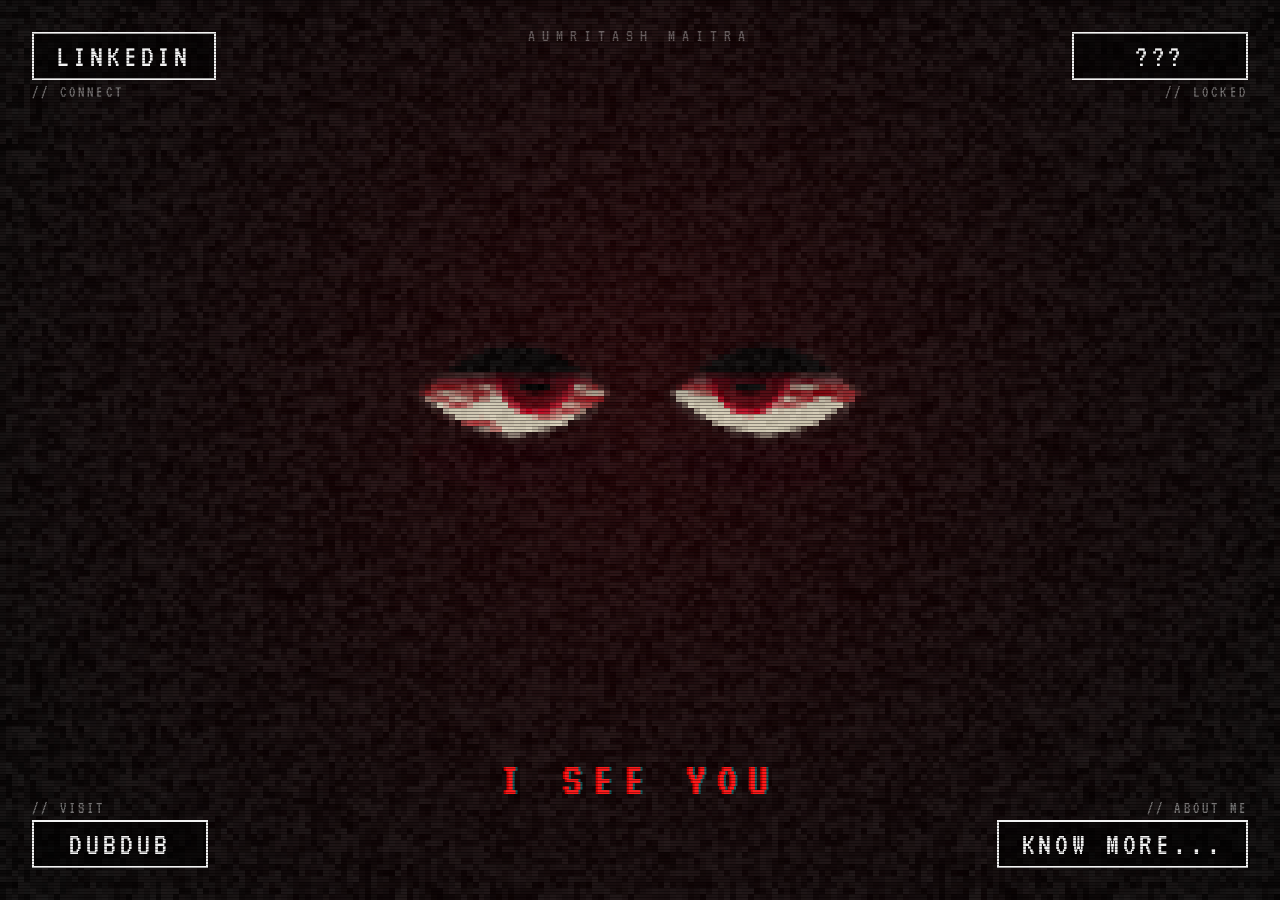
<file: index.html>
<!DOCTYPE html>
<html lang="en">
<head>
    <script src="assets/dead.js"></script>
    <meta charset="UTF-8">
    <meta name="viewport" content="width=device-width, initial-scale=1.0">
    <title>Aumritash Maitra - Product and growth at dubdub</title>
    <link rel="icon" href="/assets/favicon.svg" type="image/svg+xml">
    <meta name="description" content="Aumritash Maitra is a product and growth operator at dubdub in Bengaluru. Before that: Leagues ApS in Copenhagen (2024 to 2026) and CaptainSide, a gaming company he co-founded.">
    <link rel="canonical" href="https://aumritash.com/">
    <meta property="og:type" content="profile">
    <meta property="og:site_name" content="Aumritash Maitra">
    <meta property="og:title" content="Aumritash Maitra - Product and growth at dubdub">
    <meta property="og:description" content="Aumritash Maitra is a product and growth operator at dubdub in Bengaluru. Before that: Leagues ApS in Copenhagen (2024 to 2026) and CaptainSide, a gaming company he co-founded.">
    <meta property="og:url" content="https://aumritash.com/">
    <meta name="twitter:card" content="summary_large_image">
    <meta name="twitter:image" content="https://aumritash.com/assets/img/preview.png">
    <meta property="og:image" content="https://aumritash.com/assets/img/preview.png">
    <meta property="og:image:width" content="1200">
    <meta property="og:image:height" content="630">
    <meta property="og:image:alt" content="Two red eyes in the dark above the words I SEE YOU">
    <script type="application/ld+json">{"@context":"https://schema.org","@type":"Person","name":"Aumritash Maitra","url":"https://aumritash.com/","jobTitle":"Product and growth operator","worksFor":{"@type":"Organization","name":"dubdub"},"homeLocation":{"@type":"Place","name":"Bengaluru, India"},"description":"Aumritash Maitra is a product and growth operator at dubdub in Bengaluru. Before that: Leagues ApS in Copenhagen (2024 to 2026) and CaptainSide, a gaming company he co-founded.","sameAs":["https://www.linkedin.com/in/aumritashmaitra/"]}</script>
    <link rel="preconnect" href="https://fonts.googleapis.com">
    <link href="https://fonts.googleapis.com/css2?family=Nunito:wght@900&family=VT323&display=swap" rel="stylesheet">
    <style>
        :root {
            --red: #ff1a1a;
            --white: #f2f2f2;
            --linkedin: #0a66c2;
            --dub: #f4632b;
            --dub-brow: #c0391a;
        }

        * { margin: 0; padding: 0; box-sizing: border-box; }

        html, body { height: 100%; }

        body {
            background: #050505;
            color: var(--white);
            font-family: 'VT323', monospace;
            overflow: hidden;
            cursor: crosshair;
            -webkit-tap-highlight-color: transparent;
        }

        /* The whole scene is drawn small and blown up, PSX-style */
        #screen {
            position: fixed;
            inset: 0;
            width: 100%;
            height: 100%;
            image-rendering: pixelated;
            image-rendering: crisp-edges;
        }

        body.hit #screen { animation: hit 0.18s steps(3) 1; }

        /* Cut to black when heading into the chapters */
        body::before {
            content: '';
            position: fixed;
            inset: 0;
            background: #000;
            opacity: 0;
            pointer-events: none;
            z-index: 60;
            transition: opacity 0.5s steps(4);
        }

        body.leaving::before { opacity: 1; }

        @keyframes hit {
            0% { transform: translate(0, 0); }
            33% { transform: translate(-6px, 3px); }
            66% { transform: translate(5px, -4px); }
            100% { transform: translate(0, 0); }
        }

        /* Scanlines on top of everything */
        body::after {
            content: '';
            position: fixed;
            inset: 0;
            pointer-events: none;
            z-index: 50;
            background: repeating-linear-gradient(to bottom, rgba(0, 0, 0, 0.35) 0 1px, transparent 1px 3px);
        }

        .name {
            position: fixed;
            top: 1.7rem;
            left: 50%;
            transform: translateX(-50%);
            font-size: 1.1rem;
            letter-spacing: 0.4em;
            color: rgba(242, 242, 242, 0.35);
            z-index: 5;
            white-space: nowrap;
        }

        .caption {
            position: fixed;
            left: 0;
            right: 0;
            text-align: center;
            font-size: clamp(1.8rem, 4.5vw, 3rem);
            letter-spacing: 0.25em;
            color: var(--red);
            text-shadow: 2px 0 rgba(0, 255, 255, 0.35), -2px 0 rgba(255, 0, 0, 0.8);
            z-index: 5;
            pointer-events: none;
            animation: jitter 0.12s steps(2) infinite;
        }

        body.state-linkedin .caption,
        body.state-dubdub .caption { color: #fff; text-shadow: 2px 2px 0 rgba(0, 0, 0, 0.35); animation: none; }

        @keyframes jitter {
            0% { transform: translate(0, 0); }
            50% { transform: translate(1px, -1px); }
        }

        /* ── Corner buttons: ULTRAKILL menu style (white box, inverts on hover) ── */
        .corner {
            position: fixed;
            z-index: 10;
            text-decoration: none;
            display: flex;
            flex-direction: column;
            gap: 0.25rem;
        }

        .tl { top: 2rem; left: 2rem; }
        .tr { top: 2rem; right: 2rem; align-items: flex-end; }
        .bl { bottom: 2rem; left: 2rem; flex-direction: column-reverse; }
        .br { bottom: 2rem; right: 2rem; align-items: flex-end; flex-direction: column-reverse; }

        .btn {
            font-family: 'VT323', monospace;
            font-size: 2rem;
            line-height: 1;
            letter-spacing: 0.12em;
            text-transform: uppercase;
            color: var(--white);
            background: rgba(0, 0, 0, 0.55);
            border: 2px solid var(--white);
            padding: 0.4rem 1.4rem 0.35rem;
            min-width: 11rem;
            text-align: center;
            display: inline-flex;
            align-items: center;
            justify-content: center;
            gap: 0.6rem;
            white-space: nowrap;
        }

        .sub {
            font-size: 1rem;
            letter-spacing: 0.2em;
            color: rgba(242, 242, 242, 0.45);
        }

        .corner:hover .btn, .corner.active .btn {
            background: var(--white);
            color: #000;
        }

        .corner:hover .sub, .corner.active .sub { color: var(--red); }

        .corner:active .btn { background: var(--red); border-color: var(--red); color: #000; }

        /* After a first tap on a touch screen: the label under the button asks for the second one */
        .corner.armed .sub { color: var(--red); font-size: 1.25rem; letter-spacing: 0.16em; animation: tap-again 0.9s steps(1) infinite; }
        @keyframes tap-again { 0%, 60% { opacity: 1; } 61%, 100% { opacity: 0.35; } }
        @media (prefers-reduced-motion: reduce) { .corner.armed .sub { animation: none; } }

        .tr.active .btn { border-style: dashed; background: transparent; color: var(--red); border-color: var(--red); }

        .brand { display: none; }

        body.flooded .corner:not(.active) { opacity: 0.4; }

        /* LinkedIn: the button turns into LinkedIn */
        .tl.active .btn {
            font-family: -apple-system, 'Segoe UI', Roboto, Helvetica, Arial, sans-serif;
            font-size: 1.05rem;
            font-weight: 600;
            letter-spacing: 0;
            text-transform: none;
            background: #fff;
            color: var(--linkedin);
            border-color: #fff;
            border-radius: 999px;
            padding: 0.5rem 1.2rem 0.5rem 0.55rem;
            box-shadow: 0 6px 20px rgba(0, 0, 0, 0.25);
            min-width: 0;
        }

        .in-badge {
            width: 30px;
            height: 30px;
            border-radius: 6px;
            background: var(--linkedin);
            color: #fff;
            font-weight: 700;
            font-size: 1.15rem;
            display: inline-flex;
            align-items: center;
            justify-content: center;
        }

        /* dubdub: the button turns into dubdub */
        .bl.active .btn {
            font-family: 'Nunito', sans-serif;
            font-weight: 900;
            font-size: 1.35rem;
            letter-spacing: 0;
            text-transform: none;
            background: #fff8f0;
            color: var(--dub);
            border-color: #fff8f0;
            border-radius: 18px;
            box-shadow: 0 6px 0 var(--dub-brow);
            padding: 0.35rem 1.2rem 0.35rem 0.55rem;
            min-width: 0;
        }

        .dub-icon { width: 34px; height: 34px; }

        .corner.active .plain { display: none; }
        .corner.active .brand { display: inline-flex; align-items: center; gap: 0.6rem; }

        /* ── Style meter ── */
        .style {
            position: fixed;
            right: 2rem;
            top: 50%;
            transform: translateY(-50%);
            width: 13rem;
            z-index: 6;
            pointer-events: none;
            opacity: 0;
            transition: opacity 0.3s;
        }

        .style.on { opacity: 1; }

        .style-label {
            font-size: 1rem;
            letter-spacing: 0.3em;
            color: rgba(242, 242, 242, 0.5);
        }

        .style-rank {
            display: flex;
            align-items: baseline;
            gap: 0.6rem;
            line-height: 1;
        }

        .style-letter { font-size: 4.2rem; text-shadow: 3px 3px 0 #000; }
        .style-word { font-size: 1.5rem; letter-spacing: 0.12em; }

        .style-bar {
            height: 6px;
            background: rgba(255, 255, 255, 0.15);
            margin-top: 0.3rem;
        }

        .style-bar span { display: block; height: 100%; width: 0; }

        .style.bump .style-letter { animation: bump 0.2s ease-out; }

        @keyframes bump {
            0% { transform: scale(1.5); }
            100% { transform: scale(1); }
        }

        /* ── Phones ── */
        @media (max-width: 640px) {
            .tl { top: 1rem; left: 1rem; }
            .tr { top: 1rem; right: 1rem; }
            .bl { bottom: 1rem; left: 1rem; }
            .br { bottom: 1rem; right: 1rem; }
            .btn { font-size: 1.35rem; padding: 0.3rem 0.7rem 0.25rem; min-width: 0; }
            .sub { font-size: 0.85rem; letter-spacing: 0.1em; }
            .tl.active .btn { font-size: 0.9rem; }
            .bl.active .btn { font-size: 1rem; }
            .in-badge { width: 24px; height: 24px; font-size: 0.95rem; }
            .dub-icon { width: 26px; height: 26px; }
            .name { top: 5.2rem; font-size: 0.95rem; letter-spacing: 0.25em; }
            .style { right: 1rem; top: auto; bottom: 6.5rem; transform: none; width: 9rem; }
            .style-letter { font-size: 2.8rem; }
            .style-word { font-size: 1.1rem; }
        }

        @media (prefers-reduced-motion: reduce) {
            .caption, body.hit #screen { animation: none !important; }
        }
    </style>
</head>
<body class="state-idle">
    <noscript>
        <h1>Aumritash Maitra</h1>
        <p>Product and growth operator at dubdub, in Bengaluru. Before that, Partnerships &amp; Product Manager at Leagues ApS in Copenhagen (2024 to 2026), and Co-Founder &amp; COO of CaptainSide.</p>
        <p><a href="work/">The Work</a> · <a href="games/">The Games</a> · <a href="stories/">The Stories</a> · <a href="https://www.linkedin.com/in/aumritashmaitra/">LinkedIn</a></p>
    </noscript>
    <script src="assets/track.js"></script>
    <script src="assets/warm.js" data-for="flame" defer></script>
    <canvas id="screen" aria-hidden="true"></canvas>

    <p class="name">AUMRITASH MAITRA</p>
    <p class="caption" id="caption">I SEE YOU</p>

    <div class="style" id="style" aria-hidden="true">
        <div class="style-label">STYLE</div>
        <div class="style-rank"><span class="style-letter" id="styleLetter">D</span><span class="style-word" id="styleWord">DISTANT</span></div>
        <div class="style-bar"><span id="styleBar"></span></div>
    </div>

    <!-- Top left: LinkedIn -->
    <a class="corner tl" data-state="linkedin" href="https://www.linkedin.com/in/aumritashmaitra/" target="_blank" rel="noopener" aria-label="Aumritash Maitra on LinkedIn">
        <span class="btn">
            <span class="plain">LinkedIn</span>
            <span class="brand"><span class="in-badge">in</span>Connect with Aumritash</span>
        </span>
        <span class="sub">// CONNECT</span>
    </a>

    <!-- Top right: still being decided -->
    <a class="corner tr" data-state="tbd" href="#" aria-label="Coming soon">
        <span class="btn">???</span>
        <span class="sub">// LOCKED</span>
    </a>

    <!-- Bottom left: dubdub -->
    <a class="corner bl" data-state="dubdub" href="https://dubdub.app.link/aumweb" target="_blank" rel="noopener" aria-label="dubdub (play it)">
        <span class="btn">
            <span class="plain">dubdub</span>
            <span class="brand">
                <svg class="dub-icon" viewBox="150 200 780 660" aria-hidden="true">
                    <defs>
                        <linearGradient id="dubFlame" gradientUnits="userSpaceOnUse" x1="300" y1="232" x2="760" y2="843"><stop offset="0" stop-color="#ff5a2a"/><stop offset="0.55" stop-color="#e55e2e"/><stop offset="1" stop-color="#ef942a"/></linearGradient>
                        <clipPath id="dubEyeL"><ellipse cx="342" cy="564" rx="104" ry="62"/></clipPath>
                        <clipPath id="dubEyeR"><ellipse cx="632" cy="564" rx="104" ry="62"/></clipPath>
                    </defs>
                    <path fill="url(#dubFlame)" stroke="#d14a1a" stroke-width="10" d="M375 843 C260 843 165 750 165 610 C165 480 262 395 380 392 C410 391 425 395 432 398 C460 300 540 235 640 232 C668 231 686 252 686 275 L686 328 L680 352 C730 280 790 232 868 232 C894 232 915 253 915 280 L915 625 C915 745 820 843 705 843 Z"/>
                    <path d="M248 422 Q345 370 436 422 M522 456 Q635 380 742 456" stroke="#a02800" stroke-width="24" stroke-linecap="round" fill="none"/>
                    <ellipse cx="342" cy="564" rx="104" ry="62" fill="#efefef"/><ellipse cx="632" cy="564" rx="104" ry="62" fill="#efefef"/>
                    <circle cx="284" cy="569" r="46" fill="#2b0a02" clip-path="url(#dubEyeL)"/><circle cx="574" cy="569" r="46" fill="#2b0a02" clip-path="url(#dubEyeR)"/>
                </svg>
                dubdub
            </span>
        </span>
        <span class="sub">// VISIT</span>
    </a>

    <!-- Bottom right: Know more -->
    <a class="corner br" data-state="more" href="more/" aria-label="Know more about Aumritash">
        <span class="btn">Know more...</span>
        <span class="sub">// ABOUT ME</span>
    </a>

    <script>
    (() => {
        const canvas = document.getElementById('screen');
        const ctx = canvas.getContext('2d');
        const body = document.body;
        const captionEl = document.getElementById('caption');
        const reduce = matchMedia('(prefers-reduced-motion: reduce)').matches;
        const touch = matchMedia('(hover: none)').matches;

        // ── Low-res canvas: P screen pixels per canvas pixel ──
        let P, cw, ch, u, cx, cy;
        function resize() {
            P = Math.max(2, Math.round(Math.min(innerWidth, innerHeight) / 160));
            cw = Math.ceil(innerWidth / P);
            ch = Math.ceil(innerHeight / P);
            canvas.width = cw;
            canvas.height = ch;
            u = Math.min(cw, ch) / 100;
            cx = cw / 2;
            cy = ch * 0.44;
            captionEl.style.top = ((cy + 40 * u) * P) + 'px';
        }
        resize();
        addEventListener('resize', resize);

        // Seeded random so veins and teeth stay the same every frame
        function rng(seed) { return () => (seed = (seed * 16807) % 2147483647) / 2147483647; }

        function makeVeins(seed) {
            const r = rng(seed), veins = [];
            for (let i = 0; i < 9; i++) {
                const side = r() < 0.5 ? -1 : 1;
                let x = side * (0.95 + r() * 0.1), y = (r() - 0.5) * 0.8;
                const pts = [[x, y]];
                for (let s = 0; s < 4; s++) {
                    x -= side * (0.12 + r() * 0.15);
                    y += (r() - 0.5) * 0.35;
                    pts.push([x, y]);
                }
                veins.push(pts);
            }
            return veins;
        }

        const eyes = [
            { side: -1, veins: makeVeins(7), lx: 0, ly: 0 },
            { side: 1, veins: makeVeins(19), lx: 0, ly: 0 }
        ];
        const toothRand = rng(42);
        const toothLen = Array.from({ length: 40 }, () => 0.7 + toothRand() * 0.6);

        // ── Input ──
        let pointer = null, lastMove = performance.now(), lastSpeed = 0;
        addEventListener('pointermove', e => {
            const p = { x: e.clientX / P, y: e.clientY / P };
            if (pointer) lastSpeed = Math.hypot(p.x - pointer.x, p.y - pointer.y);
            if (performance.now() - lastMove > 6000) glitch(260);
            pointer = p;
            lastMove = performance.now();
            addStyle(Math.min(lastSpeed, 20) * 0.35);
        });
        addEventListener('pointerdown', e => {
            pointer = { x: e.clientX / P, y: e.clientY / P };
            lastMove = performance.now();
        });

        // ── State ──
        let state = 'idle', stateSince = performance.now();
        const flood = { color: null, x: 0, y: 0, p: 0, target: 0 };
        const FLOODS = { linkedin: '#0a66c2', dubdub: 'dub' };

        function setState(name, corner) {
            if (name === state) return;
            state = name;
            stateSince = performance.now();
            body.className = 'state-' + name + (FLOODS[name] ? ' flooded' : '') + (body.classList.contains('leaving') ? ' leaving' : '');
            document.querySelectorAll('.corner').forEach(c => c.classList.toggle('active', c === corner));
            if (FLOODS[name]) {
                const r = corner.getBoundingClientRect();
                flood.color = FLOODS[name];
                flood.x = (r.left + r.width / 2) / P;
                flood.y = (r.top + r.height / 2) / P;
                flood.target = 1;
            } else {
                flood.target = 0;
            }
            if (name !== 'idle') { hit(); addStyle(45); }
            glitch(name === 'idle' ? 90 : 160);
        }

        function hit() {
            if (reduce) return;
            body.classList.remove('hit');
            void body.offsetWidth;
            body.classList.add('hit');
        }

        // A finger has no hover. The first tap on a button shows what a mouse would see on hovering (the button and
        // the whole screen change) and the label under it asks for a second tap; the second tap follows the link.
        // Which it was is read from the press itself, since some phones claim to have a mouse.
        let fingerAt = -1e9, armed = null;
        const byFinger = () => touch || performance.now() - fingerAt < 1200;
        addEventListener('pointerdown', e => { fingerAt = e.pointerType === 'mouse' ? -1e9 : performance.now(); }, true);
        function arm(corner) {
            if (armed === corner) return;
            if (armed) { armed.classList.remove('armed'); armed.querySelector('.sub').textContent = armed.dataset.sub; }
            armed = corner;
            if (!corner) return;
            const sub = corner.querySelector('.sub');
            corner.dataset.sub = sub.textContent;
            corner.classList.add('armed');
            if (corner.getAttribute('href') !== '#') sub.textContent = '> TAP AGAIN TO OPEN';
        }
        document.querySelectorAll('.corner').forEach(corner => {
            corner.addEventListener('mouseenter', () => { if (!byFinger()) setState(corner.dataset.state, corner); });
            corner.addEventListener('mouseleave', () => { if (!byFinger()) setState('idle', null); });
            corner.addEventListener('focus', () => { if (!byFinger()) setState(corner.dataset.state, corner); });
            corner.addEventListener('blur', () => { if (!byFinger()) setState('idle', null); });
            corner.addEventListener('click', e => {
                if (byFinger() && armed !== corner) {
                    e.preventDefault();
                    setState(corner.dataset.state, corner);
                    arm(corner);
                    if (corner.getAttribute('href') === '#') { glitch(300); hit(); }
                    return;
                }
                if (corner.getAttribute('href') === '#') { e.preventDefault(); glitch(300); hit(); return; }
                // Know more: glitch, cut to black, then go to the chapter select
                if (corner.dataset.state === 'more' && !e.defaultPrevented && !reduce) {
                    e.preventDefault();
                    glitch(700);
                    hit();
                    body.classList.add('leaving');
                    setTimeout(() => { location.href = corner.href; }, 650);
                }
            });
        });
        document.addEventListener('click', e => { if (armed && !e.target.closest('.corner')) { arm(null); setState('idle', null); } });
        // Coming back to this page (from the other tab, or with Back): nothing is left half-pressed
        addEventListener('pageshow', () => { if (armed) { arm(null); setState('idle', null); } });
        document.addEventListener('visibilitychange', () => { if (!document.hidden && armed) { arm(null); setState('idle', null); } });

        // ── Glitch + flicker timers ──
        let glitchUntil = 0, flickerUntil = 0;
        function glitch(ms) { if (!reduce) glitchUntil = Math.max(glitchUntil, performance.now() + ms); }

        // ── Blinking ──
        let blinkStart = -1;
        function scheduleBlink() {
            blinkStart = performance.now();
            const twice = Math.random() < 0.2;
            setTimeout(scheduleBlink, twice ? 320 : 2200 + Math.random() * 4000);
        }
        setTimeout(scheduleBlink, 1500);
        function blinkAmount(now) {
            const t = (now - blinkStart) / 200;
            return t < 0 || t > 1 ? 0 : Math.sin(t * Math.PI);
        }

        // ── Eyes in the dark ──
        const lurkers = [];
        let nextLurker = performance.now() + 2500;

        // ── Noise texture ──
        const noise = document.createElement('canvas');
        noise.width = noise.height = 96;
        const nctx = noise.getContext('2d');
        const nimg = nctx.createImageData(96, 96);
        function refreshNoise() {
            const d = nimg.data;
            for (let i = 0; i < d.length; i += 4) {
                const v = Math.random() * 255;
                d[i] = d[i + 1] = d[i + 2] = v;
                d[i + 3] = 255;
            }
            nctx.putImageData(nimg, 0, 0);
        }

        // ── Drawing helpers ──
        function almond(x, y, W, H) {
            ctx.beginPath();
            ctx.moveTo(x - W, y);
            ctx.quadraticCurveTo(x, y - H * 2, x + W, y);
            ctx.quadraticCurveTo(x, y + H * 1.6, x - W, y);
            ctx.closePath();
        }

        function drawEye(eye, x, y, o) {
            const H = o.H * o.open;
            if (H < 0.4) {
                ctx.strokeStyle = o.outline;
                ctx.lineWidth = Math.max(1, 0.6 * u);
                ctx.beginPath(); ctx.moveTo(x - o.W, y); ctx.lineTo(x + o.W, y); ctx.stroke();
                return;
            }
            ctx.save();
            almond(x, y, o.W, H);
            ctx.fillStyle = o.sclera;
            ctx.fill();
            ctx.clip();

            if (o.veins) {
                ctx.strokeStyle = 'rgba(160, 0, 12, 0.8)';
                ctx.lineWidth = Math.max(1, 0.35 * u);
                for (const v of eye.veins) {
                    ctx.beginPath();
                    v.forEach(([vx, vy], i) => (i ? ctx.lineTo : ctx.moveTo).call(ctx, x + vx * o.W, y + vy * o.H));
                    ctx.stroke();
                }
            }

            const ix = x + eye.lx, iy = y + eye.ly;
            ctx.fillStyle = o.iris;
            ctx.beginPath(); ctx.arc(ix, iy, o.irisR, 0, Math.PI * 2); ctx.fill();
            if (o.ring) {
                ctx.strokeStyle = o.ring;
                ctx.lineWidth = Math.max(1, 0.5 * u);
                ctx.stroke();
            }
            ctx.fillStyle = '#000';
            ctx.beginPath(); ctx.arc(ix, iy, o.pupilR, 0, Math.PI * 2); ctx.fill();
            ctx.fillStyle = 'rgba(255,255,255,0.85)';
            ctx.fillRect(Math.round(ix - o.irisR * 0.45), Math.round(iy - o.irisR * 0.5), Math.max(1, u * 0.7), Math.max(1, u * 0.7));

            // Depth shadow under the upper lid
            const g = ctx.createLinearGradient(0, y - H, 0, y + H * 0.2);
            g.addColorStop(0, 'rgba(0,0,0,0.75)');
            g.addColorStop(1, 'rgba(0,0,0,0)');
            ctx.fillStyle = g;
            ctx.fillRect(x - o.W, y - H * 2, o.W * 2, H * 2.2);

            // Heavy, flat upper lid for the suspicious look
            if (o.susp > 0) {
                const lidY = y - H + H * 1.5 * o.susp;
                ctx.fillStyle = o.lid;
                ctx.fillRect(x - o.W - 2, y - H * 3, o.W * 2 + 4, lidY - (y - H * 3));
                ctx.fillStyle = o.lidRim;
                ctx.fillRect(x - o.W - 2, lidY, o.W * 2 + 4, Math.max(1, 0.5 * u));
            }
            ctx.restore();

            almond(x, y, o.W, H);
            ctx.strokeStyle = o.outline;
            ctx.lineWidth = Math.max(1, 0.6 * u);
            ctx.stroke();
        }

        function bezier(p0, p1, p2, t) {
            const a = (1 - t) * (1 - t), b = 2 * (1 - t) * t, c = t * t;
            return [a * p0[0] + b * p1[0] + c * p2[0], a * p0[1] + b * p1[1] + c * p2[1]];
        }

        function drawGrin(k, now) {
            const j = reduce ? 0 : 0.5 * u;
            const ox = (Math.random() - 0.5) * j, oy = (Math.random() - 0.5) * j;
            const w = 42 * u * k;
            const L = [cx - w + ox, cy + 3 * u + oy], R = [cx + w + ox, cy + 3 * u + oy];
            const upC = [cx + ox, cy + 22 * u + oy];
            const loC = [cx + ox, cy + (22 + 36 * k) * u + oy];

            ctx.save();
            ctx.beginPath();
            ctx.moveTo(...L);
            ctx.quadraticCurveTo(...upC, ...R);
            ctx.quadraticCurveTo(...loC, ...L);
            ctx.closePath();
            ctx.fillStyle = '#0b0000';
            ctx.fill();
            ctx.save();
            ctx.clip();

            // Gums
            ctx.strokeStyle = '#5a0010';
            ctx.lineWidth = 3 * u * k;
            ctx.beginPath(); ctx.moveTo(...L); ctx.quadraticCurveTo(...upC, ...R); ctx.stroke();
            ctx.beginPath(); ctx.moveTo(...L); ctx.quadraticCurveTo(...loC, ...R); ctx.stroke();

            // Too many teeth
            const n = Math.round(12 + 18 * k);
            for (const [ctrl, dir, off] of [[upC, 1, 0], [loC, -1, 20]]) {
                for (let i = 0; i < n; i++) {
                    const a = i / n, b = (i + 1) / n;
                    const p1 = bezier(L, ctrl, R, a), p2 = bezier(L, ctrl, R, b), m = bezier(L, ctrl, R, (a + b) / 2);
                    const len = 5.5 * u * k * toothLen[(i + off) % 40] * (1 - Math.abs(a + b - 1) * 0.5);
                    ctx.beginPath();
                    ctx.moveTo(...p1);
                    ctx.lineTo(m[0], m[1] + dir * len);
                    ctx.lineTo(...p2);
                    ctx.closePath();
                    ctx.fillStyle = i % 5 === 2 ? '#c9b98f' : '#e8dcc0';
                    ctx.fill();
                    ctx.strokeStyle = '#2a1a10';
                    ctx.lineWidth = Math.max(1, 0.3 * u);
                    ctx.stroke();
                }
            }
            ctx.restore();

            ctx.strokeStyle = '#3a0008';
            ctx.lineWidth = Math.max(1, 0.7 * u);
            ctx.stroke();
            // Creases at the corners, pulled up far too high
            ctx.beginPath();
            ctx.moveTo(...L); ctx.lineTo(L[0] - 3 * u * k, L[1] - 5 * u * k);
            ctx.moveTo(...R); ctx.lineTo(R[0] + 3 * u * k, R[1] - 5 * u * k);
            ctx.stroke();
            ctx.restore();
        }

        function drawHuman(now) {
            ctx.save();
            ctx.translate(cx, cy);
            ctx.scale(0.72, 0.72);
            ctx.translate(-cx, -cy - 6 * u);
            const lw = Math.max(1, 0.8 * u);
            ctx.lineWidth = lw;
            ctx.strokeStyle = '#fff';
            ctx.lineCap = 'round';
            ctx.lineJoin = 'round';
            // Head
            ctx.beginPath();
            ctx.ellipse(cx, cy + 6 * u, 29 * u, 37 * u, 0, 0, Math.PI * 2);
            ctx.fillStyle = 'rgba(255,255,255,0.07)';
            ctx.fill();
            ctx.stroke();
            // Hair
            ctx.beginPath();
            ctx.ellipse(cx, cy + 6 * u, 30.5 * u, 38.5 * u, 0, Math.PI, Math.PI * 2);
            ctx.quadraticCurveTo(cx + 14 * u, cy - 21 * u, cx, cy - 17 * u);
            ctx.quadraticCurveTo(cx - 16 * u, cy - 22 * u, cx - 30.5 * u, cy + 6 * u);
            ctx.fillStyle = '#083b70';
            ctx.fill();
            ctx.stroke();
            // Ears
            ctx.beginPath();
            ctx.arc(cx - 29 * u, cy + 8 * u, 4 * u, Math.PI * 0.5, Math.PI * 1.5);
            ctx.moveTo(cx + 29 * u, cy + 4 * u);
            ctx.arc(cx + 29 * u, cy + 8 * u, 4 * u, -Math.PI * 0.5, Math.PI * 0.5);
            ctx.stroke();
            // Brows, nose, mouth
            ctx.lineWidth = lw * 1.6;
            ctx.beginPath();
            ctx.moveTo(cx - 22 * u, cy - 9 * u); ctx.lineTo(cx - 7 * u, cy - 7.5 * u);
            ctx.moveTo(cx + 7 * u, cy - 7.5 * u); ctx.lineTo(cx + 22 * u, cy - 9 * u);
            ctx.stroke();
            ctx.lineWidth = lw;
            ctx.beginPath();
            ctx.moveTo(cx, cy + 5 * u); ctx.lineTo(cx - 2.5 * u, cy + 14 * u); ctx.lineTo(cx + 1.5 * u, cy + 14.5 * u);
            ctx.moveTo(cx - 7 * u, cy + 24 * u); ctx.lineTo(cx + 7 * u, cy + 24 * u);
            ctx.stroke();

            // Eyes behind the glasses
            for (const eye of eyes) {
                drawEye(eye, cx + eye.side * 14 * u, cy, {
                    W: 7 * u, H: 3.8 * u, open: 1 - blinkAmount(now) * 0.95, susp: 0.1,
                    sclera: '#f4f4f4', iris: '#3b2a1e', ring: null, irisR: 2.8 * u, pupilR: 1.3 * u,
                    veins: false, outline: '#ffffff', lid: '#0a66c2', lidRim: '#0a66c2'
                });
            }

            // Sharp glasses with a glint sweeping across
            ctx.lineWidth = lw * 1.5;
            for (const s of [-1, 1]) ctx.strokeRect(cx + s * 14 * u - 10 * u, cy - 6 * u, 20 * u, 11 * u);
            ctx.beginPath();
            ctx.moveTo(cx - 4 * u, cy - 2 * u); ctx.lineTo(cx + 4 * u, cy - 2 * u);
            ctx.moveTo(cx - 24 * u, cy - 3 * u); ctx.lineTo(cx - 29 * u, cy - 1 * u);
            ctx.moveTo(cx + 24 * u, cy - 3 * u); ctx.lineTo(cx + 29 * u, cy - 1 * u);
            ctx.stroke();
            const sweep = ((now / 1400) % 1.6) - 0.3;
            ctx.save();
            ctx.beginPath();
            for (const s of [-1, 1]) ctx.rect(cx + s * 14 * u - 10 * u, cy - 6 * u, 20 * u, 11 * u);
            ctx.clip();
            ctx.strokeStyle = 'rgba(255,255,255,0.7)';
            ctx.lineWidth = 2 * u;
            ctx.beginPath();
            const gx = cx - 26 * u + sweep * 52 * u;
            ctx.moveTo(gx, cy + 6 * u); ctx.lineTo(gx + 6 * u, cy - 7 * u);
            ctx.stroke();
            ctx.restore();

            // Collar
            ctx.lineWidth = lw;
            ctx.beginPath();
            ctx.moveTo(cx - 10 * u, cy + 42 * u); ctx.lineTo(cx - 10 * u, cy + 50 * u);
            ctx.moveTo(cx + 10 * u, cy + 42 * u); ctx.lineTo(cx + 10 * u, cy + 50 * u);
            ctx.moveTo(cx - 22 * u, cy + 54 * u); ctx.lineTo(cx, cy + 46 * u); ctx.lineTo(cx + 22 * u, cy + 54 * u);
            ctx.stroke();
            ctx.restore();
        }

        // Dubby, traced from the official artwork (1080×1080 coordinates)
        const DUBBY = new Path2D('M375 843 C260 843 165 750 165 610 C165 480 262 395 380 392 C410 391 425 395 432 398 C460 300 540 235 640 232 C668 231 686 252 686 275 L686 328 L680 352 C730 280 790 232 868 232 C894 232 915 253 915 280 L915 625 C915 745 820 843 705 843 Z');
        const DUB_BROWS = new Path2D('M248 422 Q345 370 436 422 M522 456 Q635 380 742 456');
        const DUB_EYES = [[342, 564], [632, 564]];

        function drawDubby(now) {
            const k = 54 * u / 750;
            const ox = cx - 540 * k, oy = cy - 538 * k;
            const bounce = reduce ? 0 : Math.sin(now / 260) * 0.8 * u;
            ctx.save();
            ctx.translate(ox, oy + bounce);
            ctx.scale(k, k);
            const g = ctx.createLinearGradient(300, 232, 760, 843);
            g.addColorStop(0, '#ff5a2a');
            g.addColorStop(0.55, '#e55e2e');
            g.addColorStop(1, '#ef942a');
            // Shadow and cream rim so he stands out on the orange flood
            ctx.save();
            ctx.translate(14, 20);
            ctx.fillStyle = 'rgba(90, 20, 0, 0.35)';
            ctx.fill(DUBBY);
            ctx.restore();
            ctx.strokeStyle = '#fff3e6';
            ctx.lineWidth = 30;
            ctx.stroke(DUBBY);
            ctx.fillStyle = g;
            ctx.fill(DUBBY);
            ctx.strokeStyle = '#d14a1a';
            ctx.lineWidth = 10;
            ctx.stroke(DUBBY);
            ctx.lineCap = 'round';
            ctx.strokeStyle = '#a02800';
            ctx.lineWidth = 24;
            ctx.stroke(DUB_BROWS);
            // Side-eye: pupils slide inside the eye and get cut off by its edge
            const open = 1 - blinkAmount(now) * 0.92;
            const px = Math.max(-58, Math.min(58, eye0x() * 58));
            const py = Math.max(-14, Math.min(14, eye0y() * 14));
            for (const [ex, ey] of DUB_EYES) {
                ctx.save();
                ctx.beginPath();
                ctx.ellipse(ex, ey, 104, 62 * open, 0, 0, Math.PI * 2);
                ctx.fillStyle = '#efefef';
                ctx.fill();
                ctx.clip();
                ctx.fillStyle = '#2b0a02';
                ctx.beginPath();
                ctx.ellipse(ex + px, ey + py, 46, 46, 0, 0, Math.PI * 2);
                ctx.fill();
                ctx.restore();
            }
            ctx.restore();
        }

        // How far the main eyes are looking, as -1..1
        function eye0x() { return eyes[0].lx / Math.max(1, 6 * u); }
        function eye0y() { return eyes[0].ly / Math.max(1, 2.7 * u); }

        // ── Style meter ──
        const RANKS = [
            [20, 'D', 'DISTANT', '#4aa3ff'],
            [70, 'C', 'CURIOUS', '#3dd96b'],
            [130, 'B', 'BOLD', '#ffd23d'],
            [200, 'A', 'ANXIOUS', '#ff8a2b'],
            [280, 'S', 'SEEN', '#ff2b2b'],
            [360, 'SS', 'STALKED', '#ff2b2b'],
            [440, 'SSS', 'SSSURROUNDED', '#ffd400']
        ];
        let style = 0, rankIdx = -1;
        const styleEl = document.getElementById('style');
        const letterEl = document.getElementById('styleLetter');
        const wordEl = document.getElementById('styleWord');
        const barEl = document.getElementById('styleBar');
        function addStyle(n) { style = Math.min(520, style + n); }
        function updateStyle(dt) {
            style = Math.max(0, style - dt * 22);
            let idx = -1;
            RANKS.forEach((r, i) => { if (style >= r[0]) idx = i; });
            styleEl.classList.toggle('on', idx >= 0);
            if (idx !== rankIdx && idx >= 0) {
                const [, letter, word, color] = RANKS[idx];
                letterEl.textContent = letter;
                wordEl.textContent = word;
                letterEl.style.color = color;
                wordEl.style.color = color;
                barEl.style.background = color;
                if (idx > rankIdx) { styleEl.classList.remove('bump'); void styleEl.offsetWidth; styleEl.classList.add('bump'); }
            }
            rankIdx = idx;
            if (idx >= 0) {
                const lo = RANKS[idx][0], hi = RANKS[idx + 1] ? RANKS[idx + 1][0] : 520;
                barEl.style.width = (100 * (style - lo) / (hi - lo)) + '%';
            }
        }

        // ── Captions ──
        // Someone who climbed the tower and kept the place alive is greeted differently
        const KEPT = window.aumEnd && window.aumEnd.c === 'keep' ? String(window.aumEnd.n || '').toUpperCase().slice(0, 16) || 'TRAVELLER' : '';
        function captionFor(idleSec) {
            if (state === 'linkedin') return 'STRICTLY BUSINESS';
            if (state === 'dubdub') return "HI! I'M DUBBY";
            if (state === 'more') return 'WANT TO KNOW MORE?';
            if (state === 'tbd') return 'NOT YET';
            if (KEPT) return idleSec > 14 ? 'STAY A WHILE' : idleSec > 6 ? `I REMEMBER YOU, ${KEPT}` : 'THE FIRE HOLDS';
            if (idleSec > 14) return 'CLOSER';
            if (idleSec > 6) return "DON'T MOVE";
            return 'I SEE YOU';
        }

        // ── Main loop ──
        let zoom = 1, grin = 0, last = performance.now(), frameNo = 0, wander = null, nextWander = 0;

        function frame(now) {
            const dt = Math.min(0.25, (now - last) / 1000);
            last = now;
            frameNo++;
            // Time-based easing, so slow devices animate at the same speed
            const ease = rate => 1 - Math.exp(-dt * rate);
            const idleSec = (now - lastMove) / 1000;
            const scary = state === 'idle' || state === 'more' || state === 'tbd';

            const cap = captionFor(idleSec);
            if (captionEl.textContent !== cap) captionEl.textContent = cap;

            // The face creeps closer while you sit still
            const zoomTarget = state === 'idle' && idleSec > 6 ? Math.min(1.4, 1 + (idleSec - 6) * 0.035) : 1;
            zoom += (zoomTarget - zoom) * ease(zoomTarget > zoom ? 0.6 : 15);
            grin += ((state === 'more' ? 1 : 0) - grin) * ease(state === 'more' ? 7 : 18);
            flood.p += (flood.target - flood.p) * ease(8);

            // Random flicker and glitches
            if (!reduce) {
                if (Math.random() < (state === 'tbd' ? 0.02 : 0.004)) flickerUntil = now + 40 + Math.random() * 140;
                if (Math.random() < (state === 'tbd' ? 0.03 : 0.003)) glitch(80 + Math.random() * 150);
            }

            // Background: dark room, a slow red pulse
            ctx.globalCompositeOperation = 'source-over';
            ctx.globalAlpha = 1;
            ctx.fillStyle = '#040303';
            ctx.fillRect(0, 0, cw, ch);
            const pulse = 0.22 + 0.1 * Math.sin(now / 700) + (state === 'more' ? 0.2 + 0.1 * Math.sin(now / 90) : 0);
            const bg = ctx.createRadialGradient(cx, cy, 0, cx, cy, Math.max(cw, ch) * 0.75);
            bg.addColorStop(0, `rgba(110, 0, 8, ${pulse})`);
            bg.addColorStop(0.6, `rgba(40, 0, 4, ${pulse * 0.6})`);
            bg.addColorStop(1, 'rgba(0, 0, 0, 0)');
            ctx.fillStyle = bg;
            ctx.fillRect(0, 0, cw, ch);

            // Brand flood from the hovered corner
            if (flood.p > 0.005 && flood.color) {
                const R = Math.hypot(cw, ch) * flood.p;
                if (flood.color === 'dub') {
                    const g = ctx.createLinearGradient(0, 0, cw * 0.4, ch);
                    g.addColorStop(0, '#f4632b');
                    g.addColorStop(1, '#f7a82e');
                    ctx.fillStyle = g;
                } else {
                    ctx.fillStyle = flood.color;
                }
                ctx.beginPath(); ctx.arc(flood.x, flood.y, R, 0, Math.PI * 2); ctx.fill();
            }

            // Where to look
            let look = pointer;
            if (!look || idleSec > 4) {
                if (!wander || now > nextWander) {
                    wander = { x: Math.random() * cw, y: Math.random() * ch };
                    nextWander = now + 1500 + Math.random() * 2500;
                }
                look = idleSec > 6 ? { x: cx, y: ch * 2 } : wander;   // when you freeze, it stares straight at you
            }

            const W = 11 * u * zoom, H = 6 * u * zoom;
            for (const eye of eyes) {
                const ex = cx + eye.side * 14 * u * zoom;
                const dx = look.x - ex, dy = look.y - cy;
                const len = Math.hypot(dx, dy) || 1;
                const pull = Math.min(1, len / (40 * u));
                let tx = dx / len * (W - 5 * u) * pull, ty = dy / len * H * 0.45 * pull;
                if (idleSec > 6 && state === 'idle') { tx = 0; ty = 0; }
                if (state === 'more' && !reduce) { tx += (Math.random() - 0.5) * u; ty += (Math.random() - 0.5) * u; }
                const k = ease(state === 'more' ? 40 : 11);
                eye.lx += (tx - eye.lx) * k;
                eye.ly += (ty - eye.ly) * k;
            }

            if (state === 'linkedin' && flood.p > 0.3) {
                drawHuman(now);
            } else if (state === 'dubdub' && flood.p > 0.3) {
                drawDubby(now);
            } else {
                // Lurkers: other eyes opening in the dark
                if (scary && now > nextLurker && !reduce) {
                    let lx, ly, tries = 0;
                    do { lx = Math.random() * cw; ly = Math.random() * ch; tries++; }
                    while (tries < 20 && (Math.hypot(lx - cx, (ly - cy) * 1.4) < 45 * u || lx < 30 || lx > cw - 30 || ly < 18 || ly > ch - 18));
                    lurkers.push({ x: lx, y: ly, s: (1 + Math.random() * 1.5) * u, born: now, life: 1600 + Math.random() * 2200 });
                    nextLurker = now + (idleSec > 6 ? 500 : 1800) + Math.random() * (idleSec > 6 ? 900 : 3500);
                }
                for (let i = lurkers.length - 1; i >= 0; i--) {
                    const l = lurkers[i], t = (now - l.born) / l.life;
                    if (t > 1 || !scary) { lurkers.splice(i, 1); continue; }
                    const open = Math.min(1, t * 6, (1 - t) * 6);
                    ctx.fillStyle = '#ff1a1a';
                    ctx.shadowColor = '#ff0000';
                    ctx.shadowBlur = 4;
                    for (const s of [-1, 1]) {
                        ctx.beginPath();
                        ctx.ellipse(l.x + s * l.s * 2, l.y, l.s, Math.max(0.3, l.s * 0.45 * open), 0, 0, Math.PI * 2);
                        ctx.fill();
                    }
                    ctx.shadowBlur = 0;
                }

                // Dark bags under the eyes
                ctx.fillStyle = 'rgba(30, 0, 4, 0.8)';
                for (const eye of eyes) {
                    ctx.beginPath();
                    ctx.ellipse(cx + eye.side * 14 * u * zoom, cy + H * 0.9, W * 1.05, H * 0.9, 0, 0, Math.PI);
                    ctx.fill();
                }

                const blink = blinkAmount(now);
                const near = pointer ? Math.hypot(pointer.x - cx, pointer.y - cy) : 999;
                // Pupils shrink to pinpricks as the cursor gets close
                const pupil = state === 'more' ? 0.6 * u : Math.min(2.2 * u, 0.8 * u + near / (60 * u) * 1.4 * u);
                for (const eye of eyes) {
                    drawEye(eye, cx + eye.side * 14 * u * zoom, cy, {
                        W, H,
                        open: (state === 'more' ? 1.25 : 1) * (1 - blink),
                        susp: state === 'more' ? 0 : state === 'tbd' ? 0.75 : 0.42,
                        sclera: '#d9cfb8', iris: '#5c0009', ring: '#c4001c',
                        irisR: 4.3 * u * zoom, pupilR: pupil * zoom,
                        veins: true, outline: '#1a0003', lid: '#060303', lidRim: '#4a000c'
                    });
                }

                if (grin > 0.02) drawGrin(grin, now);
            }

            // Film grain
            if (frameNo % 2 === 0) refreshNoise();
            ctx.globalAlpha = state === 'tbd' ? 0.18 : 0.09;
            ctx.fillStyle = ctx.createPattern(noise, 'repeat');
            ctx.save();
            ctx.translate(Math.random() * 96, Math.random() * 96);
            ctx.fillRect(-96, -96, cw + 192, ch + 192);
            ctx.restore();
            ctx.globalAlpha = 1;

            // Lights dip
            if (now < flickerUntil) {
                ctx.fillStyle = 'rgba(0,0,0,0.65)';
                ctx.fillRect(0, 0, cw, ch);
            }

            // Glitch: torn horizontal bands + colour split
            if (now < glitchUntil) {
                for (let i = 0; i < 5; i++) {
                    const y = Math.random() * ch, h = 2 + Math.random() * 10, dx = (Math.random() - 0.5) * 16;
                    ctx.drawImage(canvas, 0, y, cw, h, dx, y, cw, h);
                }
                ctx.globalCompositeOperation = 'lighter';
                ctx.globalAlpha = 0.25;
                ctx.drawImage(canvas, 2, 0);
                ctx.globalAlpha = 1;
                ctx.globalCompositeOperation = 'source-over';
            }

            updateStyle(dt);
            if (!document.hidden) requestAnimationFrame(frame);
        }

        document.addEventListener('visibilitychange', () => {
            if (!document.hidden) { last = performance.now(); requestAnimationFrame(frame); }
        });
        requestAnimationFrame(frame);
    })();
    </script>
</body>
</html>
</file>
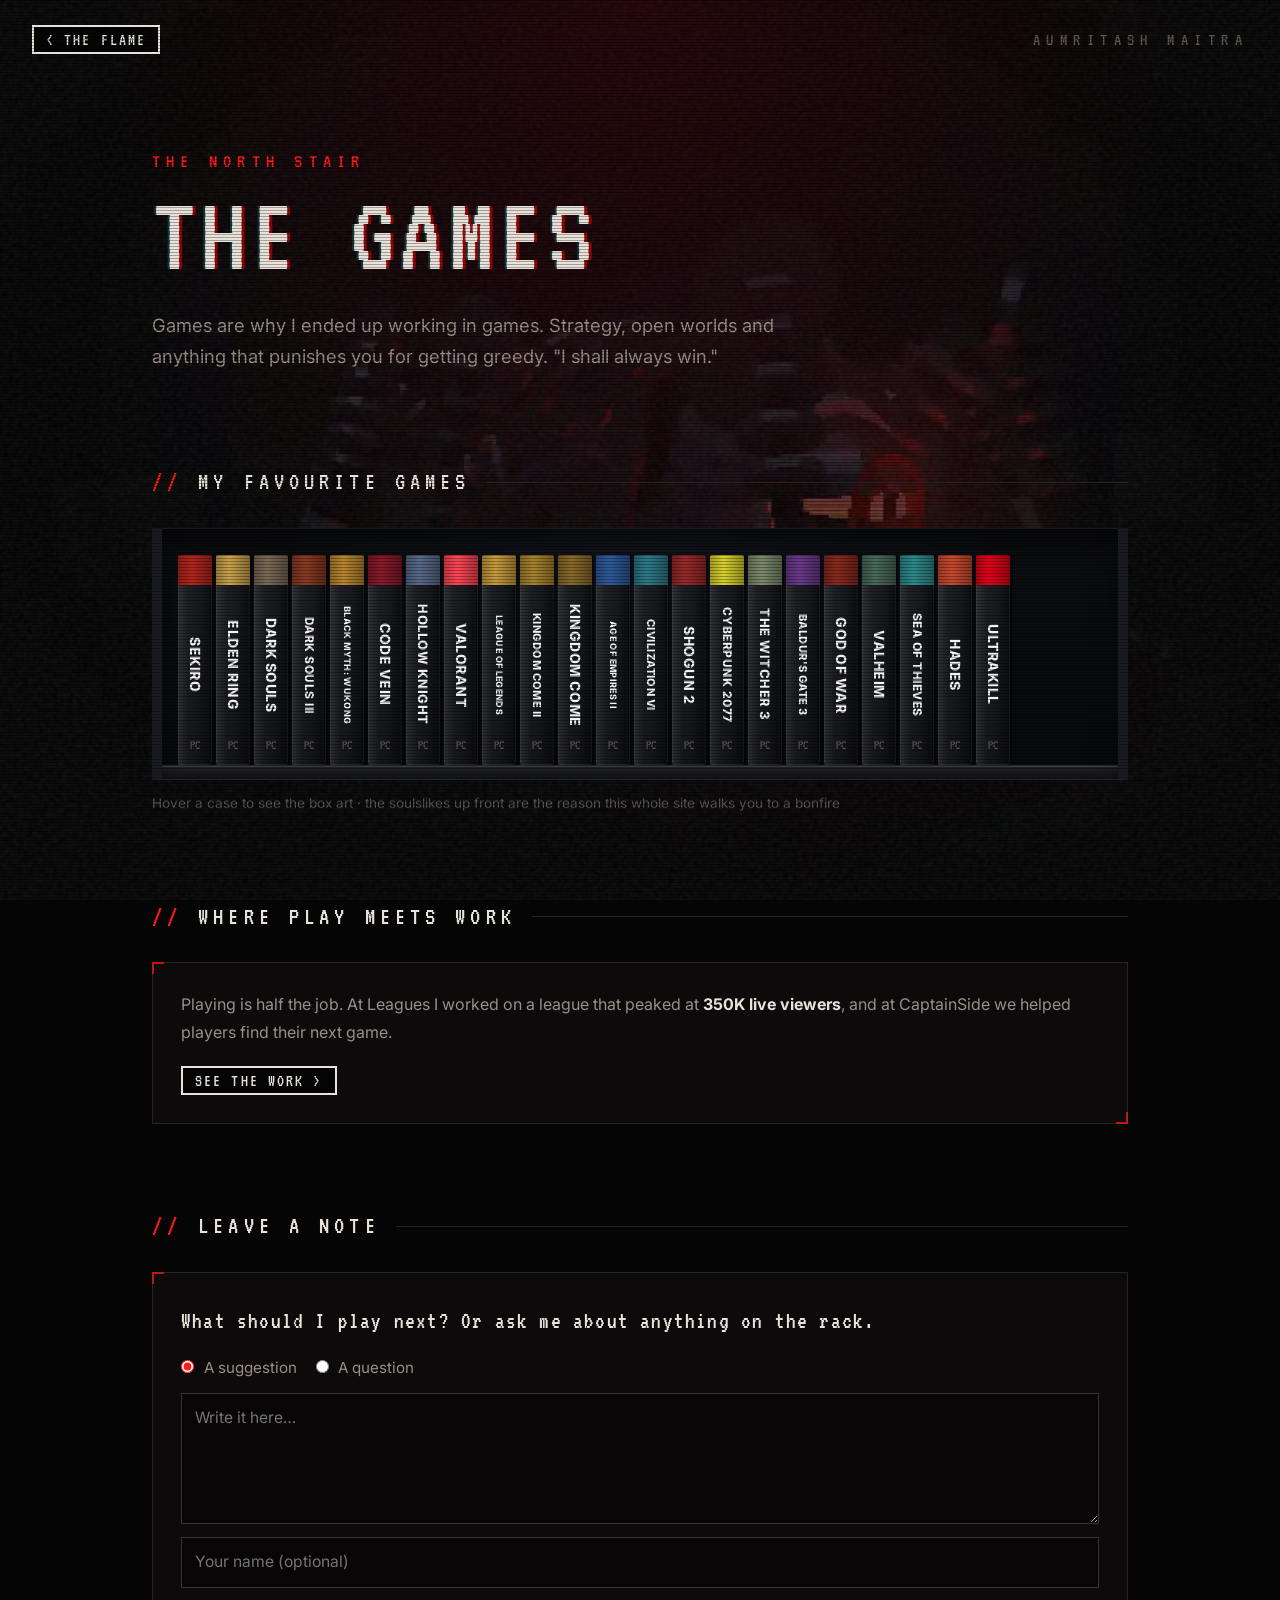
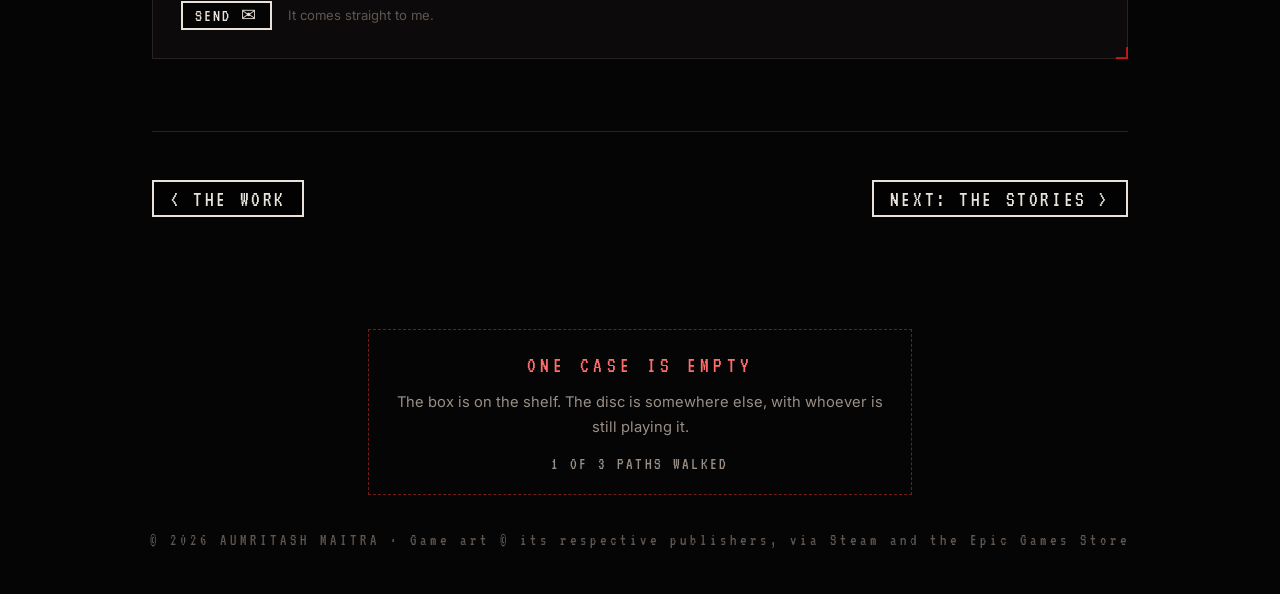
<file: games/index.html>
<!DOCTYPE html>
<html lang="en">
<head>
    <script src="../assets/dead.js"></script>
    <meta charset="UTF-8">
    <meta name="viewport" content="width=device-width, initial-scale=1.0">
    <title>The Games - Aumritash Maitra</title>
    <link rel="icon" href="/assets/favicon.svg" type="image/svg+xml">
    <meta name="description" content="The games Aumritash Maitra plays, and the ones that nearly broke him.">
    <link rel="canonical" href="https://aumritash.com/games/">
    <meta property="og:type" content="website">
    <meta property="og:site_name" content="Aumritash Maitra">
    <meta property="og:title" content="The Games - Aumritash Maitra">
    <meta property="og:description" content="The games Aumritash Maitra plays, and the ones that nearly broke him.">
    <meta property="og:url" content="https://aumritash.com/games/">
    <meta name="twitter:card" content="summary_large_image">
    <meta name="twitter:image" content="https://aumritash.com/assets/img/preview.png">
    <meta property="og:image" content="https://aumritash.com/assets/img/preview.png">
    <meta property="og:image:width" content="1200">
    <meta property="og:image:height" content="630">
    <meta property="og:image:alt" content="Two red eyes in the dark above the words I SEE YOU">
    <link rel="preconnect" href="https://fonts.googleapis.com">
    <link href="https://fonts.googleapis.com/css2?family=Inter:wght@400;600;800&family=VT323&display=swap" rel="stylesheet">
    <link rel="stylesheet" href="../assets/chapter.css">
    <style>
        /* A games rack: plastic cases stand spine-out, all the same size, on metal-edged shelves */
        .rack {
            --case-h: 210px;
            --case-w: 34px;
            --ledge: 14px;
            --row: calc(var(--case-h) + 26px + var(--ledge));
            display: flex;
            flex-wrap: wrap;
            gap: 0 4px;
            padding: 0 16px;
            background:
                repeating-linear-gradient(to bottom,
                    transparent 0, transparent calc(var(--row) - var(--ledge)),
                    #3a3d44 calc(var(--row) - var(--ledge)), #3a3d44 calc(var(--row) - var(--ledge) + 2px),
                    #202227 calc(var(--row) - var(--ledge) + 2px), #121317 var(--row)),
                radial-gradient(ellipse at 50% -20%, rgba(120, 150, 255, 0.08), transparent 60%),
                linear-gradient(to bottom, #0d0e12, #08090b);
            border: 1px solid #22242a;
            border-left: 10px solid #1a1c21;
            border-right: 10px solid #1a1c21;
            box-shadow: inset 0 24px 40px -18px rgba(0, 0, 0, 0.9);
        }

        .gcase {
            position: relative;
            flex: 0 0 auto;
            width: var(--case-w);
            height: var(--case-h);
            margin: 26px 0 var(--ledge);
            padding: 0;
            border: none;
            border-radius: 2px;
            cursor: pointer;
            color: #f2f2f2;
            font: inherit;
            /* glossy black plastic with a rounded edge */
            background:
                linear-gradient(to right, rgba(255, 255, 255, 0.10), rgba(255, 255, 255, 0.02) 30%, rgba(0, 0, 0, 0) 60%, rgba(0, 0, 0, 0.5)),
                linear-gradient(to bottom, #1b1d22, #131418);
            box-shadow: inset 0 0 0 1px rgba(255, 255, 255, 0.06), 2px 0 3px rgba(0, 0, 0, 0.6);
            transition: transform 0.2s ease, box-shadow 0.2s ease;
        }

        /* The coloured band at the top of each case */
        .gcase::before {
            content: '';
            position: absolute;
            left: 0;
            right: 0;
            top: 0;
            height: 30px;
            background: linear-gradient(to right, rgba(0, 0, 0, 0.25), transparent 40%, rgba(0, 0, 0, 0.35)), var(--band);
            border-radius: 2px 2px 0 0;
        }

        .g-title {
            position: absolute;
            inset: 40px 0 30px;
            display: flex;
            align-items: center;
            justify-content: center;
            writing-mode: vertical-rl;
            font-family: 'Inter', sans-serif;
            font-weight: 800;
            font-size: var(--fs, 14px);
            letter-spacing: 0.04em;
            text-transform: uppercase;
            white-space: nowrap;
            overflow: hidden;
        }

        .g-plat {
            position: absolute;
            left: 0;
            right: 0;
            bottom: 8px;
            text-align: center;
            font-family: var(--pixel);
            font-size: 0.85rem;
            color: var(--muted);
        }

        .gcase:hover, .gcase:focus-visible, .gcase.out {
            transform: translateY(-10px);
            box-shadow: inset 0 0 0 1px rgba(255, 255, 255, 0.2), 0 0 18px rgba(255, 255, 255, 0.08);
            outline: none;
            z-index: 2;
        }

        /* Box art that floats above the case you're on */
        .peek {
            position: fixed;
            left: 0;
            top: 0;
            z-index: 50;
            width: 180px;
            padding: 8px 8px 10px;
            background: #08090b;
            border: 2px solid var(--text);
            box-shadow: 0 12px 30px rgba(0, 0, 0, 0.7);
            pointer-events: none;
            opacity: 0;
            transform: translateY(6px);
            transition: opacity 0.15s ease, transform 0.15s ease;
        }

        .peek.show { opacity: 1; transform: none; }
        .peek img { display: block; width: 100%; aspect-ratio: 600 / 900; object-fit: cover; background: #15161a; margin-bottom: 8px; }
        .peek .title { font-size: 0.92rem; font-weight: 600; line-height: 1.25; }
        .peek .tap-note { display: none; color: var(--muted); font-size: 0.72rem; margin-top: 6px; }
        .peek.touch .tap-note { display: block; }

        .rack-note { color: var(--muted); font-size: 0.85rem; margin-top: 0.75rem; }
        .aside { color: var(--dim); }
        .aside strong { color: var(--text); }

        @media (max-width: 760px) {
            .rack { --case-h: 168px; --case-w: 28px; --ledge: 12px; padding: 0 8px; gap: 0 3px; border-left-width: 6px; border-right-width: 6px; }
            .g-title { font-size: calc(var(--fs, 14px) * 0.82); inset: 34px 0 26px; }
            .gcase::before { height: 24px; }
            .peek { width: 150px; }
        }
    </style>
</head>
<body>
    <div class="lurk lurk-games" aria-hidden="true"></div>
    <script src="../assets/track.js"></script>
    <script src="../assets/arrive.js"></script>
    <header class="top">
        <a href="../more/" class="btn small">&lt; The flame</a>
        <span class="name">AUMRITASH MAITRA</span>
    </header>

    <main class="wrap">
        <div class="chapter-head">
            <p class="kicker">THE NORTH STAIR</p>
            <h1>THE GAMES</h1>
            <p class="lede">Games are why I ended up working in games. Strategy, open worlds and anything that punishes you for getting greedy. "I shall always win."</p>
        </div>

        <section>
            <h2 class="section-title">My favourite games</h2>
            <div class="rack">
                <button class="gcase" style="--band:#b3261e;--fs:14px" data-id="814380" data-title="Sekiro: Shadows Die Twice" aria-label="Sekiro: Shadows Die Twice"><span class="g-title">Sekiro</span><span class="g-plat">PC</span></button>
                <button class="gcase" style="--band:#c9a24a;--fs:14px" data-id="1245620" data-title="Elden Ring" aria-label="Elden Ring"><span class="g-title">Elden Ring</span><span class="g-plat">PC</span></button>
                <button class="gcase" style="--band:#7a6a55;--fs:14px" data-id="570940" data-title="Dark Souls: Remastered" aria-label="Dark Souls: Remastered"><span class="g-title">Dark Souls</span><span class="g-plat">PC</span></button>
                <button class="gcase" style="--band:#8a3a22;--fs:12px" data-id="374320" data-title="Dark Souls III" aria-label="Dark Souls III"><span class="g-title">Dark Souls III</span><span class="g-plat">PC</span></button>
                <button class="gcase" style="--band:#b8862e;--fs:9px" data-id="2358720" data-title="Black Myth: Wukong" aria-label="Black Myth: Wukong"><span class="g-title">Black Myth: Wukong</span><span class="g-plat">PC</span></button>
                <button class="gcase" style="--band:#8a1a2a;--fs:14px" data-id="678960" data-title="Code Vein" aria-label="Code Vein"><span class="g-title">Code Vein</span><span class="g-plat">PC</span></button>
                <button class="gcase" style="--band:#5a6a8a;--fs:13px" data-id="367520" data-title="Hollow Knight" aria-label="Hollow Knight"><span class="g-title">Hollow Knight</span><span class="g-plat">PC</span></button>
                <button class="gcase" style="--band:#ff4655;--fs:14px" data-id="valorant" data-href="https://playvalorant.com/" data-title="VALORANT" aria-label="VALORANT"><span class="g-title">VALORANT</span><span class="g-plat">PC</span></button>
                <button class="gcase" style="--band:#c89b3c;--fs:9px" data-id="league-of-legends" data-href="https://www.leagueoflegends.com/" data-title="League of Legends" aria-label="League of Legends"><span class="g-title">League of Legends</span><span class="g-plat">PC</span></button>
                <button class="gcase" style="--band:#a8832e;--fs:11px" data-id="1771300" data-title="Kingdom Come: Deliverance II" aria-label="Kingdom Come: Deliverance II"><span class="g-title">Kingdom Come II</span><span class="g-plat">PC</span></button>
                <button class="gcase" style="--band:#8a6a2a;--fs:14px" data-id="379430" data-title="Kingdom Come: Deliverance" aria-label="Kingdom Come: Deliverance"><span class="g-title">Kingdom Come</span><span class="g-plat">PC</span></button>
                <button class="gcase" style="--band:#2e5a9a;--fs:9px" data-id="813780" data-title="Age of Empires II: Definitive Edition" aria-label="Age of Empires II: Definitive Edition"><span class="g-title">Age of Empires II</span><span class="g-plat">PC</span></button>
                <button class="gcase" style="--band:#2e7a8a;--fs:11px" data-id="289070" data-title="Sid Meier's Civilization VI" aria-label="Sid Meier's Civilization VI"><span class="g-title">Civilization VI</span><span class="g-plat">PC</span></button>
                <button class="gcase" style="--band:#9a2a2a;--fs:14px" data-id="34330" data-title="Total War: SHOGUN 2" aria-label="Total War: SHOGUN 2"><span class="g-title">Shogun 2</span><span class="g-plat">PC</span></button>
                <button class="gcase" style="--band:#d8d02e;--fs:12px" data-id="1091500" data-title="Cyberpunk 2077" aria-label="Cyberpunk 2077"><span class="g-title">Cyberpunk 2077</span><span class="g-plat">PC</span></button>
                <button class="gcase" style="--band:#7a8a6a;--fs:13px" data-id="292030" data-title="The Witcher 3: Wild Hunt" aria-label="The Witcher 3: Wild Hunt"><span class="g-title">The Witcher 3</span><span class="g-plat">PC</span></button>
                <button class="gcase" style="--band:#6a3a8a;--fs:11px" data-id="1086940" data-title="Baldur's Gate 3" aria-label="Baldur's Gate 3"><span class="g-title">Baldur's Gate 3</span><span class="g-plat">PC</span></button>
                <button class="gcase" style="--band:#8a2a1e;--fs:14px" data-id="1593500" data-title="God of War" aria-label="God of War"><span class="g-title">God of War</span><span class="g-plat">PC</span></button>
                <button class="gcase" style="--band:#4a6a5a;--fs:14px" data-id="892970" data-title="Valheim" aria-label="Valheim"><span class="g-title">Valheim</span><span class="g-plat">PC</span></button>
                <button class="gcase" style="--band:#2e8a8a;--fs:12px" data-id="1172620" data-title="Sea of Thieves" aria-label="Sea of Thieves"><span class="g-title">Sea of Thieves</span><span class="g-plat">PC</span></button>
                <button class="gcase" style="--band:#c94a2e;--fs:14px" data-id="1145360" data-title="Hades" aria-label="Hades"><span class="g-title">Hades</span><span class="g-plat">PC</span></button>
                <button class="gcase" style="--band:#e3001b;--fs:14px" data-id="1229490" data-title="ULTRAKILL" aria-label="ULTRAKILL"><span class="g-title">ULTRAKILL</span><span class="g-plat">PC</span></button>
            </div>
            <p class="rack-note">Hover a case to see the box art · the soulslikes up front are the reason this whole site walks you to a bonfire</p>
        </section>

        <section>
            <h2 class="section-title">Where play meets work</h2>
            <div class="panel">
                <p class="aside">Playing is half the job. At Leagues I worked on a league that peaked at <strong>350K live viewers</strong>, and at CaptainSide we helped players find their next game.</p>
                <div class="links"><a href="../work/" class="btn small">See the work &gt;</a></div>
            </div>
        </section>

        <section class="ask" data-topic="The Games" data-prompt="What should I play next? Or ask me about anything on the rack."></section>

        <nav class="chapter-nav">
            <a href="../work/" class="btn">&lt; The Work</a>
            <a href="../stories/" class="btn">Next: The Stories &gt;</a>
        </nav>
    </main>

    <!-- A hint at what waits in the tower (assets/hint.js fills in how far along the visitor is) -->
    <aside class="missing" id="missing">
        <p class="missing-title">ONE CASE IS EMPTY</p>
        <p class="missing-line">The box is on the shelf. The disc is somewhere else, with whoever is still playing it.</p>
        <p class="missing-count" id="missingCount"></p>
    </aside>

    <footer>© 2026 AUMRITASH MAITRA · Game art © its respective publishers, via Steam and the Epic Games Store</footer>

    <div class="peek" id="peek" aria-hidden="true">
        <img alt="">
        <p class="title"></p>
        <p class="tap-note">Tap again to open it</p>
    </div>

    <script>
        // Hovering a case pulls it forward and floats its box art above it
        const peek = document.getElementById('peek');
        const touch = matchMedia('(hover: none)').matches;
        let current = null, lastTap = false;

        function show(c) {
            if (current && current !== c) current.classList.remove('out');
            current = c;
            c.classList.add('out');
            peek.querySelector('img').src = '../assets/games/' + c.dataset.id + '.jpg';
            peek.querySelector('.title').textContent = c.dataset.title;
            peek.classList.toggle('touch', lastTap);
            const r = c.getBoundingClientRect();
            const w = peek.offsetWidth, h = peek.offsetHeight || 320;
            const x = Math.min(innerWidth - w - 8, Math.max(8, r.left + r.width / 2 - w / 2));
            const y = r.top - h - 12 > 8 ? r.top - h - 12 : Math.min(innerHeight - h - 8, r.bottom + 12);
            peek.style.left = x + 'px';
            peek.style.top = y + 'px';
            peek.classList.add('show');
        }

        function hide() {
            if (current) current.classList.remove('out');
            current = null;
            peek.classList.remove('show');
        }

        const open = c => window.open(c.dataset.href || 'https://store.steampowered.com/app/' + c.dataset.id + '/', '_blank', 'noopener');

        document.querySelectorAll('.gcase').forEach(c => {
            c.addEventListener('pointerenter', e => { if (e.pointerType === 'mouse') show(c); });
            c.addEventListener('pointerleave', e => { if (e.pointerType === 'mouse') hide(); });
            c.addEventListener('focus', () => show(c));
            c.addEventListener('blur', hide);
            c.addEventListener('pointerdown', e => { lastTap = e.pointerType !== 'mouse'; });
            c.addEventListener('click', () => {
                // Phones: first tap shows the art, second tap opens it. Desktop: clicking opens it.
                if (lastTap && current !== c) { show(c); return; }
                open(c);
            });
        });

        document.addEventListener('click', e => { if (lastTap && !e.target.closest('.gcase')) hide(); });
        addEventListener('scroll', hide, { passive: true });
    </script>
    <script src="../assets/hint.js"></script>
    <script src="../assets/ask.js"></script>
</body>
</html>
</file>
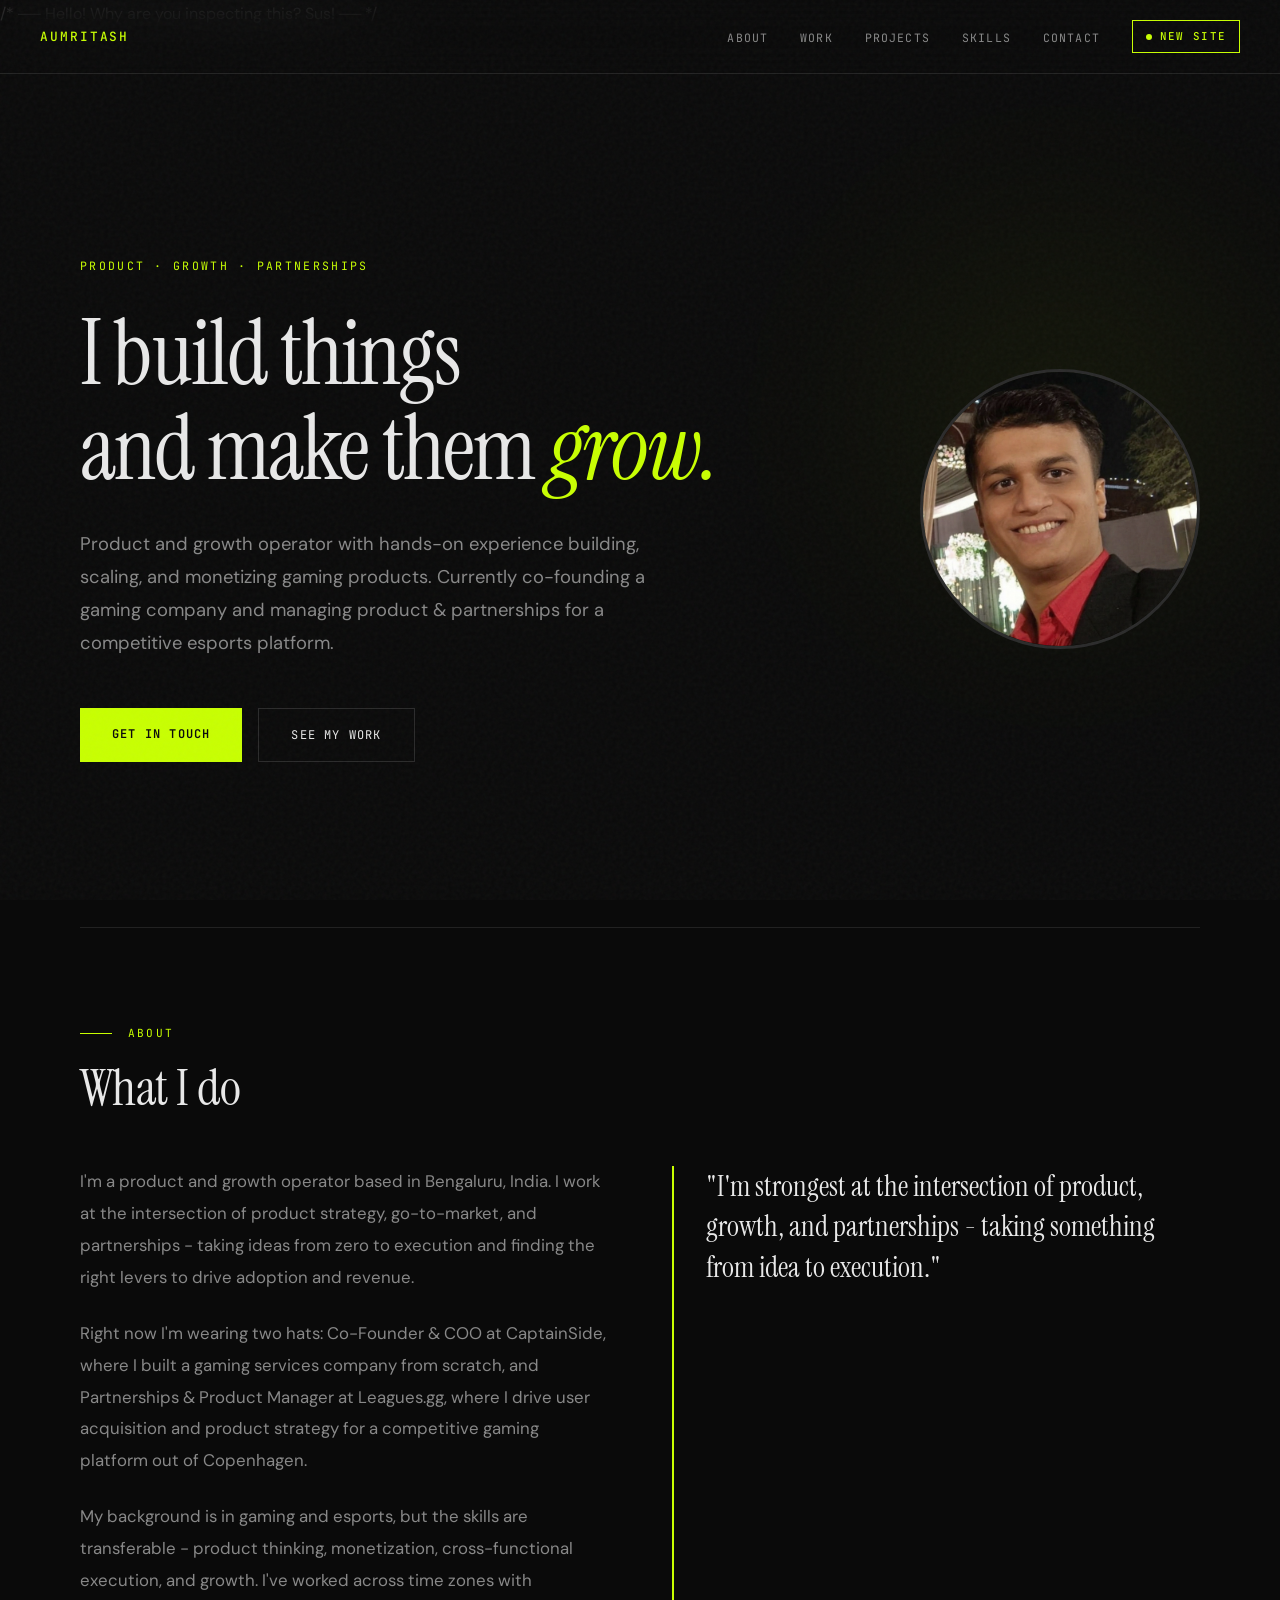
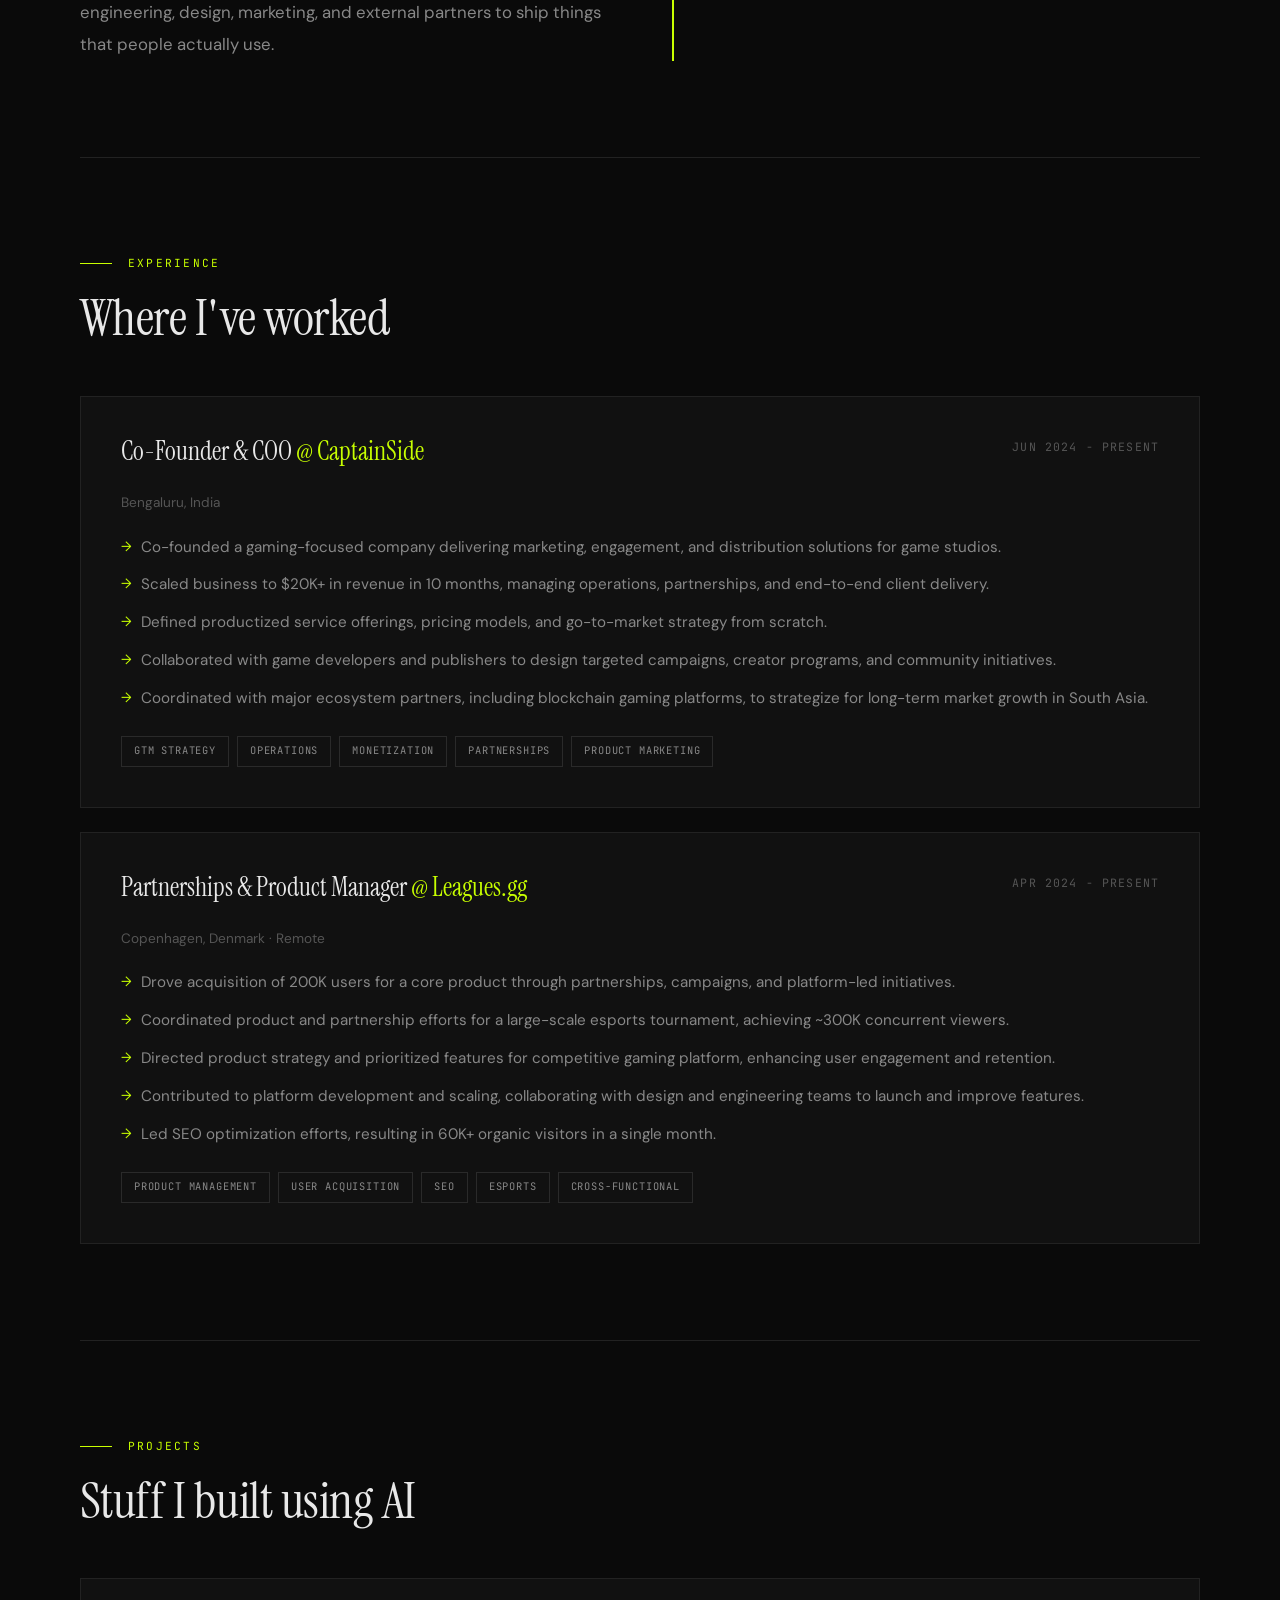
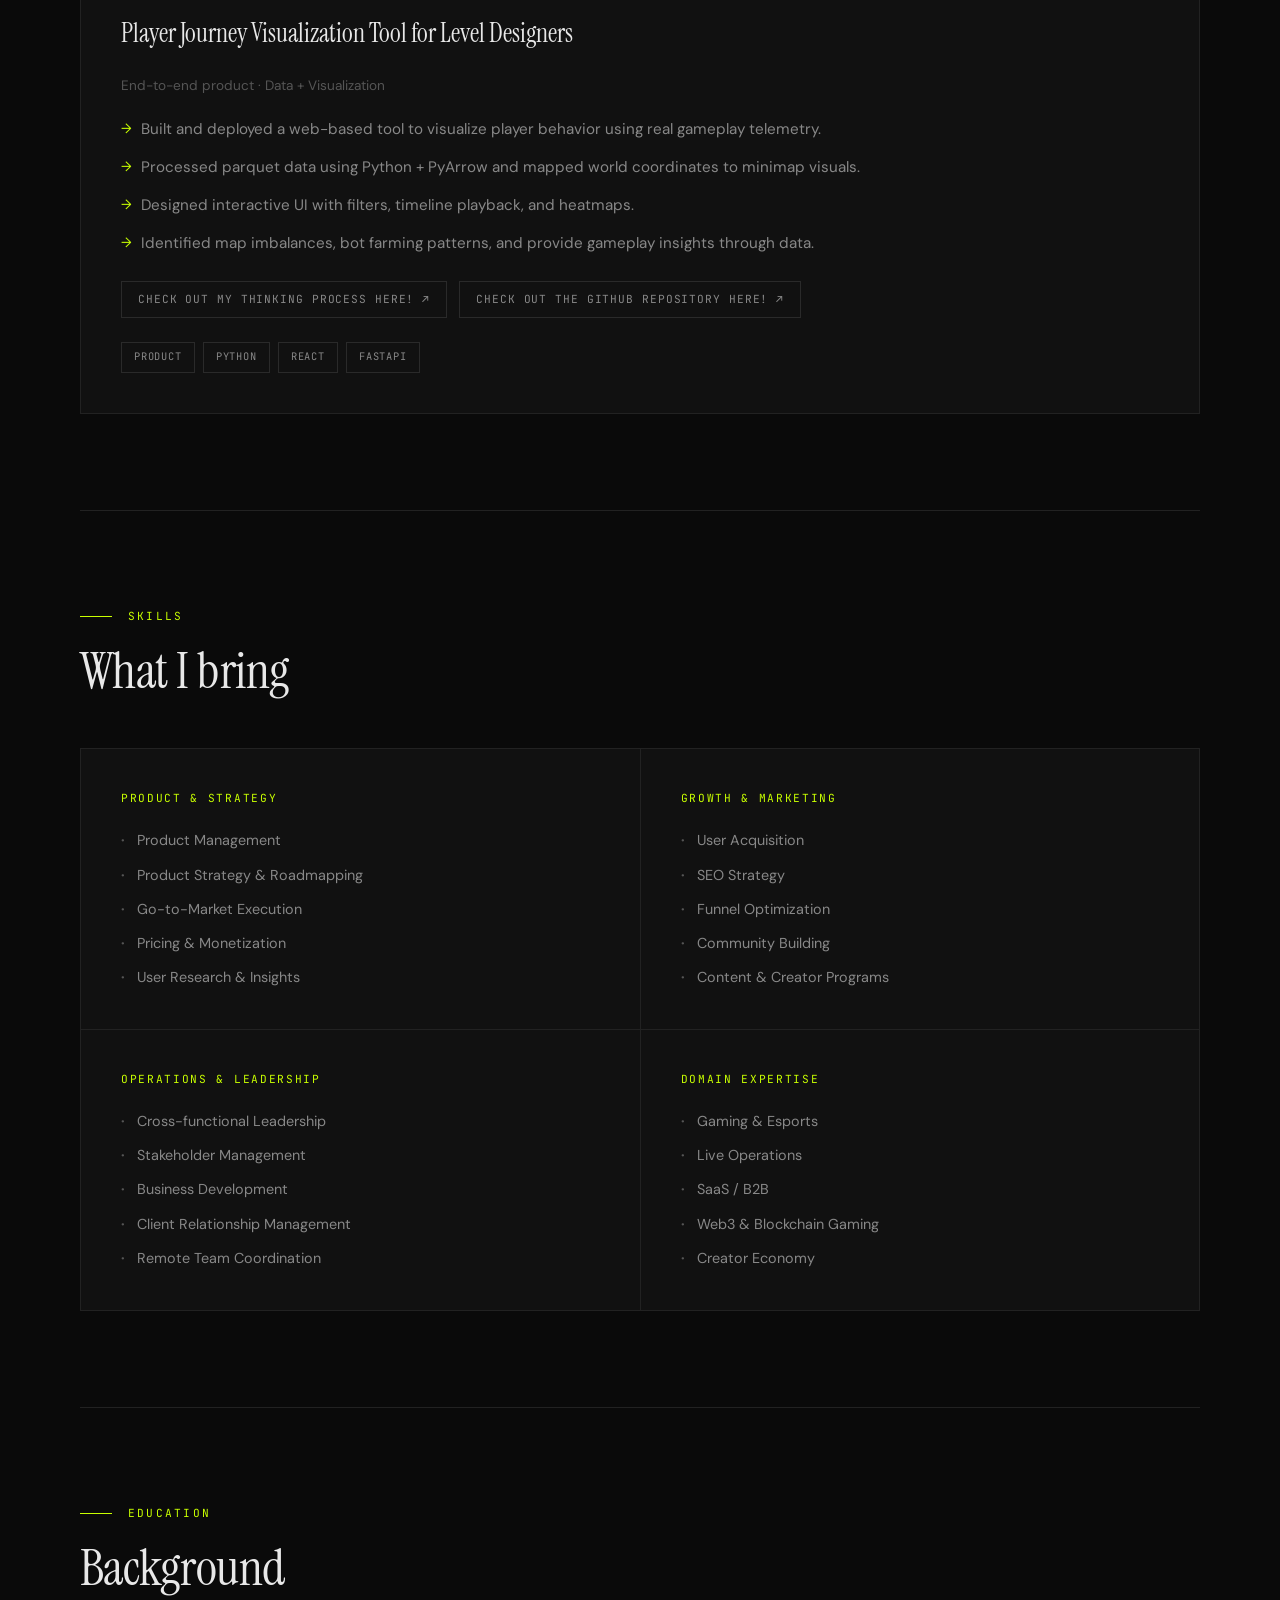
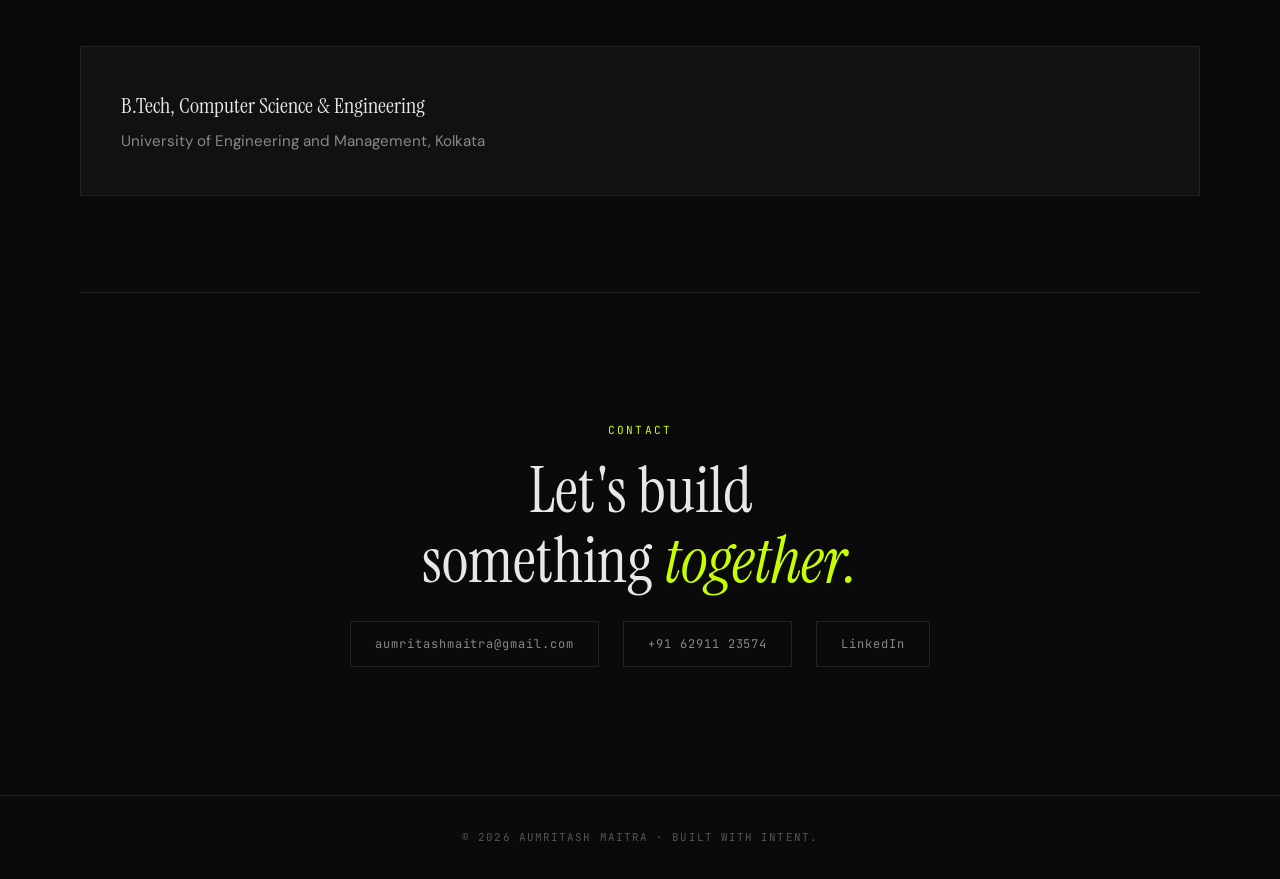
<file: legacy/index.html>
<!DOCTYPE html>
<html lang="en">
    /* ── Hello! Why are you inspecting this? Sus! ── */
<head>
    <script src="../assets/dead.js"></script>
    <meta charset="UTF-8">
    <meta name="viewport" content="width=device-width, initial-scale=1.0">
    <meta name="robots" content="noindex">
    <title>Aumritash Maitra - Product & Growth</title>
    <link rel="icon" href="/assets/favicon.svg" type="image/svg+xml">
    <link rel="preconnect" href="https://fonts.googleapis.com">
    <link href="https://fonts.googleapis.com/css2?family=Instrument+Serif:ital@0;1&family=DM+Sans:ital,wght@0,300;0,400;0,500;0,600;0,700;1,400&family=JetBrains+Mono:wght@400;500&display=swap" rel="stylesheet">
    <style>
        :root {
            --bg: #0a0a0a;
            --surface: #111111;
            --surface-hover: #1a1a1a;
            --border: #222222;
            --border-light: #2a2a2a;
            --text: #e8e8e8;
            --text-dim: #888888;
            --text-muted: #555555;
            --accent: #c8ff00;
            --accent-dim: rgba(200, 255, 0, 0.08);
            --accent-glow: rgba(200, 255, 0, 0.15);
            --serif: 'Instrument Serif', Georgia, serif;
            --sans: 'DM Sans', -apple-system, sans-serif;
            --mono: 'JetBrains Mono', monospace;
        }

        * { margin: 0; padding: 0; box-sizing: border-box; }

        ::selection {
            background: var(--accent);
            color: var(--bg);
        }

        html {
            scroll-behavior: smooth;
            scrollbar-width: thin;
            scrollbar-color: var(--border-light) transparent;
        }

        body {
            font-family: var(--sans);
            background: var(--bg);
            color: var(--text);
            line-height: 1.7;
            font-size: 16px;
            -webkit-font-smoothing: antialiased;
            overflow-x: hidden;
        }

        /* ── Noise overlay ── */
        body::before {
            content: '';
            position: fixed;
            inset: 0;
            background-image: url("data:image/svg+xml,%3Csvg viewBox='0 0 256 256' xmlns='http://www.w3.org/2000/svg'%3E%3Cfilter id='n'%3E%3CfeTurbulence type='fractalNoise' baseFrequency='0.9' numOctaves='4' stitchTiles='stitch'/%3E%3C/filter%3E%3Crect width='100%25' height='100%25' filter='url(%23n)' opacity='0.04'/%3E%3C/svg%3E");
            pointer-events: none;
            z-index: 9999;
        }

        /* ── Navigation ── */
        nav {
            position: fixed;
            top: 0;
            left: 0;
            right: 0;
            z-index: 100;
            padding: 1.25rem 2.5rem;
            display: flex;
            justify-content: space-between;
            align-items: center;
            backdrop-filter: blur(20px);
            -webkit-backdrop-filter: blur(20px);
            background: rgba(10, 10, 10, 0.8);
            border-bottom: 1px solid var(--border);
            transition: all 0.3s ease;
        }

        .nav-logo {
            font-family: var(--mono);
            font-size: 0.8rem;
            font-weight: 500;
            letter-spacing: 0.15em;
            text-transform: uppercase;
            color: var(--accent);
        }

        .nav-links {
            display: flex;
            gap: 2rem;
            list-style: none;
        }

        .nav-links a {
            font-family: var(--mono);
            font-size: 0.72rem;
            font-weight: 400;
            letter-spacing: 0.1em;
            text-transform: uppercase;
            color: var(--text-dim);
            text-decoration: none;
            transition: color 0.3s;
            position: relative;
        }

        .nav-links a::after {
            content: '';
            position: absolute;
            bottom: -4px;
            left: 0;
            width: 0;
            height: 1px;
            background: var(--accent);
            transition: width 0.3s;
        }

        .nav-links a:hover { color: var(--text); }
        .nav-links a:hover::after { width: 100%; }

        .nav-right {
            display: flex;
            align-items: center;
            gap: 2rem;
        }

        .nav-wip {
            font-family: var(--mono);
            font-size: 0.68rem;
            font-weight: 500;
            letter-spacing: 0.12em;
            text-transform: uppercase;
            color: var(--accent);
            text-decoration: none;
            padding: 0.4rem 0.8rem;
            border: 1px solid var(--accent);
            display: inline-flex;
            align-items: center;
            gap: 0.5rem;
            white-space: nowrap;
            transition: all 0.3s;
        }

        .nav-wip::before {
            content: '';
            width: 6px;
            height: 6px;
            border-radius: 50%;
            background: var(--accent);
            animation: wipPulse 1.6s ease-in-out infinite;
        }

        .nav-wip:hover {
            background: var(--accent);
            color: var(--bg);
        }

        .nav-wip:hover::before { background: var(--bg); }

        @keyframes wipPulse {
            0%, 100% { opacity: 1; }
            50% { opacity: 0.25; }
        }

        /* ── Hero ── */
        .hero {
            min-height: 100vh;
            display: flex;
            flex-direction: row;
            align-items: center;
            justify-content: space-between;
            padding: 8rem 2.5rem 4rem;
            max-width: 1200px;
            margin: 0 auto;
            position: relative;
            gap: 4rem;
        }

        .hero-content {
            flex: 1;
        }

        .hero-photo {
            width: 280px;
            height: 280px;
            border-radius: 50%;
            object-fit: cover;
            border: 3px solid var(--border-light);
            opacity: 0;
            animation: fadeUp 0.8s ease forwards;
            animation-delay: 1s;
            flex-shrink: 0;
            filter: grayscale(20%);
            transition: all 0.4s ease;
        }

        .hero-photo:hover {
            border-color: var(--accent);
            filter: grayscale(0%);
            box-shadow: 0 0 40px var(--accent-glow);
        }

        .hero-label {
            font-family: var(--mono);
            font-size: 0.72rem;
            letter-spacing: 0.2em;
            text-transform: uppercase;
            color: var(--accent);
            margin-bottom: 2rem;
            opacity: 0;
            animation: fadeUp 0.8s ease forwards;
            animation-delay: 0.2s;
        }

        .hero h1 {
            font-family: var(--serif);
            font-size: clamp(3rem, 7vw, 6rem);
            font-weight: 400;
            line-height: 1.05;
            letter-spacing: -0.02em;
            color: var(--text);
            margin-bottom: 2rem;
            opacity: 0;
            animation: fadeUp 0.8s ease forwards;
            animation-delay: 0.4s;
        }

        .hero h1 em {
            font-style: italic;
            color: var(--accent);
        }

        .hero-desc {
            font-size: 1.15rem;
            line-height: 1.8;
            color: var(--text-dim);
            max-width: 600px;
            margin-bottom: 3rem;
            opacity: 0;
            animation: fadeUp 0.8s ease forwards;
            animation-delay: 0.6s;
        }

        .hero-cta {
            display: flex;
            gap: 1rem;
            flex-wrap: wrap;
            opacity: 0;
            animation: fadeUp 0.8s ease forwards;
            animation-delay: 0.8s;
        }

        .btn {
            font-family: var(--mono);
            font-size: 0.75rem;
            letter-spacing: 0.1em;
            text-transform: uppercase;
            padding: 1rem 2rem;
            border: none;
            cursor: pointer;
            text-decoration: none;
            transition: all 0.3s ease;
            display: inline-block;
        }

        .btn-primary {
            background: var(--accent);
            color: var(--bg);
            font-weight: 600;
        }

        .btn-primary:hover {
            box-shadow: 0 0 30px var(--accent-glow);
            transform: translateY(-2px);
        }

        .btn-outline {
            background: transparent;
            color: var(--text);
            border: 1px solid var(--border-light);
        }

        .btn-outline:hover {
            border-color: var(--accent);
            color: var(--accent);
        }

        .hero-gradient {
            position: absolute;
            top: 10%;
            right: -10%;
            width: 600px;
            height: 600px;
            background: radial-gradient(circle, var(--accent-glow) 0%, transparent 70%);
            filter: blur(80px);
            pointer-events: none;
            opacity: 0.4;
        }

        /* ── Section base ── */
        section {
            padding: 6rem 2.5rem;
            max-width: 1200px;
            margin: 0 auto;
        }

        .section-label {
            font-family: var(--mono);
            font-size: 0.7rem;
            letter-spacing: 0.2em;
            text-transform: uppercase;
            color: var(--accent);
            margin-bottom: 1rem;
            display: flex;
            align-items: center;
            gap: 1rem;
        }

        .section-label::before {
            content: '';
            width: 2rem;
            height: 1px;
            background: var(--accent);
        }

        .section-title {
            font-family: var(--serif);
            font-size: clamp(2rem, 4vw, 3.2rem);
            font-weight: 400;
            line-height: 1.15;
            margin-bottom: 3rem;
            letter-spacing: -0.01em;
        }

        /* ── Metrics strip ── */
        .metrics {
            display: grid;
            grid-template-columns: repeat(auto-fit, minmax(200px, 1fr));
            gap: 1px;
            background: var(--border);
            border: 1px solid var(--border);
            margin-bottom: 6rem;
        }

        .metric {
            background: var(--surface);
            padding: 2.5rem 2rem;
            text-align: center;
            transition: background 0.3s;
        }

        .metric:hover {
            background: var(--surface-hover);
        }

        .metric-value {
            font-family: var(--serif);
            font-size: 2.8rem;
            font-weight: 400;
            color: var(--accent);
            line-height: 1;
            margin-bottom: 0.75rem;
        }

        .metric-label {
            font-family: var(--mono);
            font-size: 0.68rem;
            letter-spacing: 0.15em;
            text-transform: uppercase;
            color: var(--text-dim);
        }

        /* ── Experience cards ── */
        .exp-grid {
            display: flex;
            flex-direction: column;
            gap: 1.5rem;
        }

        .exp-card {
            border: 1px solid var(--border);
            background: var(--surface);
            padding: 2.5rem;
            transition: all 0.4s ease;
            position: relative;
            overflow: hidden;
        }

        .exp-card::before {
            content: '';
            position: absolute;
            top: 0;
            left: 0;
            width: 3px;
            height: 0;
            background: var(--accent);
            transition: height 0.4s ease;
        }

        .exp-card:hover::before {
            height: 100%;
        }

        .exp-card:hover {
            border-color: var(--border-light);
            background: var(--surface-hover);
        }

        .exp-header {
            display: flex;
            justify-content: space-between;
            align-items: flex-start;
            margin-bottom: 1.5rem;
            flex-wrap: wrap;
            gap: 0.5rem;
        }

        .exp-role {
            font-family: var(--serif);
            font-size: 1.6rem;
            font-weight: 400;
            line-height: 1.2;
        }

        .exp-company {
            color: var(--accent);
        }

        .exp-date {
            font-family: var(--mono);
            font-size: 0.72rem;
            letter-spacing: 0.1em;
            color: var(--text-muted);
            text-transform: uppercase;
            white-space: nowrap;
        }

        .exp-location {
            font-size: 0.85rem;
            color: var(--text-muted);
            margin-bottom: 1.25rem;
        }

        .exp-bullets {
            list-style: none;
            display: flex;
            flex-direction: column;
            gap: 0.75rem;
        }

        .exp-bullets li {
            padding-left: 1.25rem;
            position: relative;
            color: var(--text-dim);
            font-size: 0.95rem;
            line-height: 1.7;
        }

        .exp-bullets li::before {
            content: '→';
            position: absolute;
            left: 0;
            color: var(--accent);
            font-size: 0.85rem;
        }

        .exp-tags {
            display: flex;
            flex-wrap: wrap;
            gap: 0.5rem;
            margin-top: 1.5rem;
        }

        .tag {
            font-family: var(--mono);
            font-size: 0.65rem;
            letter-spacing: 0.08em;
            text-transform: uppercase;
            padding: 0.35rem 0.75rem;
            border: 1px solid var(--border-light);
            color: var(--text-dim);
            transition: all 0.3s;
        }

        .tag:hover {
            border-color: var(--accent);
            color: var(--accent);
            background: var(--accent-dim);
        }

        /* ── Skills ── */
        .skills-grid {
            display: grid;
            grid-template-columns: repeat(2, 1fr);
            gap: 1px;
            background: var(--border);
            border: 1px solid var(--border);
        }

        .skill-group {
            background: var(--surface);
            padding: 2.5rem;
            transition: background 0.3s;
        }

        .skill-group:hover {
            background: var(--surface-hover);
        }

        .skill-group-title {
            font-family: var(--mono);
            font-size: 0.7rem;
            letter-spacing: 0.15em;
            text-transform: uppercase;
            color: var(--accent);
            margin-bottom: 1.25rem;
        }

        .skill-list {
            display: flex;
            flex-direction: column;
            gap: 0.6rem;
        }

        .skill-item {
            font-size: 0.9rem;
            color: var(--text-dim);
            padding-left: 1rem;
            position: relative;
        }

        .skill-item::before {
            content: '·';
            position: absolute;
            left: 0;
            color: var(--text-muted);
            font-weight: 700;
        }

        /* ── About / What I do ── */
        .about-content {
            display: grid;
            grid-template-columns: 1fr 1fr;
            gap: 4rem;
        }

        .about-text {
            color: var(--text-dim);
            font-size: 1.05rem;
            line-height: 1.9;
        }

        .about-text p + p {
            margin-top: 1.5rem;
        }

        .about-highlight {
            font-family: var(--serif);
            font-size: 1.8rem;
            font-weight: 400;
            line-height: 1.4;
            color: var(--text);
            padding-left: 2rem;
            border-left: 2px solid var(--accent);
        }

        /* ── Education ── */
        .edu-card {
            border: 1px solid var(--border);
            background: var(--surface);
            padding: 2.5rem;
            display: flex;
            justify-content: space-between;
            align-items: center;
            flex-wrap: wrap;
            gap: 1rem;
        }

        .edu-degree {
            font-family: var(--serif);
            font-size: 1.4rem;
        }

        .edu-school {
            color: var(--text-dim);
            font-size: 0.95rem;
            margin-top: 0.25rem;
        }

        .edu-year {
            font-family: var(--mono);
            font-size: 0.75rem;
            letter-spacing: 0.1em;
            color: var(--text-muted);
        }

        /* ── Contact ── */
        .contact-section {
            text-align: center;
            padding: 8rem 2.5rem;
        }

        .contact-section .section-label {
            justify-content: center;
        }

        .contact-section .section-label::before {
            display: none;
        }

        .contact-title {
            font-family: var(--serif);
            font-size: clamp(2.5rem, 5vw, 4rem);
            font-weight: 400;
            line-height: 1.1;
            margin-bottom: 1.5rem;
        }

        .contact-title em {
            font-style: italic;
            color: var(--accent);
        }

        .contact-desc {
            color: var(--text-dim);
            font-size: 1.1rem;
            margin-bottom: 3rem;
            max-width: 500px;
            margin-left: auto;
            margin-right: auto;
        }

        .contact-links {
            display: flex;
            justify-content: center;
            gap: 1.5rem;
            flex-wrap: wrap;
        }

        .contact-link {
            font-family: var(--mono);
            font-size: 0.75rem;
            letter-spacing: 0.08em;
            color: var(--text-dim);
            text-decoration: none;
            padding: 0.75rem 1.5rem;
            border: 1px solid var(--border);
            transition: all 0.3s;
        }

        .contact-link:hover {
            border-color: var(--accent);
            color: var(--accent);
            background: var(--accent-dim);
        }

        /* ── Footer ── */
        footer {
            padding: 2rem 2.5rem;
            border-top: 1px solid var(--border);
            text-align: center;
        }

        footer p {
            font-family: var(--mono);
            font-size: 0.68rem;
            letter-spacing: 0.1em;
            color: var(--text-muted);
            text-transform: uppercase;
        }

        /* ── Divider ── */
        .divider {
            max-width: 1200px;
            margin: 0 auto;
            padding: 0 2.5rem;
        }

        .divider hr {
            border: none;
            border-top: 1px solid var(--border);
        }

        /* ── Animations ── */
        @keyframes fadeUp {
            from { opacity: 0; transform: translateY(30px); }
            to { opacity: 1; transform: translateY(0); }
        }

        .fade-in {
            opacity: 0;
            transform: translateY(30px);
            transition: all 0.7s ease;
        }

        .fade-in.visible {
            opacity: 1;
            transform: translateY(0);
        }

        /* ── Responsive ── */
        @media (max-width: 768px) {
            nav { padding: 1rem 1.5rem; }
            .nav-links { gap: 1rem; }
            .nav-right { gap: 1rem; }
            .hero { padding: 7rem 1.5rem 3rem; flex-direction: column-reverse; text-align: center; gap: 2rem; }
            .hero-photo { width: 180px; height: 180px; }
            .hero-cta { justify-content: center; }
            section { padding: 4rem 1.5rem; }
            .about-content { grid-template-columns: 1fr; gap: 2rem; }
            .exp-header { flex-direction: column; }
            .contact-section { padding: 5rem 1.5rem; }
            .metrics { grid-template-columns: repeat(2, 1fr); }
            .skills-grid { grid-template-columns: 1fr; }
        }

        @media (max-width: 600px) {
            nav { flex-wrap: wrap; row-gap: 0.75rem; }
            .nav-right { display: contents; }
            .nav-wip { order: 2; }
            .nav-links { order: 3; width: 100%; justify-content: space-between; }
        }

        @media (max-width: 480px) {
            .nav-links a { font-size: 0.65rem; }
            .nav-links { gap: 0.75rem; }
            .metrics { grid-template-columns: 1fr; }
            .hero h1 { font-size: 2.4rem; }
        }

        /* ── Projects Section (isolated) ── */
.project-grid {
    display: flex;
    flex-direction: column;
    gap: 1.5rem;
}

.project-card {
    border: 1px solid var(--border);
    background: var(--surface);
    padding: 2.5rem;
    transition: all 0.4s ease;
}

.project-card:hover {
    border-color: var(--border-light);
    background: var(--surface-hover);
}

/* ── Project Links ── */
.project-links {
    display: flex;
    gap: 0.75rem;
    margin-top: 1.5rem;
    flex-wrap: wrap;
}

.project-btn {
    font-family: var(--mono);
    font-size: 0.7rem;
    letter-spacing: 0.08em;
    text-transform: uppercase;
    padding: 0.5rem 1rem;
    border: 1px solid var(--border-light);
    color: var(--text-dim);
    text-decoration: none;
    transition: all 0.3s ease;
}

.project-btn:hover {
    border-color: var(--accent);
    color: var(--accent);
    background: var(--accent-dim);
}
    </style>
</head>
<body>

    <!-- Navigation -->
    <nav>
        <div class="nav-logo">Aumritash</div>
        <div class="nav-right">
            <ul class="nav-links">
                <li><a href="#about">About</a></li>
                <li><a href="#experience">Work</a></li>
                <li><a href="#projects">Projects</a></li>
                <li><a href="#skills">Skills</a></li>
                <li><a href="#contact">Contact</a></li>
            </ul>
            <a href="/" class="nav-wip" title="Go to the new site">NEW SITE</a>
        </div>
    </nav>

    <!-- Hero -->
    <header class="hero">
        <div class="hero-gradient"></div>
        <div class="hero-content">
            <p class="hero-label">Product · Growth · Partnerships</p>
            <h1>I build things<br>and make them <em>grow.</em></h1>
            <p class="hero-desc">
                Product and growth operator with hands-on experience building, scaling, and monetizing gaming products. Currently co-founding a gaming company and managing product & partnerships for a competitive esports platform.
            </p>
            <div class="hero-cta">
                <a href="#contact" class="btn btn-primary">Get in touch</a>
                <a href="#experience" class="btn btn-outline">See my work</a>
            </div>
        </div>
        <img src="photo.png" alt="Aumritash Maitra" class="hero-photo">
    </header>

    <!-- About -->
    <div class="divider"><hr></div>
    <section id="about">
        <div class="section-label">About</div>
        <div class="section-title">What I do</div>
        <div class="about-content fade-in">
            <div class="about-text">
                <p>I'm a product and growth operator based in Bengaluru, India. I work at the intersection of product strategy, go-to-market, and partnerships - taking ideas from zero to execution and finding the right levers to drive adoption and revenue.</p>
                <p>Right now I'm wearing two hats: Co-Founder & COO at CaptainSide, where I built a gaming services company from scratch, and Partnerships & Product Manager at Leagues.gg, where I drive user acquisition and product strategy for a competitive gaming platform out of Copenhagen.</p>
                <p>My background is in gaming and esports, but the skills are transferable - product thinking, monetization, cross-functional execution, and growth. I've worked across time zones with engineering, design, marketing, and external partners to ship things that people actually use.</p>
            </div>
            <div class="about-highlight">
                "I'm strongest at the intersection of product, growth, and partnerships - taking something from idea to execution."
            </div>
        </div>
    </section>

    <!-- Experience -->
    <div class="divider"><hr></div>
    <section id="experience">
        <div class="section-label">Experience</div>
        <div class="section-title">Where I've worked</div>
        <div class="exp-grid">

            <div class="exp-card fade-in">
                <div class="exp-header">
                    <div>
                        <div class="exp-role">Co-Founder & COO <span class="exp-company">@ CaptainSide</span></div>
                    </div>
                    <div class="exp-date">Jun 2024 - Present</div>
                </div>
                <div class="exp-location">Bengaluru, India</div>
                <ul class="exp-bullets">
                    <li>Co-founded a gaming-focused company delivering marketing, engagement, and distribution solutions for game studios.</li>
                    <li>Scaled business to $20K+ in revenue in 10 months, managing operations, partnerships, and end-to-end client delivery.</li>
                    <li>Defined productized service offerings, pricing models, and go-to-market strategy from scratch.</li>
                    <li>Collaborated with game developers and publishers to design targeted campaigns, creator programs, and community initiatives.</li>
                    <li>Coordinated with major ecosystem partners, including blockchain gaming platforms, to strategize for long-term market growth in South Asia.</li>
                </ul>
                <div class="exp-tags">
                    <span class="tag">GTM Strategy</span>
                    <span class="tag">Operations</span>
                    <span class="tag">Monetization</span>
                    <span class="tag">Partnerships</span>
                    <span class="tag">Product Marketing</span>
                </div>
            </div>

            <div class="exp-card fade-in">
                <div class="exp-header">
                    <div>
                        <div class="exp-role">Partnerships & Product Manager <span class="exp-company">@ Leagues.gg</span></div>
                    </div>
                    <div class="exp-date">Apr 2024 - Present</div>
                </div>
                <div class="exp-location">Copenhagen, Denmark · Remote</div>
                <ul class="exp-bullets">
                    <li>Drove acquisition of 200K users for a core product through partnerships, campaigns, and platform-led initiatives.</li>
                    <li>Coordinated product and partnership efforts for a large-scale esports tournament, achieving ~300K concurrent viewers.</li>
                    <li>Directed product strategy and prioritized features for competitive gaming platform, enhancing user engagement and retention.</li>
                    <li>Contributed to platform development and scaling, collaborating with design and engineering teams to launch and improve features.</li>
                    <li>Led SEO optimization efforts, resulting in 60K+ organic visitors in a single month.</li>
                </ul>
                <div class="exp-tags">
                    <span class="tag">Product Management</span>
                    <span class="tag">User Acquisition</span>
                    <span class="tag">SEO</span>
                    <span class="tag">Esports</span>
                    <span class="tag">Cross-functional</span>
                </div>
            </div>

        </div>
    </section>

<!-- Projects -->
<div class="divider"><hr></div>
<section id="projects">
    <div class="section-label">Projects</div>
    <div class="section-title">Stuff I built using AI</div>

    <div class="project-grid">

        <!-- Project 1 -->
        <div class="project-card fade-in">
            <div class="exp-header">
                <div>
                    <div class="exp-role">Player Journey Visualization Tool for Level Designers</div>
                </div>
                <div class="exp-date"></div>
            </div>

            <div class="exp-location">End-to-end product · Data + Visualization</div>

            <ul class="exp-bullets">
                <li>Built and deployed a web-based tool to visualize player behavior using real gameplay telemetry.</li>
                <li>Processed parquet data using Python + PyArrow and mapped world coordinates to minimap visuals.</li>
                <li>Designed interactive UI with filters, timeline playback, and heatmaps.</li>
                <li>Identified map imbalances, bot farming patterns, and provide gameplay insights through data.</li>
            </ul>

            <div class="project-links">
                <a href="https://drive.google.com/drive/folders/1T6Osr_AkNjkjy_90fIzLvzViEEymBa0Z?usp=sharing" target="_blank" class="project-btn"> Check out my thinking process here! ↗</a>
                <a href="https://github.com/Crulista/lilagames_apm_assignment" target="_blank" class="project-btn"> Check out the GitHub repository here! ↗</a>
            </div>

            <div class="exp-tags">
                <span class="tag">Product</span>
                <span class="tag">Python</span>
                <span class="tag">React</span>
                <span class="tag">FastAPI</span>
            </div>
        </div>

        <!-- Project 2 -->

 </section>

<!-- Skills -->
    <div class="divider"><hr></div>
    <section id="skills">
        <div class="section-label">Skills</div>
        <div class="section-title">What I bring</div>
        <div class="skills-grid fade-in">
            <div class="skill-group">
                <div class="skill-group-title">Product & Strategy</div>
                <div class="skill-list">
                    <div class="skill-item">Product Management</div>
                    <div class="skill-item">Product Strategy & Roadmapping</div>
                    <div class="skill-item">Go-to-Market Execution</div>
                    <div class="skill-item">Pricing & Monetization</div>
                    <div class="skill-item">User Research & Insights</div>
                </div>
            </div>
            <div class="skill-group">
                <div class="skill-group-title">Growth & Marketing</div>
                <div class="skill-list">
                    <div class="skill-item">User Acquisition</div>
                    <div class="skill-item">SEO Strategy</div>
                    <div class="skill-item">Funnel Optimization</div>
                    <div class="skill-item">Community Building</div>
                    <div class="skill-item">Content & Creator Programs</div>
                </div>
            </div>
            <div class="skill-group">
                <div class="skill-group-title">Operations & Leadership</div>
                <div class="skill-list">
                    <div class="skill-item">Cross-functional Leadership</div>
                    <div class="skill-item">Stakeholder Management</div>
                    <div class="skill-item">Business Development</div>
                    <div class="skill-item">Client Relationship Management</div>
                    <div class="skill-item">Remote Team Coordination</div>
                </div>
            </div>
            <div class="skill-group">
                <div class="skill-group-title">Domain Expertise</div>
                <div class="skill-list">
                    <div class="skill-item">Gaming & Esports</div>
                    <div class="skill-item">Live Operations</div>
                    <div class="skill-item">SaaS / B2B</div>
                    <div class="skill-item">Web3 & Blockchain Gaming</div>
                    <div class="skill-item">Creator Economy</div>
                </div>
            </div>
        </div>
    </section>

    <!-- Education -->
    <div class="divider"><hr></div>
    <section>
        <div class="section-label">Education</div>
        <div class="section-title">Background</div>
        <div class="edu-card fade-in">
            <div>
                <div class="edu-degree">B.Tech, Computer Science & Engineering</div>
                <div class="edu-school">University of Engineering and Management, Kolkata</div>
            </div>
        </div>
    </section>

    <!-- Contact -->
    <div class="divider"><hr></div>
    <section id="contact" class="contact-section">
        <div class="section-label">Contact</div>
        <div class="contact-title fade-in">Let's build<br>something <em>together.</em></div>
        <div class="contact-links fade-in">
            <a href="mailto:aumritashmaitra@gmail.com" class="contact-link">aumritashmaitra@gmail.com</a>
            <a href="tel:+916291123574" class="contact-link">+91 62911 23574</a>
            <a href="https://www.linkedin.com/in/aumritashmaitra/" class="contact-link" target="_blank">LinkedIn</a>
        </div>
    </section>

    <!-- Footer -->
    <footer>
        <p>&copy; 2026 Aumritash Maitra · Built with intent.</p>
    </footer>

    <!-- Scroll animations -->
    <script>
        const observer = new IntersectionObserver((entries) => {
            entries.forEach(entry => {
                if (entry.isIntersecting) {
                    entry.target.classList.add('visible');
                }
            });
        }, { threshold: 0.1, rootMargin: '0px 0px -50px 0px' });

        document.querySelectorAll('.fade-in').forEach(el => observer.observe(el));

        // Smooth nav background on scroll
        const nav = document.querySelector('nav');
        window.addEventListener('scroll', () => {
            if (window.scrollY > 50) {
                nav.style.borderBottomColor = 'var(--border-light)';
            } else {
                nav.style.borderBottomColor = 'var(--border)';
            }
        });
    </script>

</body>
</html>
</html>
</file>
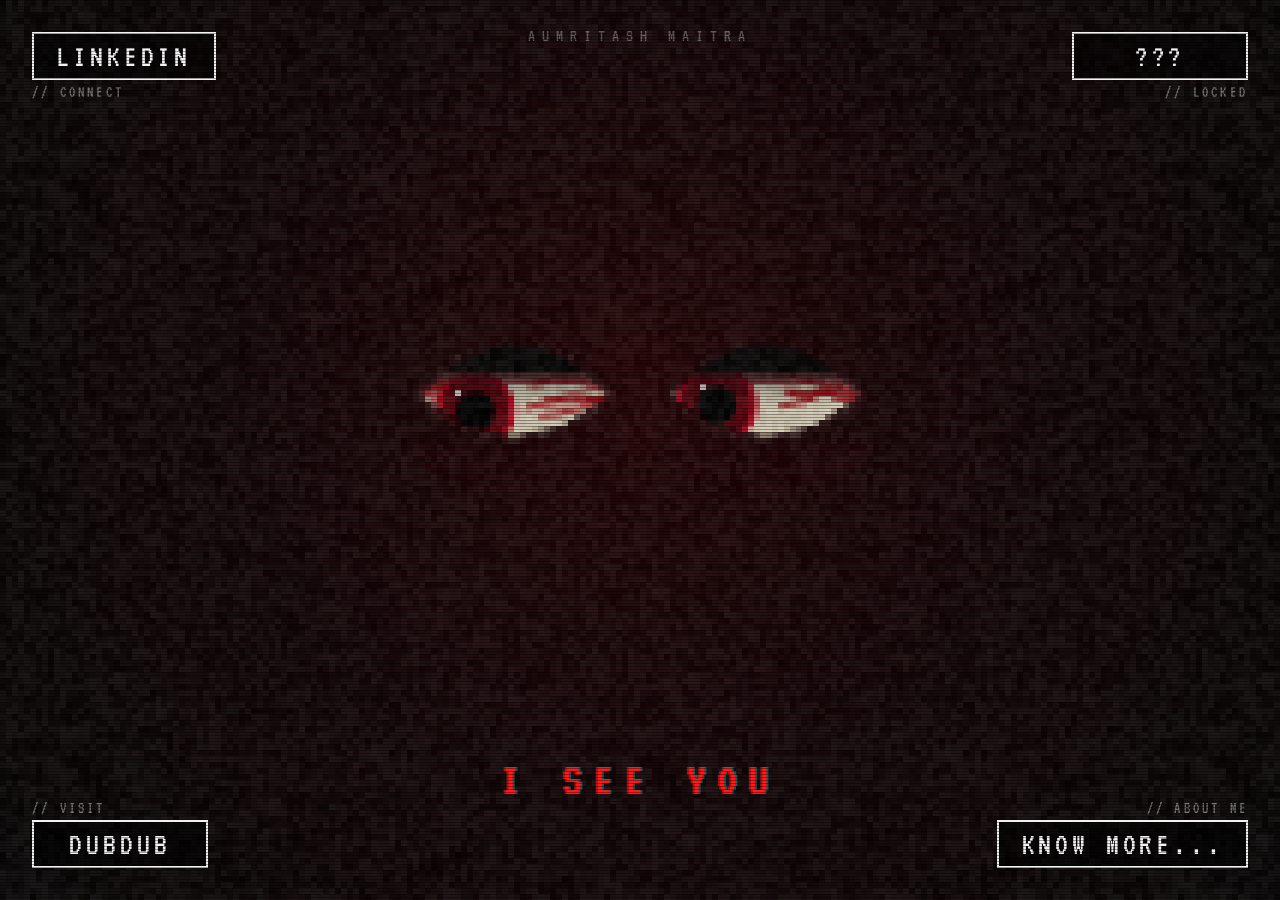
<file: new/index.html>
<!DOCTYPE html>
<html lang="en">
<head>
    <meta charset="UTF-8">
    <meta name="robots" content="noindex">
    <title>Moved - Aumritash Maitra</title>
    <link rel="canonical" href="https://aumritash.com/">
    <meta http-equiv="refresh" content="0; url=/">
    <script>location.replace('/' + location.hash);</script>
</head>
<body style="background:#050505;color:#e8e2da;font-family:sans-serif">
    <p>The site moved. <a href="/" style="color:#e8e2da">Continue to aumritash.com/</a></p>
</body>
</html>
</file>
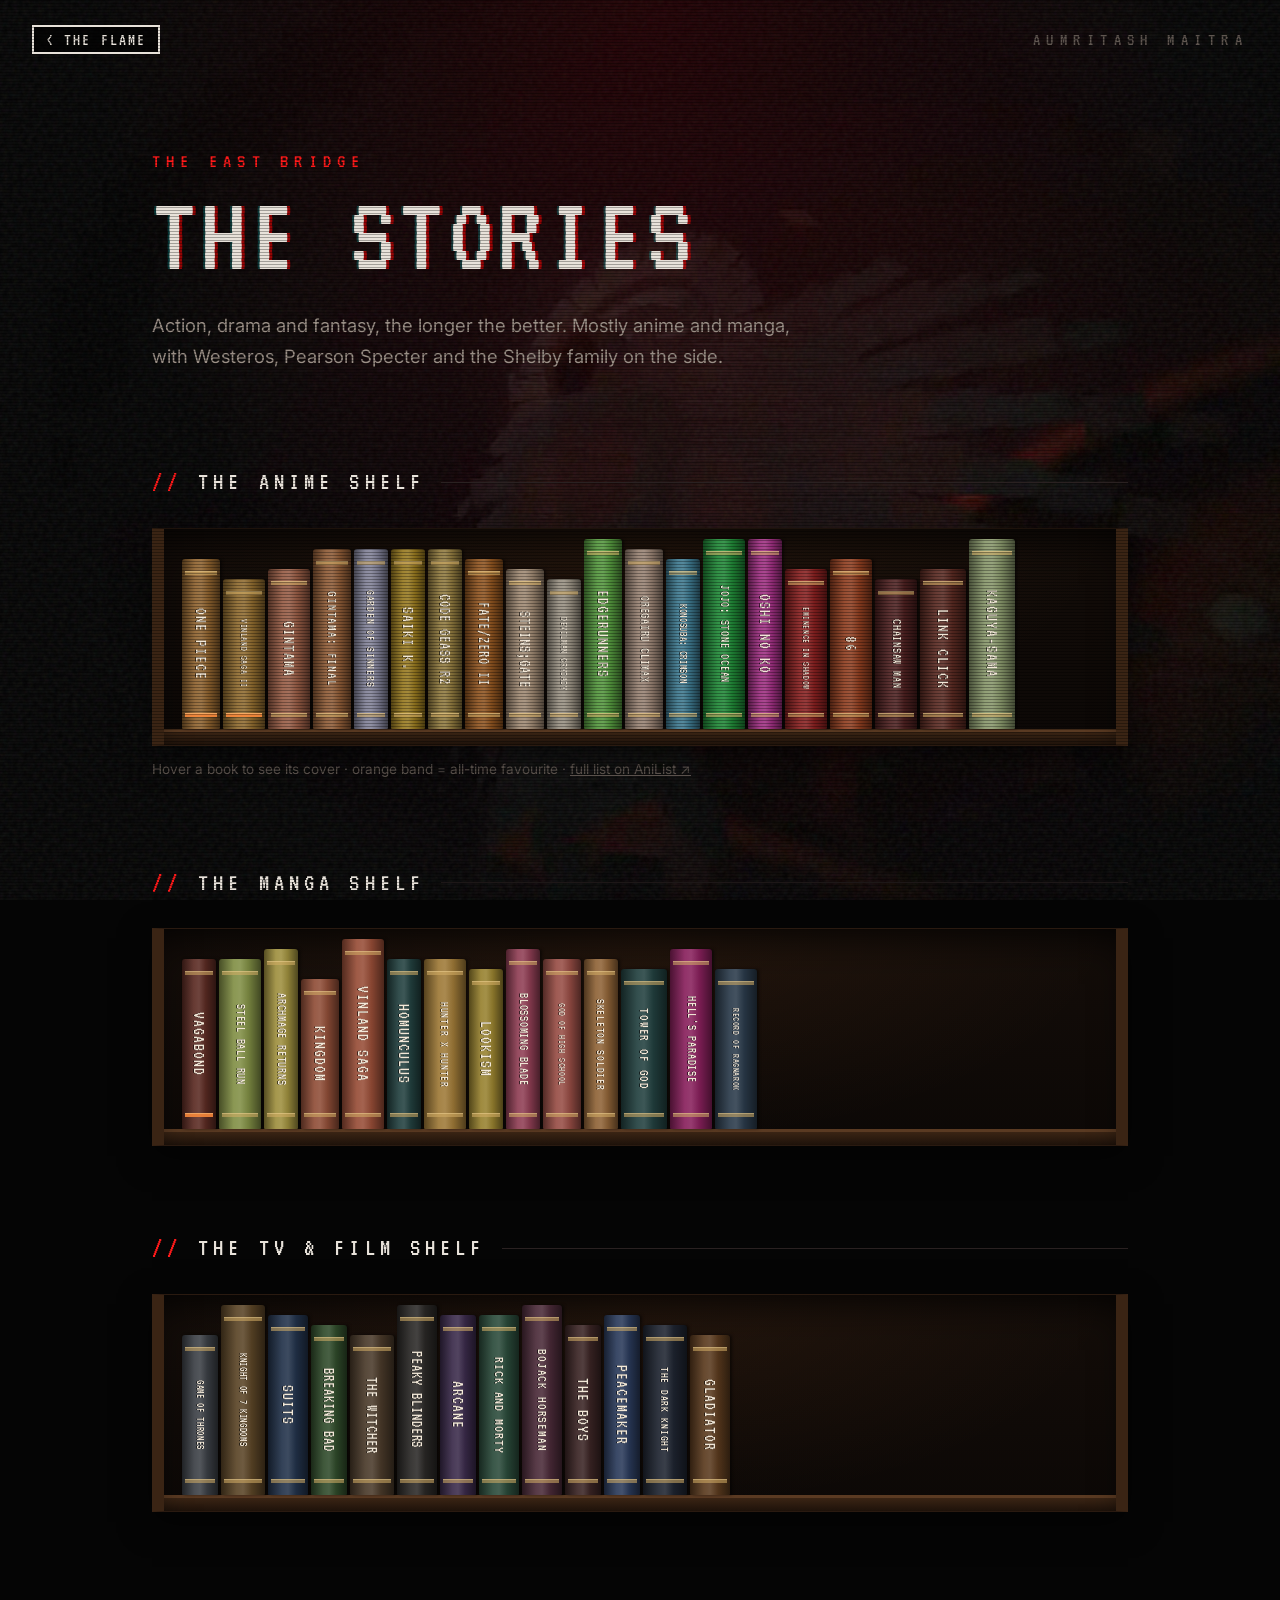
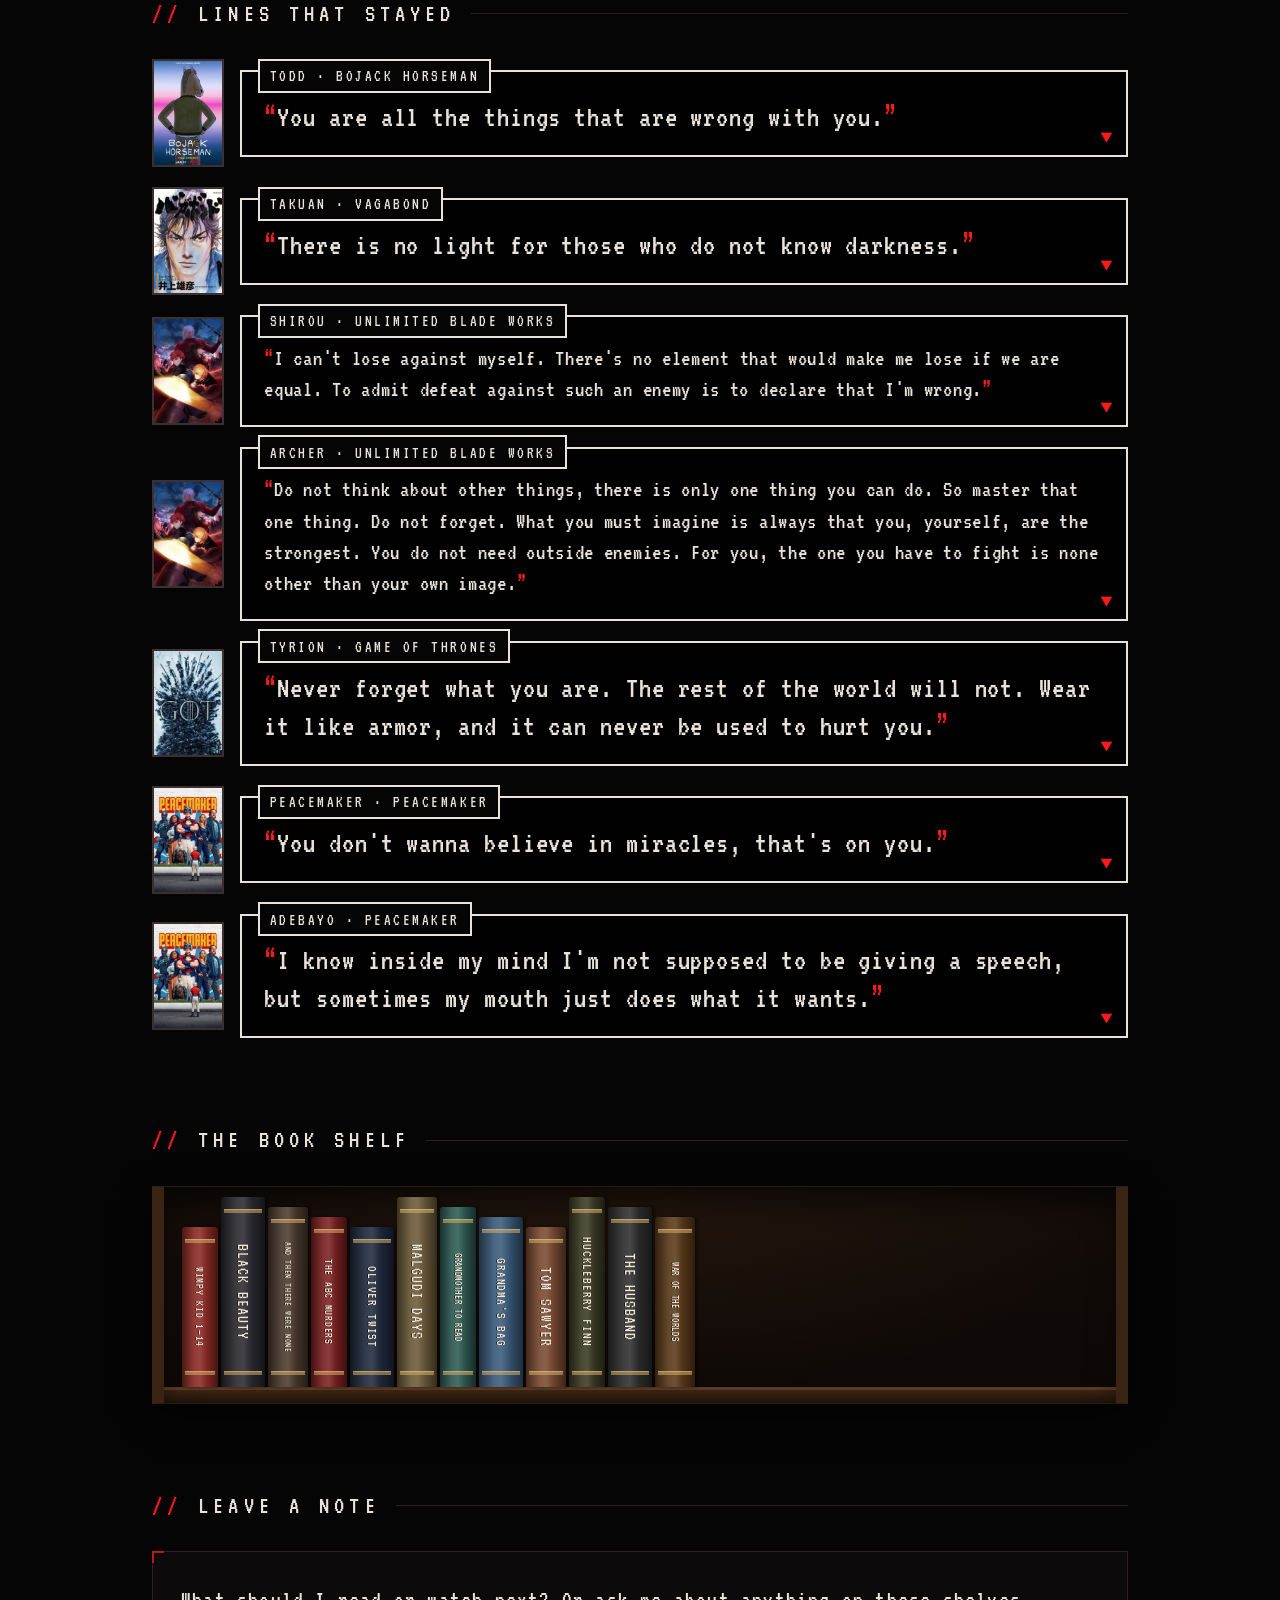
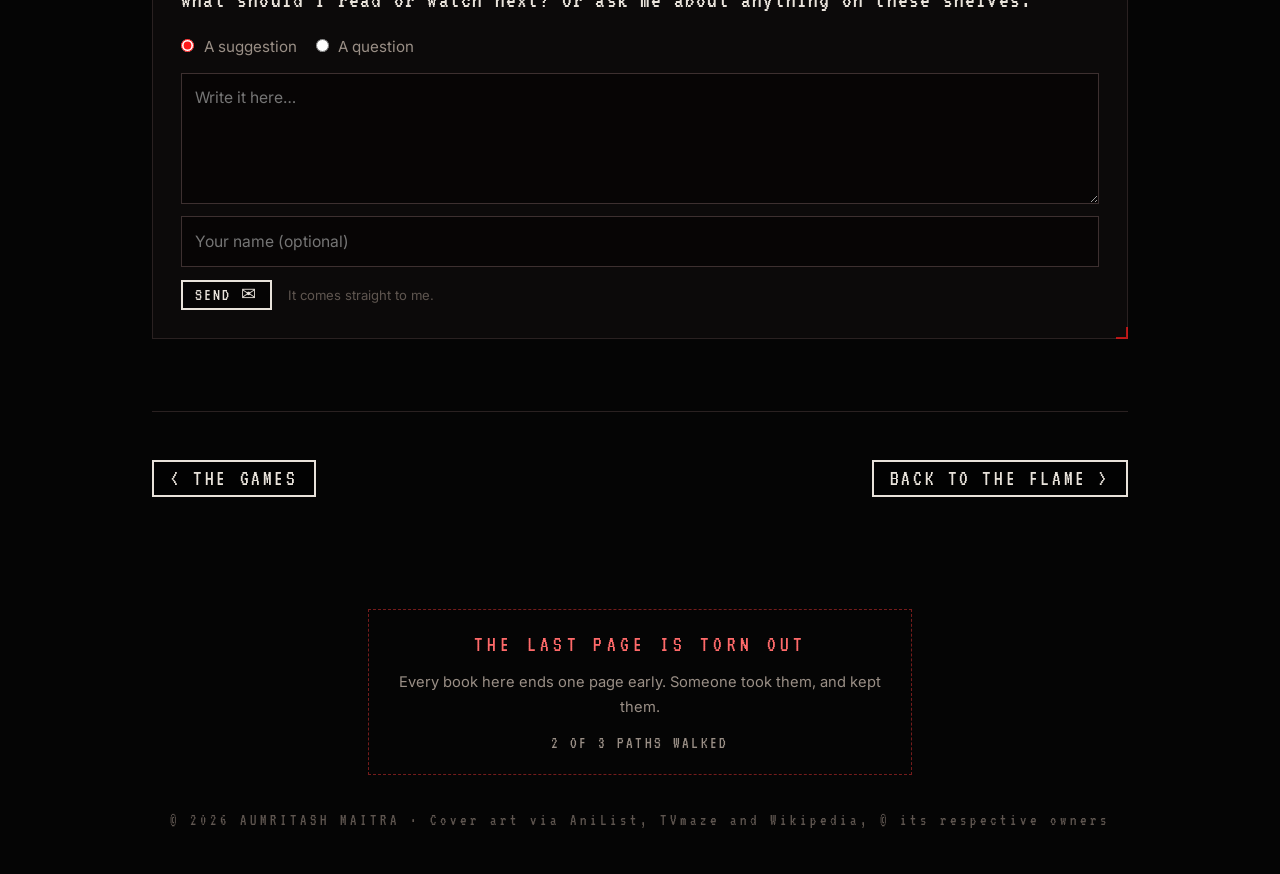
<file: stories/index.html>
<!DOCTYPE html>
<html lang="en">
<head>
    <script src="../assets/dead.js"></script>
    <meta charset="UTF-8">
    <meta name="viewport" content="width=device-width, initial-scale=1.0">
    <title>The Stories - Aumritash Maitra</title>
    <link rel="icon" href="/assets/favicon.svg" type="image/svg+xml">
    <meta name="description" content="The anime, manga, shows and books that shaped Aumritash Maitra.">
    <link rel="canonical" href="https://aumritash.com/stories/">
    <meta property="og:type" content="website">
    <meta property="og:site_name" content="Aumritash Maitra">
    <meta property="og:title" content="The Stories - Aumritash Maitra">
    <meta property="og:description" content="The anime, manga, shows and books that shaped Aumritash Maitra.">
    <meta property="og:url" content="https://aumritash.com/stories/">
    <meta name="twitter:card" content="summary_large_image">
    <meta name="twitter:image" content="https://aumritash.com/assets/img/preview.png">
    <meta property="og:image" content="https://aumritash.com/assets/img/preview.png">
    <meta property="og:image:width" content="1200">
    <meta property="og:image:height" content="630">
    <meta property="og:image:alt" content="Two red eyes in the dark above the words I SEE YOU">
    <link rel="preconnect" href="https://fonts.googleapis.com">
    <link href="https://fonts.googleapis.com/css2?family=Inter:wght@400;600&family=VT323&display=swap" rel="stylesheet">
    <link rel="stylesheet" href="../assets/chapter.css">
    <style>
        /* ── A wooden bookcase: books stand spine-out on planks ── */
        .case {
            --slot: 200px;
            --plank: 16px;
            --row: calc(var(--slot) + var(--plank));
            position: relative;
            display: flex;
            flex-wrap: wrap;
            align-items: flex-end;
            gap: 0 3px;
            padding: 0 18px;
            background:
                repeating-linear-gradient(to bottom,
                    transparent 0, transparent var(--slot),
                    #5a3a22 var(--slot), #5a3a22 calc(var(--slot) + 3px),
                    #3a2414 calc(var(--slot) + 3px), #1e120a var(--row)),
                radial-gradient(ellipse at 50% 0%, rgba(255, 140, 60, 0.07), transparent 70%),
                linear-gradient(to bottom, #140d09, #0c0806);
            border: 1px solid #2a1a10;
            border-left: 12px solid #3a2414;
            border-right: 12px solid #3a2414;
            box-shadow: inset 0 24px 40px -18px rgba(0, 0, 0, 0.9), 0 10px 30px rgba(0, 0, 0, 0.5);
        }

        /* Each book sits in a slot exactly one shelf tall, so every row lands on a plank */
        .book {
            position: relative;
            flex: 0 0 auto;
            width: var(--w);
            height: var(--h);
            margin-top: calc(var(--slot) - var(--h));
            margin-bottom: var(--plank);
            padding: 0;
            border: none;
            border-radius: 3px 3px 1px 1px;
            cursor: pointer;
            color: #f2e8d8;
            font: inherit;
            background:
                /* rounded spine: light down the middle, shadow at the edges */
                linear-gradient(to right, rgba(0, 0, 0, 0.45), rgba(255, 255, 255, 0.08) 35%, rgba(255, 255, 255, 0.12) 50%, rgba(0, 0, 0, 0.1) 70%, rgba(0, 0, 0, 0.5)),
                var(--bind);
            box-shadow: 2px 0 3px rgba(0, 0, 0, 0.5);
            transition: transform 0.25s ease, filter 0.25s ease;
            transform-origin: bottom center;
        }

        /* Gilt bands near the top and bottom of the spine */
        .book::before, .book::after {
            content: '';
            position: absolute;
            left: 3px;
            right: 3px;
            height: 3px;
            background: rgba(214, 176, 102, 0.55);
            border-top: 1px solid rgba(255, 230, 170, 0.35);
        }

        .book::before { top: 12px; }
        .book::after { bottom: 12px; }

        .spine-title {
            position: absolute;
            inset: 22px 0;
            display: flex;
            align-items: center;
            justify-content: center;
            writing-mode: vertical-rl;
            font-family: var(--pixel);
            font-size: var(--fs, 17px);
            letter-spacing: 0.06em;
            line-height: 1;
            text-transform: uppercase;
            white-space: nowrap;
            overflow: hidden;
            text-shadow: 0 1px 0 rgba(0, 0, 0, 0.6);
        }

        .book[data-fav]::after { background: rgba(255, 140, 60, 0.85); }

        .book:hover, .book:focus-visible { transform: translateY(-8px); filter: brightness(1.15); outline: none; z-index: 2; }
        .book.out { transform: translateY(-22px); filter: brightness(1.25); z-index: 2; }
        .book:focus-visible { box-shadow: 0 0 0 2px #ffcf8a; }

        /* The peek: a cover card that floats above whichever spine you're on */
        .peek {
            position: fixed;
            left: 0;
            top: 0;
            z-index: 50;
            width: 176px;
            padding: 10px 10px 12px;
            background: #0a0706;
            border: 2px solid var(--text);
            box-shadow: 0 12px 30px rgba(0, 0, 0, 0.7);
            pointer-events: none;
            opacity: 0;
            transform: translateY(6px);
            transition: opacity 0.15s ease, transform 0.15s ease;
        }

        .peek.show { opacity: 1; transform: none; }

        .peek img {
            display: block;
            width: 100%;
            aspect-ratio: 230 / 325;
            object-fit: cover;
            background: #1a1210;
            margin-bottom: 8px;
        }

        .peek .kind { font-family: var(--pixel); font-size: 0.95rem; letter-spacing: 0.2em; text-transform: uppercase; color: var(--muted); }
        .peek .title { font-size: 0.92rem; font-weight: 600; line-height: 1.25; margin: 2px 0 6px; }
        .peek .fav-note { color: #ffb070; font-size: 0.8rem; margin-top: 4px; }
        .peek .tap-note { display: none; color: var(--muted); font-size: 0.72rem; margin-top: 6px; }
        .peek.touch .tap-note { display: block; }

        .shelf-note { color: var(--muted); font-size: 0.85rem; margin-top: 0.75rem; }

        @media (max-width: 760px) {
            .case { --slot: 160px; --plank: 12px; padding: 0 8px; border-left-width: 6px; border-right-width: 6px; gap: 0 2px; }
            .book { width: calc(var(--w) * 0.78); height: calc(var(--h) * 0.8); margin-top: calc(var(--slot) - var(--h) * 0.8); }
            .spine-title { font-size: calc(var(--fs, 17px) * 0.82); inset: 18px 0; }
            .peek { width: 150px; }
        }
        /* Favourite lines, as game dialogue boxes */
        .lines { display: flex; flex-direction: column; gap: 1.25rem; }
        .line { display: grid; grid-template-columns: 72px 1fr; gap: 1rem; align-items: center; margin: 0; }
        .line img { width: 72px; aspect-ratio: 2 / 3; object-fit: cover; border: 2px solid var(--line-2); }
        .line .box { position: relative; padding: 1.6rem 1.4rem 1.2rem; background: rgba(0, 0, 0, 0.7); border: 2px solid var(--text); }
        .line .speaker {
            position: absolute;
            top: -0.85rem;
            left: 1rem;
            padding: 0.1rem 0.6rem 0;
            background: var(--bg);
            border: 2px solid var(--text);
            font-family: var(--pixel);
            font-size: 1.05rem;
            letter-spacing: 0.15em;
            text-transform: uppercase;
        }
        .line blockquote { font-family: var(--pixel); font-size: clamp(1.4rem, 3.4vw, 1.9rem); line-height: 1.25; letter-spacing: 0.03em; }
        .line blockquote::before { content: '“'; color: var(--red); }
        .line blockquote::after { content: '”'; color: var(--red); }
        .line.long blockquote { font-size: clamp(1.15rem, 2.6vw, 1.45rem); line-height: 1.35; }
        .line .more { position: absolute; right: 0.8rem; bottom: 0.4rem; font-size: 0.8rem; color: var(--red); animation: nudge 1s steps(2) infinite; }
        @keyframes nudge { 50% { transform: translateY(3px); } }
        @media (max-width: 760px) {
            .line { grid-template-columns: 52px 1fr; gap: 0.75rem; }
            .line img { width: 52px; }
        }
    </style>
</head>
<body>
    <div class="lurk lurk-stories" aria-hidden="true"></div>
    <script src="../assets/track.js"></script>
    <script src="../assets/arrive.js"></script>
    <header class="top">
        <a href="../more/" class="btn small">&lt; The flame</a>
        <span class="name">AUMRITASH MAITRA</span>
    </header>

    <main class="wrap">
        <div class="chapter-head">
            <p class="kicker">THE EAST BRIDGE</p>
            <h1>THE STORIES</h1>
            <p class="lede">Action, drama and fantasy, the longer the better. Mostly anime and manga, with Westeros, Pearson Specter and the Shelby family on the side.</p>
        </div>

        <section>
            <h2 class="section-title">The anime shelf</h2>
            <div class="case" data-detail="animeDetail">
                <button class="book" style="--bind:#8f632f;--h:170px;--w:38px;--fs:17px" data-id="21" data-kind="anime" data-href="https://anilist.co/anime/21" data-title="ONE PIECE" data-fav="1" aria-label="ONE PIECE"><span class="spine-title">One Piece</span></button>
                <button class="book" style="--bind:#8f6b2f;--h:150px;--w:42px;--fs:10px" data-id="136430" data-kind="anime" data-href="https://anilist.co/anime/136430" data-title="Vinland Saga Season 2" data-fav="1" aria-label="Vinland Saga Season 2"><span class="spine-title">Vinland Saga II</span></button>
                <button class="book" style="--bind:#975c45;--h:160px;--w:42px;--fs:17px" data-id="918" data-kind="anime" data-href="https://anilist.co/anime/918" data-title="Gintama" aria-label="Gintama"><span class="spine-title">Gintama</span></button>
                <button class="book" style="--bind:#8f5c37;--h:180px;--w:38px;--fs:14px" data-id="114129" data-kind="anime" data-href="https://anilist.co/anime/114129" data-title="Gintama: THE VERY FINAL" aria-label="Gintama: THE VERY FINAL"><span class="spine-title">Gintama: Final</span></button>
                <button class="book" style="--bind:#818197;--h:180px;--w:34px;--fs:12px" data-id="6624" data-kind="anime" data-href="https://anilist.co/anime/6624" data-title="Kara no Kyoukai Remix: Gate of seventh heaven" aria-label="Kara no Kyoukai Remix: Gate of seventh heaven"><span class="spine-title">Garden of Sinners</span></button>
                <button class="book" style="--bind:#977920;--h:180px;--w:34px;--fs:17px" data-id="21804" data-kind="anime" data-href="https://anilist.co/anime/21804" data-title="The Disastrous Life of Saiki K." aria-label="The Disastrous Life of Saiki K."><span class="spine-title">Saiki K.</span></button>
                <button class="book" style="--bind:#8f793e;--h:180px;--w:34px;--fs:16px" data-id="2904" data-kind="anime" data-href="https://anilist.co/anime/2904" data-title="Code Geass: Lelouch of the Rebellion R2" aria-label="Code Geass: Lelouch of the Rebellion R2"><span class="spine-title">Code Geass R2</span></button>
                <button class="book" style="--bind:#8f5420;--h:170px;--w:38px;--fs:16px" data-id="11741" data-kind="anime" data-href="https://anilist.co/anime/11741" data-title="Fate/Zero Season 2" aria-label="Fate/Zero Season 2"><span class="spine-title">Fate/Zero II</span></button>
                <button class="book" style="--bind:#9e8872;--h:160px;--w:38px;--fs:16px" data-id="9253" data-kind="anime" data-href="https://anilist.co/anime/9253" data-title="Steins;Gate" aria-label="Steins;Gate"><span class="spine-title">Steins;Gate</span></button>
                <button class="book" style="--bind:#978f81;--h:150px;--w:34px;--fs:10px" data-id="98460" data-kind="anime" data-href="https://anilist.co/anime/98460" data-title="Devilman Crybaby" aria-label="Devilman Crybaby"><span class="spine-title">Devilman Crybaby</span></button>
                <button class="book" style="--bind:#54973e;--h:190px;--w:38px;--fs:17px" data-id="120377" data-kind="anime" data-href="https://anilist.co/anime/120377" data-title="Cyberpunk: Edgerunners" aria-label="Cyberpunk: Edgerunners"><span class="spine-title">Edgerunners</span></button>
                <button class="book" style="--bind:#978172;--h:180px;--w:38px;--fs:13px" data-id="108489" data-kind="anime" data-href="https://anilist.co/anime/108489" data-title="My Teen Romantic Comedy SNAFU Climax!" aria-label="My Teen Romantic Comedy SNAFU Climax!"><span class="spine-title">Oregairu Climax</span></button>
                <button class="book" style="--bind:#3e798f;--h:170px;--w:34px;--fs:11px" data-id="102976" data-kind="anime" data-href="https://anilist.co/anime/102976" data-title="KONOSUBA -God's blessing on this wonderful world!- Legend of Crimson" aria-label="KONOSUBA -God's blessing on this wonderful world!- Legend of Crimson"><span class="spine-title">Konosuba: Crimson</span></button>
                <button class="book" style="--bind:#208837;--h:190px;--w:42px;--fs:13px" data-id="146722" data-kind="anime" data-href="https://anilist.co/anime/146722" data-title="JoJo's Bizarre Adventure: STONE OCEAN Part 2" aria-label="JoJo's Bizarre Adventure: STONE OCEAN Part 2"><span class="spine-title">JoJo: Stone Ocean</span></button>
                <button class="book" style="--bind:#9e2f81;--h:190px;--w:34px;--fs:17px" data-id="150672" data-kind="anime" data-href="https://anilist.co/anime/150672" data-title="OSHI NO KO" aria-label="OSHI NO KO"><span class="spine-title">Oshi no Ko</span></button>
                <button class="book" style="--bind:#882020;--h:160px;--w:42px;--fs:10px" data-id="130298" data-kind="anime" data-href="https://anilist.co/anime/130298" data-title="The Eminence in Shadow" aria-label="The Eminence in Shadow"><span class="spine-title">Eminence in Shadow</span></button>
                <button class="book" style="--bind:#8f3e20;--h:170px;--w:42px;--fs:17px" data-id="131586" data-kind="anime" data-href="https://anilist.co/anime/131586" data-title="86 EIGHTY-SIX Part 2" aria-label="86 EIGHTY-SIX Part 2"><span class="spine-title">86</span></button>
                <button class="book" style="--bind:#4d2020;--h:150px;--w:42px;--fs:13px" data-id="127230" data-kind="anime" data-href="https://anilist.co/anime/127230" data-title="Chainsaw Man" aria-label="Chainsaw Man"><span class="spine-title">Chainsaw Man</span></button>
                <button class="book" style="--bind:#5a2a22;--h:160px;--w:46px;--fs:17px" data-id="126403" data-kind="anime" data-href="https://anilist.co/anime/126403" data-title="Link Click" aria-label="Link Click"><span class="spine-title">Link Click</span></button>
                <button class="book" style="--bind:#88976b;--h:190px;--w:46px;--fs:17px" data-id="125367" data-kind="anime" data-href="https://anilist.co/anime/125367" data-title="Kaguya-sama: Love is War -Ultra Romantic-" aria-label="Kaguya-sama: Love is War -Ultra Romantic-"><span class="spine-title">Kaguya-sama</span></button>
            </div>
            <p class="shelf-note">Hover a book to see its cover · orange band = all-time favourite · <a href="https://anilist.co/user/Crulista" target="_blank" rel="noopener">full list on AniList ↗</a></p>
        </section>

        <section>
            <h2 class="section-title">The manga shelf</h2>
            <div class="case" data-detail="mangaDetail">
                <button class="book" style="--bind:#5a2a22;--h:170px;--w:34px;--fs:17px" data-id="30656" data-kind="manga" data-href="https://anilist.co/manga/30656" data-title="Vagabond" data-fav="1" aria-label="Vagabond"><span class="spine-title">Vagabond</span></button>
                <button class="book" style="--bind:#818f45;--h:170px;--w:42px;--fs:13px" data-id="31706" data-kind="manga" data-href="https://anilist.co/manga/31706" data-title="JoJo's Bizarre Adventure: Part 7–Steel Ball Run" aria-label="JoJo's Bizarre Adventure: Part 7–Steel Ball Run"><span class="spine-title">Steel Ball Run</span></button>
                <button class="book" style="--bind:#9e8f3e;--h:180px;--w:34px;--fs:13px" data-id="118424" data-kind="manga" data-href="https://anilist.co/manga/118424" data-title="The Archmage Returns After 4000 Years" aria-label="The Archmage Returns After 4000 Years"><span class="spine-title">Archmage Returns</span></button>
                <button class="book" style="--bind:#8f4d37;--h:150px;--w:38px;--fs:17px" data-id="46765" data-kind="manga" data-href="https://anilist.co/manga/46765" data-title="Kingdom" aria-label="Kingdom"><span class="spine-title">Kingdom</span></button>
                <button class="book" style="--bind:#974d37;--h:190px;--w:42px;--fs:17px" data-id="30642" data-kind="manga" data-href="https://anilist.co/manga/30642" data-title="Vinland Saga" aria-label="Vinland Saga"><span class="spine-title">Vinland Saga</span></button>
                <button class="book" style="--bind:#22403f;--h:170px;--w:34px;--fs:17px" data-id="30936" data-kind="manga" data-href="https://anilist.co/manga/30936" data-title="Homunculus" aria-label="Homunculus"><span class="spine-title">Homunculus</span></button>
                <button class="book" style="--bind:#9e7937;--h:170px;--w:42px;--fs:12px" data-id="30026" data-kind="manga" data-href="https://anilist.co/manga/30026" data-title="Hunter x Hunter" aria-label="Hunter x Hunter"><span class="spine-title">Hunter x Hunter</span></button>
                <button class="book" style="--bind:#97812f;--h:160px;--w:34px;--fs:17px" data-id="86848" data-kind="manga" data-href="https://anilist.co/manga/86848" data-title="Lookism" aria-label="Lookism"><span class="spine-title">Lookism</span></button>
                <button class="book" style="--bind:#8f3e54;--h:180px;--w:34px;--fs:13px" data-id="132144" data-kind="manga" data-href="https://anilist.co/manga/132144" data-title="Return of the Blossoming Blade" aria-label="Return of the Blossoming Blade"><span class="spine-title">Blossoming Blade</span></button>
                <button class="book" style="--bind:#974d45;--h:170px;--w:38px;--fs:10px" data-id="85141" data-kind="manga" data-href="https://anilist.co/manga/85141" data-title="The God of High School" aria-label="The God of High School"><span class="spine-title">God of High School</span></button>
                <button class="book" style="--bind:#8f6337;--h:170px;--w:34px;--fs:12px" data-id="103156" data-kind="manga" data-href="https://anilist.co/manga/103156" data-title="The Skeleton Soldier Failed to Defend the Dungeon" aria-label="The Skeleton Soldier Failed to Defend the Dungeon"><span class="spine-title">Skeleton Soldier</span></button>
                <button class="book" style="--bind:#22403f;--h:160px;--w:46px;--fs:14px" data-id="85143" data-kind="manga" data-href="https://anilist.co/manga/85143" data-title="Tower of God" aria-label="Tower of God"><span class="spine-title">Tower of God</span></button>
                <button class="book" style="--bind:#88205c;--h:180px;--w:42px;--fs:13px" data-id="100994" data-kind="manga" data-href="https://anilist.co/manga/100994" data-title="Hell’s Paradise: Jigokuraku" aria-label="Hell’s Paradise: Jigokuraku"><span class="spine-title">Hell's Paradise</span></button>
                <button class="book" style="--bind:#2a3a4a;--h:160px;--w:42px;--fs:10px" data-id="107098" data-kind="manga" data-href="https://anilist.co/manga/107098" data-title="Record of Ragnarok" aria-label="Record of Ragnarok"><span class="spine-title">Record of Ragnarok</span></button>
            </div>
        </section>

        <section>
            <h2 class="section-title">The TV &amp; film shelf</h2>
            <div class="case">
                <button class="book" style="--bind:#3b3f45;--h:160px;--w:36px;--fs:11px" data-img="tv-82" data-kind="show" data-href="https://www.tvmaze.com/shows/82" data-title="Game of Thrones" aria-label="Game of Thrones"><span class="spine-title">Game of Thrones</span></button>
                <button class="book" style="--bind:#5a4426;--h:190px;--w:44px;--fs:11px" data-img="tv-53063" data-kind="show" data-href="https://www.tvmaze.com/shows/53063" data-title="A Knight of the Seven Kingdoms" aria-label="A Knight of the Seven Kingdoms"><span class="spine-title">Knight of 7 Kingdoms</span></button>
                <button class="book" style="--bind:#22324a;--h:180px;--w:40px;--fs:17px" data-img="tv-172" data-kind="show" data-href="https://www.tvmaze.com/shows/172" data-title="Suits" aria-label="Suits"><span class="spine-title">Suits</span></button>
                <button class="book" style="--bind:#2f4a2a;--h:170px;--w:36px;--fs:16px" data-img="tv-169" data-kind="show" data-href="https://www.tvmaze.com/shows/169" data-title="Breaking Bad" aria-label="Breaking Bad"><span class="spine-title">Breaking Bad</span></button>
                <button class="book" style="--bind:#4a3a2a;--h:160px;--w:44px;--fs:16px" data-img="tv-28276" data-kind="show" data-href="https://www.tvmaze.com/shows/28276" data-title="The Witcher" aria-label="The Witcher"><span class="spine-title">The Witcher</span></button>
                <button class="book" style="--bind:#2a2826;--h:190px;--w:40px;--fs:16px" data-img="tv-269" data-kind="show" data-href="https://www.tvmaze.com/shows/269" data-title="Peaky Blinders" aria-label="Peaky Blinders"><span class="spine-title">Peaky Blinders</span></button>
                <button class="book" style="--bind:#3a2a4a;--h:180px;--w:36px;--fs:17px" data-img="tv-55138" data-kind="show" data-href="https://www.tvmaze.com/shows/55138" data-title="Arcane" aria-label="Arcane"><span class="spine-title">Arcane</span></button>
                <button class="book" style="--bind:#2a4a3a;--h:180px;--w:40px;--fs:15px" data-img="tv-216" data-kind="show" data-href="https://www.tvmaze.com/shows/216" data-title="Rick and Morty" aria-label="Rick and Morty"><span class="spine-title">Rick and Morty</span></button>
                <button class="book" style="--bind:#4a2a38;--h:190px;--w:40px;--fs:14px" data-img="tv-184" data-kind="show" data-href="https://www.tvmaze.com/shows/184" data-title="BoJack Horseman" aria-label="BoJack Horseman"><span class="spine-title">BoJack Horseman</span></button>
                <button class="book" style="--bind:#3a2424;--h:170px;--w:36px;--fs:17px" data-img="tv-15299" data-kind="show" data-href="https://www.tvmaze.com/shows/15299" data-title="The Boys" aria-label="The Boys"><span class="spine-title">The Boys</span></button>
                <button class="book" style="--bind:#2a3a5a;--h:180px;--w:36px;--fs:17px" data-img="tv-50603" data-kind="show" data-href="https://www.tvmaze.com/shows/50603" data-title="Peacemaker" aria-label="Peacemaker"><span class="spine-title">Peacemaker</span></button>
                <button class="book" style="--bind:#1e2430;--h:170px;--w:44px;--fs:12px" data-img="film-the-dark-knight" data-kind="film" data-href="https://en.wikipedia.org/wiki/The_Dark_Knight" data-title="The Dark Knight" aria-label="The Dark Knight"><span class="spine-title">The Dark Knight</span></button>
                <button class="book" style="--bind:#5a3a1e;--h:160px;--w:40px;--fs:17px" data-img="film-gladiator-2000-film" data-kind="film" data-href="https://en.wikipedia.org/wiki/Gladiator_(2000_film)" data-title="Gladiator" aria-label="Gladiator"><span class="spine-title">Gladiator</span></button>
            </div>
        </section>

        <section>
            <h2 class="section-title">Lines that stayed</h2>
            <div class="lines">
                <figure class="line">
                    <img src="../assets/covers/tv-184.jpg" alt="BoJack Horseman cover" loading="lazy">
                    <div class="box">
                        <figcaption class="speaker">Todd · BoJack Horseman</figcaption>
                        <blockquote>You are all the things that are wrong with you.</blockquote>
                        <span class="more" aria-hidden="true">▼</span>
                    </div>
                </figure>
                <figure class="line">
                    <img src="../assets/covers/30656.jpg" alt="Vagabond cover" loading="lazy">
                    <div class="box">
                        <figcaption class="speaker">Takuan · Vagabond</figcaption>
                        <blockquote>There is no light for those who do not know darkness.</blockquote>
                        <span class="more" aria-hidden="true">▼</span>
                    </div>
                </figure>
                <figure class="line long">
                    <img src="../assets/covers/line-ubw.jpg" alt="Fate/stay night: Unlimited Blade Works cover" loading="lazy">
                    <div class="box">
                        <figcaption class="speaker">Shirou · Unlimited Blade Works</figcaption>
                        <blockquote>I can't lose against myself. There's no element that would make me lose if we are equal. To admit defeat against such an enemy is to declare that I'm wrong.</blockquote>
                        <span class="more" aria-hidden="true">▼</span>
                    </div>
                </figure>
                <figure class="line long">
                    <img src="../assets/covers/line-ubw.jpg" alt="Fate/stay night: Unlimited Blade Works cover" loading="lazy">
                    <div class="box">
                        <figcaption class="speaker">Archer · Unlimited Blade Works</figcaption>
                        <blockquote>Do not think about other things, there is only one thing you can do. So master that one thing. Do not forget. What you must imagine is always that you, yourself, are the strongest. You do not need outside enemies. For you, the one you have to fight is none other than your own image.</blockquote>
                        <span class="more" aria-hidden="true">▼</span>
                    </div>
                </figure>
                <figure class="line">
                    <img src="../assets/covers/tv-82.jpg" alt="Game of Thrones cover" loading="lazy">
                    <div class="box">
                        <figcaption class="speaker">Tyrion · Game of Thrones</figcaption>
                        <blockquote>Never forget what you are. The rest of the world will not. Wear it like armor, and it can never be used to hurt you.</blockquote>
                        <span class="more" aria-hidden="true">▼</span>
                    </div>
                </figure>
                <figure class="line">
                    <img src="../assets/covers/tv-50603.jpg" alt="Peacemaker cover" loading="lazy">
                    <div class="box">
                        <figcaption class="speaker">Peacemaker · Peacemaker</figcaption>
                        <blockquote>You don't wanna believe in miracles, that's on you.</blockquote>
                        <span class="more" aria-hidden="true">▼</span>
                    </div>
                </figure>
                <figure class="line">
                    <img src="../assets/covers/tv-50603.jpg" alt="Peacemaker cover" loading="lazy">
                    <div class="box">
                        <figcaption class="speaker">Adebayo · Peacemaker</figcaption>
                        <blockquote>I know inside my mind I'm not supposed to be giving a speech, but sometimes my mouth just does what it wants.</blockquote>
                        <span class="more" aria-hidden="true">▼</span>
                    </div>
                </figure>
            </div>
        </section>

        <section>
            <h2 class="section-title">The book shelf</h2>
            <div class="case">
                <button class="book" style="--bind:#8a2a24;--h:160px;--w:36px;--fs:12px" data-img="book-wimpy-kid" data-kind="book" data-href="https://openlibrary.org/works/OL8483260W" data-title="Diary of a Wimpy Kid (books 1–14)" aria-label="Diary of a Wimpy Kid (books 1–14)"><span class="spine-title">Wimpy Kid 1–14</span></button>
                <button class="book" style="--bind:#2a2a30;--h:190px;--w:44px;--fs:17px" data-img="book-black-beauty" data-kind="book" data-href="https://openlibrary.org/works/OL15854658W" data-title="Black Beauty" aria-label="Black Beauty"><span class="spine-title">Black Beauty</span></button>
                <button class="book" style="--bind:#4a3a2e;--h:180px;--w:40px;--fs:10px" data-img="book-and-then-there-were-none" data-kind="book" data-href="https://openlibrary.org/works/OL471565W" data-title="And Then There Were None" aria-label="And Then There Were None"><span class="spine-title">And Then There Were None</span></button>
                <button class="book" style="--bind:#7a2020;--h:170px;--w:36px;--fs:12px" data-img="book-abc-murders" data-kind="book" data-href="https://openlibrary.org/works/OL471509W" data-title="The ABC Murders" aria-label="The ABC Murders"><span class="spine-title">The ABC Murders</span></button>
                <button class="book" style="--bind:#1f2a3d;--h:160px;--w:44px;--fs:14px" data-img="book-oliver-twist" data-kind="book" data-href="https://openlibrary.org/works/OL8193478W" data-title="Oliver Twist" aria-label="Oliver Twist"><span class="spine-title">Oliver Twist</span></button>
                <button class="book" style="--bind:#6b5a3a;--h:190px;--w:40px;--fs:17px" data-img="book-malgudi-days" data-kind="book" data-href="https://openlibrary.org/works/OL1057177W" data-title="Malgudi Days" aria-label="Malgudi Days"><span class="spine-title">Malgudi Days</span></button>
                <button class="book" style="--bind:#2e5a52;--h:180px;--w:36px;--fs:11px" data-img="book-grandmother-to-read" data-kind="book" data-href="https://openlibrary.org/works/OL5764476W" data-title="How I Taught My Grandmother to Read" aria-label="How I Taught My Grandmother to Read"><span class="spine-title">Grandmother to Read</span></button>
                <button class="book" style="--bind:#3a5a7a;--h:170px;--w:44px;--fs:14px" data-img="book-grandmas-bag" data-kind="book" data-href="https://openlibrary.org/works/OL25790438W" data-title="Grandma's Bag of Stories" aria-label="Grandma's Bag of Stories"><span class="spine-title">Grandma's Bag</span></button>
                <button class="book" style="--bind:#7a4a32;--h:160px;--w:40px;--fs:17px" data-img="book-tom-sawyer" data-kind="book" data-href="https://openlibrary.org/works/OL53919W" data-title="The Adventures of Tom Sawyer" aria-label="The Adventures of Tom Sawyer"><span class="spine-title">Tom Sawyer</span></button>
                <button class="book" style="--bind:#3a3a24;--h:190px;--w:36px;--fs:14px" data-img="book-huckleberry-finn" data-kind="book" data-href="https://openlibrary.org/works/OL53908W" data-title="Adventures of Huckleberry Finn" aria-label="Adventures of Huckleberry Finn"><span class="spine-title">Huckleberry Finn</span></button>
                <button class="book" style="--bind:#2e2e2e;--h:180px;--w:44px;--fs:17px" data-img="book-the-husband" data-kind="book" data-href="https://openlibrary.org/works/OL263251W" data-title="The Husband" aria-label="The Husband"><span class="spine-title">The Husband</span></button>
                <button class="book" style="--bind:#5a3a1a;--h:170px;--w:40px;--fs:11px" data-img="book-war-of-the-worlds" data-kind="book" data-href="https://openlibrary.org/works/OL52114W" data-title="The War of the Worlds" aria-label="The War of the Worlds"><span class="spine-title">War of the Worlds</span></button>
            </div>
        </section>

        <section class="ask" data-topic="The Stories" data-prompt="What should I read or watch next? Or ask me about anything on these shelves."></section>

        <nav class="chapter-nav">
            <a href="../games/" class="btn">&lt; The Games</a>
            <a href="../more/" class="btn">Back to the flame &gt;</a>
        </nav>
    </main>

    <!-- A hint at what waits in the tower (assets/hint.js fills in how far along the visitor is) -->
    <aside class="missing" id="missing">
        <p class="missing-title">THE LAST PAGE IS TORN OUT</p>
        <p class="missing-line">Every book here ends one page early. Someone took them, and kept them.</p>
        <p class="missing-count" id="missingCount"></p>
    </aside>

    <footer>© 2026 AUMRITASH MAITRA · Cover art via AniList, TVmaze and Wikipedia, © its respective owners</footer>

    <div class="peek" id="peek" aria-hidden="true">
        <img alt="">
        <p class="kind"></p>
        <p class="title"></p>
        <p class="fav-note" hidden>🔥 All-time favourite</p>
        <p class="tap-note">Tap again to open it</p>
    </div>

    <script>
        // Hovering a spine slides the book out and floats its cover above it
        const peek = document.getElementById('peek');
        const touch = matchMedia('(hover: none)').matches;
        let current = null, lastTap = false;

        function show(book) {
            if (current && current !== book) current.classList.remove('out');
            current = book;
            book.classList.add('out');
            const { id, img, kind, title, fav } = book.dataset;
            peek.querySelector('img').src = `../assets/covers/${img || id}.jpg`;
            peek.querySelector('.kind').textContent = kind;
            peek.querySelector('.title').textContent = title;
            peek.querySelector('.fav-note').hidden = !fav;
            peek.classList.toggle('touch', lastTap);
            // Sit above the spine, nudged inside the screen edges; drop below if there's no room on top
            const r = book.getBoundingClientRect();
            const w = peek.offsetWidth, h = peek.offsetHeight || 320;
            const x = Math.min(innerWidth - w - 8, Math.max(8, r.left + r.width / 2 - w / 2));
            const y = r.top - h - 12 > 8 ? r.top - h - 12 : Math.min(innerHeight - h - 8, r.bottom + 12);
            peek.style.left = x + 'px';
            peek.style.top = y + 'px';
            peek.classList.add('show');
        }

        function hide() {
            if (current) current.classList.remove('out');
            current = null;
            peek.classList.remove('show');
        }

        const open = book => window.open(book.dataset.href, '_blank', 'noopener');

        document.querySelectorAll('.book').forEach(book => {
            book.addEventListener('pointerenter', e => { if (e.pointerType === 'mouse') show(book); });
            book.addEventListener('pointerleave', e => { if (e.pointerType === 'mouse') hide(); });
            book.addEventListener('focus', () => show(book));
            book.addEventListener('blur', hide);
            book.addEventListener('pointerdown', e => { lastTap = e.pointerType !== 'mouse'; });
            book.addEventListener('click', () => {
                // Phones: first tap peeks, second tap opens it. Desktop: clicking opens it.
                if (lastTap && current !== book) { show(book); return; }
                open(book);
            });
        });

        document.addEventListener('click', e => { if (lastTap && !e.target.closest('.book')) hide(); });
        addEventListener('scroll', hide, { passive: true });
    </script>
    <script src="../assets/hint.js"></script>
    <script src="../assets/ask.js"></script>
</body>
</html>
</file>
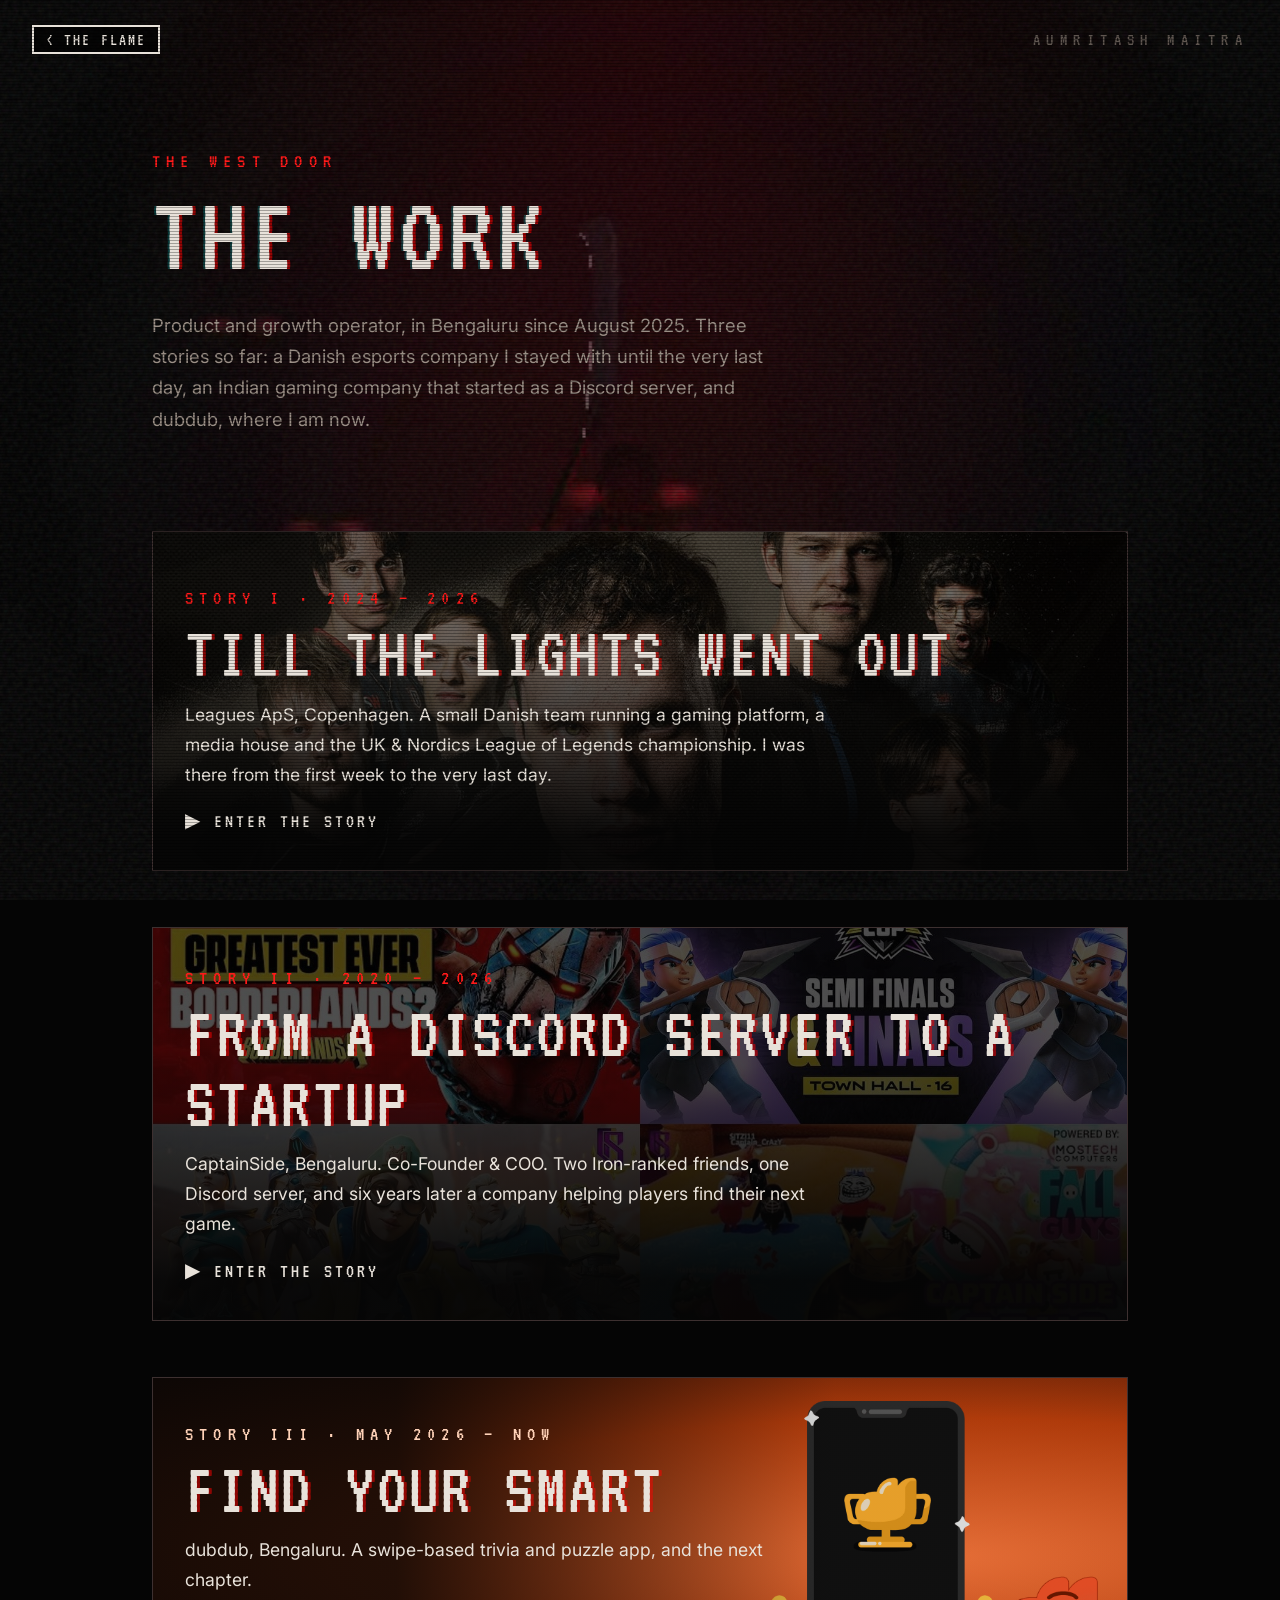
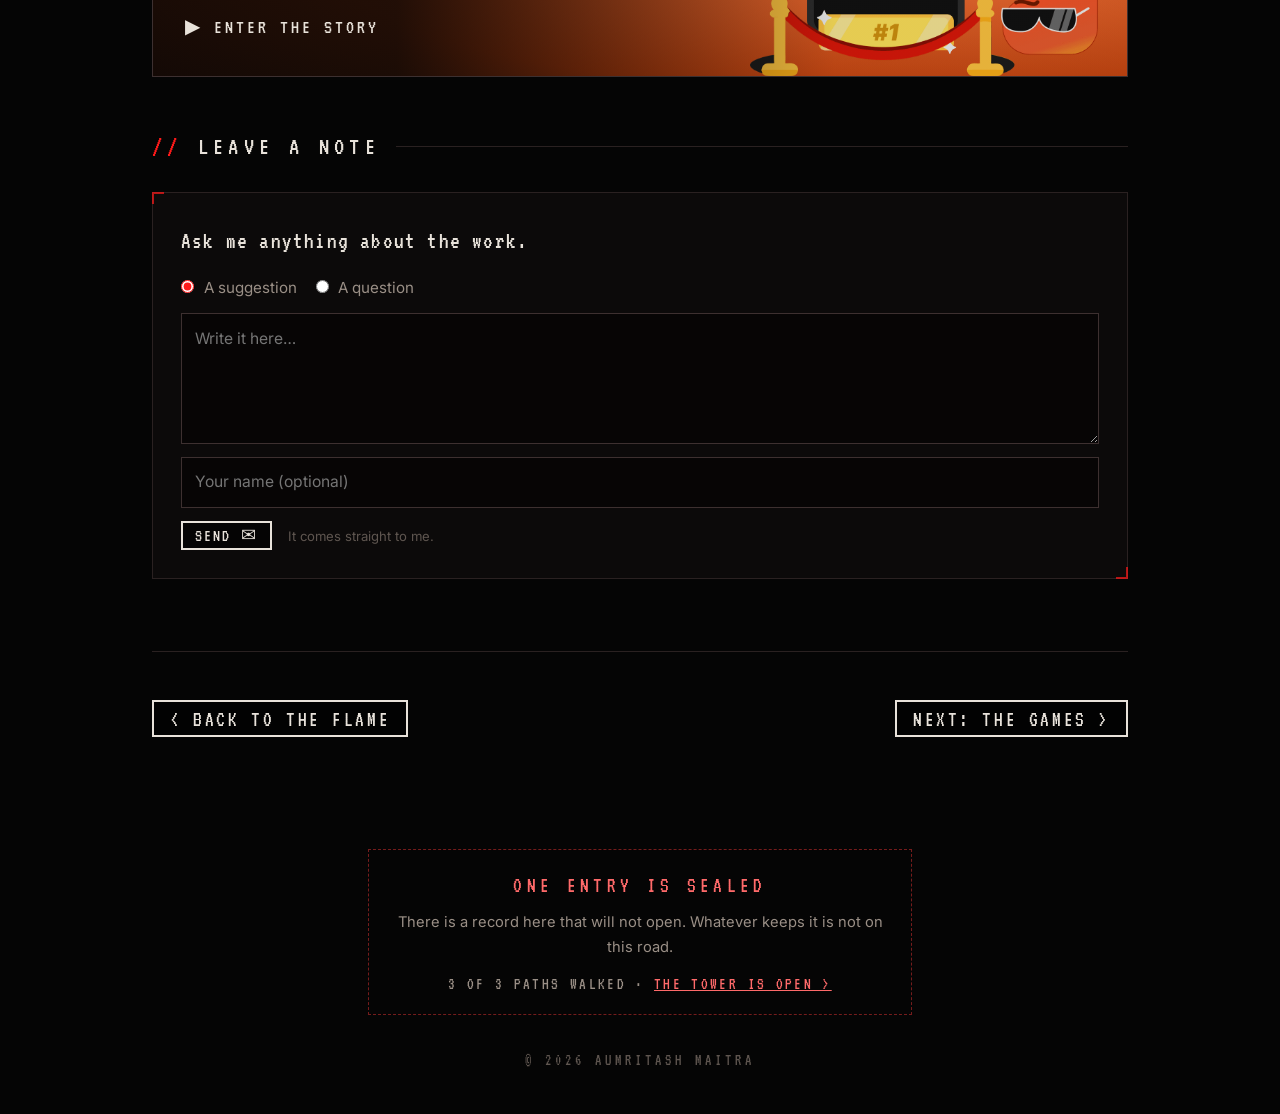
<file: work/index.html>
<!DOCTYPE html>
<html lang="en">
<head>
    <script src="../assets/dead.js"></script>
    <meta charset="UTF-8">
    <meta name="viewport" content="width=device-width, initial-scale=1.0">
    <title>The Work - Aumritash Maitra</title>
    <link rel="icon" href="/assets/favicon.svg" type="image/svg+xml">
    <meta name="description" content="Aumritash Maitra's career so far: product and growth at dubdub (2026 to now), Partnerships &amp; Product Manager at Leagues ApS (2024 to 2026), and Co-Founder &amp; COO of CaptainSide.">
    <link rel="canonical" href="https://aumritash.com/work/">
    <meta property="og:type" content="website">
    <meta property="og:site_name" content="Aumritash Maitra">
    <meta property="og:title" content="The Work - Aumritash Maitra">
    <meta property="og:description" content="Aumritash Maitra's career so far: product and growth at dubdub (2026 to now), Partnerships &amp; Product Manager at Leagues ApS (2024 to 2026), and Co-Founder &amp; COO of CaptainSide.">
    <meta property="og:url" content="https://aumritash.com/work/">
    <meta name="twitter:card" content="summary_large_image">
    <meta name="twitter:image" content="https://aumritash.com/assets/img/preview.png">
    <meta property="og:image" content="https://aumritash.com/assets/img/preview.png">
    <meta property="og:image:width" content="1200">
    <meta property="og:image:height" content="630">
    <meta property="og:image:alt" content="Two red eyes in the dark above the words I SEE YOU">
    <link rel="preconnect" href="https://fonts.googleapis.com">
    <link href="https://fonts.googleapis.com/css2?family=Inter:wght@400;600;800&family=VT323&display=swap" rel="stylesheet">
    <link rel="stylesheet" href="../assets/chapter.css">
    <style>
        /* ── Story layout: a title card, then numbered acts ── */
        .story { padding: 3rem 0 1rem; }

        .story-card {
            position: relative;
            border: 1px solid var(--line-2);
            overflow: hidden;
            min-height: 340px;
            display: flex;
            align-items: flex-end;
            background: #0a0808;
        }

        .story-card img.bg {
            position: absolute;
            inset: 0;
            width: 100%;
            height: 100%;
            object-fit: cover;
            filter: saturate(0.85) brightness(0.55);
        }

        .story-card::after {
            content: '';
            position: absolute;
            inset: 0;
            background: linear-gradient(to top, rgba(5, 5, 5, 0.95) 10%, rgba(5, 5, 5, 0.2) 70%);
        }

        .story-card .inner { position: relative; z-index: 1; padding: 2rem; }
        .story-card .kicker { margin-bottom: 0.3rem; }

        .story-card h2 {
            font-family: var(--pixel);
            font-weight: 400;
            font-size: clamp(2.6rem, 7vw, 4.6rem);
            line-height: 0.95;
            letter-spacing: 0.04em;
            text-shadow: 3px 0 rgba(255, 0, 0, 0.5);
        }

        .story-card .sub { color: var(--text); font-size: 1.1rem; margin-top: 0.6rem; max-width: 640px; }
        .chips { display: flex; flex-wrap: wrap; gap: 0.4rem; margin-top: 1rem; }


        .act {
            display: grid;
            grid-template-columns: 120px 1fr;
            gap: 1.5rem;
            padding: 2.25rem 0;
            border-bottom: 1px solid var(--line);
        }

        .act:last-child { border-bottom: none; }

        .act-num {
            font-family: var(--pixel);
            font-size: 1.15rem;
            letter-spacing: 0.2em;
            color: var(--red);
            line-height: 1.2;
        }

        .act-num span { display: block; color: var(--muted); font-size: 1rem; letter-spacing: 0.12em; margin-top: 0.3rem; }

        .act h3 { font-size: 1.6rem; font-weight: 800; line-height: 1.15; letter-spacing: -0.01em; margin-bottom: 0.7rem; }
        .act p { color: var(--dim); font-size: 1.05rem; max-width: 720px; }
        .act p + p { margin-top: 0.8rem; }
        .act strong { color: var(--text); font-weight: 600; }
        .act em { color: var(--text); }

        .act figure { margin-top: 1.25rem; }
        .act figure img { width: 100%; display: block; border: 1px solid var(--line-2); }
        .act figcaption { color: var(--muted); font-size: 0.8rem; margin-top: 0.4rem; }

        /* Big numbers */
        /* Rows always fill edge to edge, however many numbers there are */
        .bignums {
            display: flex;
            flex-wrap: wrap;
            gap: 1px;
            background: var(--line);
            border: 1px solid var(--line);
            margin-top: 1.25rem;
        }

        .bignum { flex: 1 1 0; min-width: 130px; background: var(--panel); padding: 1.1rem 0.9rem; }
        .bignum b { display: block; font-family: var(--pixel); font-weight: 400; font-size: 2.4rem; line-height: 1; color: var(--red); }
        .bignum small { display: block; color: var(--dim); font-size: 0.8rem; margin-top: 0.3rem; }

        /* Click-to-play video (no YouTube code loads until you press play) */
        .yt {
            position: relative;
            display: block;
            width: 100%;
            aspect-ratio: 16 / 9;
            border: 1px solid var(--line-2);
            background: #000 center / cover no-repeat;
            cursor: pointer;
            padding: 0;
            margin-top: 1.25rem;
        }

        .yt::before { content: ''; position: absolute; inset: 0; background: rgba(0, 0, 0, 0.35); transition: background 0.2s; }
        .yt:hover::before { background: rgba(0, 0, 0, 0.15); }

        .yt .play {
            position: absolute;
            left: 50%;
            top: 50%;
            transform: translate(-50%, -50%);
            font-family: var(--pixel);
            font-size: 1.5rem;
            letter-spacing: 0.15em;
            color: #000;
            background: var(--text);
            padding: 0.4rem 1.1rem 0.3rem;
        }

        .yt .vt {
            position: absolute;
            left: 0.8rem;
            right: 0.8rem;
            bottom: 0.7rem;
            text-align: left;
            color: #fff;
            font-weight: 600;
            font-size: 0.95rem;
            text-shadow: 0 2px 6px #000;
        }

        .yt iframe { position: absolute; inset: 0; width: 100%; height: 100%; border: 0; }
        .vids { display: grid; grid-template-columns: 1fr 1fr; gap: 1rem; }
        .act > div > .yt { max-width: 640px; }

        /* A small screenshot that sits with the text instead of dominating it */
        .act figure.shot { max-width: 460px; }
        .act figure.shot img { border-color: var(--line); }

        /* Loadout: four weapon slots and a comms bar */
        .loadout { display: grid; grid-template-columns: repeat(4, minmax(0, 1fr)); gap: 1rem; }
        .slot {
            position: relative;
            padding: 1.1rem 1.1rem 1.25rem;
            background: linear-gradient(to bottom, var(--panel-2), var(--panel));
            border: 1px solid var(--line-2);
            border-top: 3px solid var(--red);
            transition: transform 0.15s ease, border-color 0.15s ease;
        }
        .slot:hover { transform: translateY(-3px); border-color: var(--text); border-top-color: var(--red); }
        .slot-key { font-family: var(--pixel); font-size: 1rem; letter-spacing: 0.2em; color: var(--muted); display: flex; align-items: center; gap: 0.6rem; }
        .slot-key span { display: inline-grid; place-items: center; width: 1.6rem; height: 1.6rem; border: 2px solid var(--text); color: var(--text); font-size: 1.1rem; letter-spacing: 0; }
        .slot h3 { font-family: var(--pixel); font-weight: 400; font-size: 2rem; line-height: 1; letter-spacing: 0.04em; margin: 0.8rem 0 0.5rem; }
        .slot p:not(.slot-key) { color: var(--dim); font-size: 0.92rem; line-height: 1.55; }
        .comms { display: flex; justify-content: space-between; align-items: center; gap: 1rem; flex-wrap: wrap; margin-top: 1rem; padding: 1rem 1.25rem; border: 1px solid var(--line-2); background: var(--panel); }
        .comms > p { font-family: var(--pixel); font-size: 1.4rem; letter-spacing: 0.15em; text-transform: uppercase; }
        .comms .links { margin-top: 0; }
        .blink { color: var(--red); animation: blink 1s steps(1) infinite; }
        @keyframes blink { 50% { opacity: 0; } }
        @media (max-width: 1000px) { .loadout { grid-template-columns: repeat(2, minmax(0, 1fr)); } }

        /* dubdub's title card: its own orange, with Dubby on the right */
        .dub-card { background: radial-gradient(ellipse at 80% 60%, #ff7a3d, #c2410c 55%, #3b1204); min-height: 300px; }
        .dub-card::after { background: linear-gradient(to right, rgba(5, 5, 5, 0.85) 25%, rgba(5, 5, 5, 0.1) 70%); }
        .dub-card .kicker { color: #ffd2b8; }
        .dub-art { position: absolute; right: 3%; bottom: 0; height: 92%; max-width: 46%; object-fit: contain; object-position: bottom right; z-index: 0; }

        /* Stories start folded: the title card opens and closes the acts */
        .story-card[role="button"] { cursor: pointer; transition: border-color 0.2s ease; }
        .story-card[role="button"]:hover, .story-card[role="button"]:focus-visible { border-color: var(--red); outline: none; }
        .toggle-hint { font-family: var(--pixel); font-size: 1.25rem; letter-spacing: 0.15em; text-transform: uppercase; color: var(--text); margin-top: 0.9rem; }
        .story-card:hover .toggle-hint { color: var(--red); }
        .toggle-hint .when-open, .story.open .toggle-hint .when-closed { display: none; }
        .story.open .toggle-hint .when-open { display: inline; }
        /* Going in: the card grows to fill the screen, then the story opens as a reader, one act to a page */
        .zoom { position: fixed; z-index: 60; overflow: hidden; border: 1px solid var(--red); background: #070606 center / cover no-repeat; transition: left 0.55s cubic-bezier(0.7, 0, 0.2, 1), top 0.55s cubic-bezier(0.7, 0, 0.2, 1), width 0.55s cubic-bezier(0.7, 0, 0.2, 1), height 0.55s cubic-bezier(0.7, 0, 0.2, 1), filter 0.55s ease; }
        .zoom::after { content: ''; position: absolute; inset: 0; background: #070606; opacity: 0; transition: opacity 0.55s ease 0.1s; }
        .zoom.in { filter: brightness(1.25); }
        .zoom.in::after { opacity: 0.94; }
        .zoom b { position: absolute; left: 2rem; bottom: 1.6rem; right: 2rem; font-family: var(--pixel); font-weight: normal; font-size: clamp(2rem, 6vw, 3.6rem); line-height: 1; letter-spacing: 0.04em; color: var(--text); z-index: 1; transition: transform 0.55s cubic-bezier(0.7, 0, 0.2, 1), opacity 0.3s ease 0.3s; transform-origin: left bottom; }
        .zoom.in b { transform: scale(1.25); opacity: 0; }

        body.reading { overflow: hidden; }
        .reader[hidden] { display: none; }
        .reader { position: fixed; inset: 0; z-index: 61; display: grid; grid-template-rows: auto 1fr auto; background: #070606; animation: reader-in 0.35s steps(6) both; }
        @keyframes reader-in { from { opacity: 0; } }
        .reader.out { animation: reader-out 0.25s steps(5) both; }
        @keyframes reader-out { to { opacity: 0; transform: scale(0.97); } }
        .reader::before { content: ''; position: absolute; inset: 0; background: var(--bg) center / cover no-repeat; opacity: 0.1; filter: grayscale(0.6) blur(3px); pointer-events: none; }
        .reader > * { position: relative; }
        .reader-top { display: flex; align-items: center; gap: 1rem; padding: 0.9rem 1.5rem; border-bottom: 1px solid var(--line-2); }
        .reader-title { flex: 1; min-width: 0; font-family: var(--pixel); font-size: 1.5rem; letter-spacing: 0.08em; color: var(--text); white-space: nowrap; overflow: hidden; text-overflow: ellipsis; }
        .reader-count { font-family: var(--pixel); font-size: 1.15rem; letter-spacing: 0.14em; color: var(--red); white-space: nowrap; }
        .reader-stage { overflow-y: auto; overscroll-behavior: contain; padding: 0 1.5rem; }
        .reader-stage .story-body-inner { overflow: visible; max-width: 1000px; margin: 0 auto; min-height: 100%; display: flex; flex-direction: column; justify-content: center; }
        .reader-stage .story-body-inner > * { display: none; }
        .reader-stage .story-body-inner > .on { display: grid; border-bottom: none; padding: 2rem 0; animation: page-next 0.4s cubic-bezier(0.2, 0.7, 0.2, 1) both; }
        .reader-stage .story-body-inner > .on.back { animation-name: page-prev; }
        .reader-stage .story-body-inner > .credits.on { display: block; }
        @keyframes page-next { from { opacity: 0; transform: translateX(48px); } }
        @keyframes page-prev { from { opacity: 0; transform: translateX(-48px); } }
        .reader-stage .act figure img { width: auto; max-width: 100%; max-height: 46vh; }
        .reader-stage .act .pics figure img { width: 100%; max-height: none; }
        .reader-nav { display: flex; align-items: center; gap: 0.8rem; padding: 0.8rem 1.5rem; border-top: 1px solid var(--line-2); }
        .reader-rail { flex: 1; display: flex; justify-content: center; flex-wrap: wrap; gap: 0.3rem; }
        .reader-rail button { font-family: var(--pixel); font-size: 1.05rem; letter-spacing: 0.06em; min-width: 2.2rem; padding: 0.15rem 0.4rem 0.05rem; color: var(--dim); background: none; border: 1px solid var(--line-2); cursor: pointer; }
        .reader-rail button:hover, .reader-rail button:focus-visible { color: var(--text); border-color: var(--text); outline: none; }
        .reader-rail button.done { color: var(--text); }
        .reader-rail button.here { color: #000; background: var(--red); border-color: var(--red); }
        .reader-nav .btn[disabled] { opacity: 0.25; pointer-events: none; }
        @media (max-width: 700px) {
            .reader-top { padding: 0.6rem 1rem; gap: 0.6rem; }
            .reader-title { font-size: 1.15rem; }
            .reader-stage { padding: 0 1rem; }
            .reader-stage .story-body-inner { justify-content: flex-start; }
            .reader-nav { padding: 0.6rem 1rem; }
            .reader-rail button { min-width: 1.7rem; font-size: 0.9rem; padding: 0.1rem 0.25rem 0; }
        }
        @media (prefers-reduced-motion: reduce) { .zoom { transition: none; } .reader, .reader.out, .reader-stage .story-body-inner > .on { animation: none; } }

        .story-body { display: grid; grid-template-rows: 0fr; transition: grid-template-rows 0.5s ease; }
        .story.open .story-body { grid-template-rows: 1fr; }
        .story-body-inner { overflow: hidden; min-height: 0; }
        .story { padding-bottom: 0.5rem; }

        /* Two pictures side by side */
        .pics { display: grid; grid-template-columns: 1fr 1fr; gap: 1rem; margin-top: 1.25rem; align-items: start; }
        .act .pics figure { margin-top: 0; }

        /* The ending */
        .finale {
            margin: 2rem 0 1rem;
            padding: 2.5rem 2rem;
            border: 1px solid var(--line-2);
            background: radial-gradient(ellipse at 50% 120%, rgba(255, 60, 30, 0.12), transparent 60%), var(--panel);
            text-align: center;
        }

        .finale .kicker { margin-bottom: 0.6rem; }

        .finale h3 {
            font-family: var(--pixel);
            font-weight: 400;
            font-size: clamp(2rem, 5vw, 3.2rem);
            line-height: 1;
            letter-spacing: 0.06em;
            margin-bottom: 1rem;
        }

        .finale p { color: var(--dim); font-size: 1.05rem; max-width: 620px; margin: 0 auto; }
        .finale p + p { margin-top: 0.7rem; }

        /* A word from the boss */
        .rec {
            margin: 1.5rem 0 1rem;
            padding: 1.75rem 2rem;
            border-left: 3px solid var(--red);
            background: var(--panel);
        }

        .rec blockquote p { font-size: 1.05rem; font-style: italic; }
        .rec blockquote p + p { margin-top: 0.7rem; }
        .rec figcaption { margin-top: 1rem; font-family: var(--pixel); font-size: 1.1rem; letter-spacing: 0.1em; color: var(--dim); }
        .rec figcaption strong { color: var(--red); font-weight: 400; }

        .src { color: var(--muted); font-size: 0.8rem; margin-top: 1rem; }
        .src a { color: var(--dim); }

        @media (max-width: 760px) {
            .act { grid-template-columns: 1fr; gap: 0.5rem; padding: 1.75rem 0; }
            .act h3 { font-size: 1.35rem; }
            .vids, .pics { grid-template-columns: 1fr; }
            .loadout { grid-template-columns: 1fr; }
            .dub-art { height: 55%; right: 0; opacity: 0.5; }
            .story-card .inner { padding: 1.25rem; }
            .finale { padding: 2rem 1.25rem; }
            .rec { padding: 1.25rem; }
        }
    </style>
</head>
<body>
    <div class="lurk lurk-work" aria-hidden="true"></div>
    <script src="../assets/track.js"></script>
    <script src="../assets/arrive.js"></script>
    <header class="top">
        <a href="../more/" class="btn small">&lt; The flame</a>
        <span class="name">AUMRITASH MAITRA</span>
    </header>

    <main class="wrap">
        <div class="chapter-head">
            <p class="kicker">THE WEST DOOR</p>
            <h1>THE WORK</h1>
            <p class="lede">Product and growth operator, in Bengaluru since August 2025. Three stories so far: a Danish esports company I stayed with until the very last day, an Indian gaming company that started as a Discord server, and dubdub, where I am now.</p>
        </div>

        <!-- ═══════════ STORY I: LEAGUES ═══════════ -->
        <section class="story" id="leagues">
            <div class="story-card" role="button" tabindex="0" aria-expanded="false" aria-controls="leagues-body">
                <img class="bg" src="../assets/work/leagues-disrupt-key.jpg" alt="NLC 2025 key art: 'We don't make stories'">
                <div class="inner">
                    <p class="kicker">STORY I · 2024 — 2026</p>
                    <h2>TILL THE LIGHTS WENT OUT</h2>
                    <p class="sub">Leagues ApS, Copenhagen. A small Danish team running a gaming platform, a media house and the UK &amp; Nordics League of Legends championship. I was there from the first week to the very last day.</p>
                    <p class="toggle-hint"><span class="when-closed">▶ Enter the story</span></p>
                </div>
            </div>
            <div class="story-body" id="leagues-body">
                <div class="story-body-inner">
                <article class="act">
                    <p class="act-num">ACT I<span>APR 2024</span></p>
                    <div>
                        <h3>Into the North</h3>
                        <p>I joined remotely as Partnerships &amp; Product Manager, which in a team this size meant wearing <strong>every hat</strong>. We ran three things at once: <strong>Leagues.gg</strong>, an all-in-one platform for League of Legends, VALORANT and osu! players (tournaments, team finder and live stats); <strong>Leagues Media</strong>, our production and marketing arm; and the <strong>NLC</strong>, the Northern League of Legends Championship for the UK, Ireland and the Nordics.</p>
                        <p>It wasn't my first time working with them: back at CaptainSide we'd already run <strong>two Leagues × CaptainSide tournaments</strong> on Leagues.gg, both seasons of the Valorant Showdown. In a team that small, there was no such thing as "not my job". I helped plan the seasons and the events, and ran a big share of our online operations from day one.</p>
                        <p>On the product side, I owned roadmap planning and feature prioritization, working from the behaviour of <strong>200K monthly users</strong> in GA4, turned requirements into user stories and specs, and shipped <strong>750+ commits</strong> myself.</p>
                        <figure><img src="../assets/work/leagues-platform.jpg" alt="The Leagues.gg dashboard: recent plays, a social feed, competitions and suggested profiles" loading="lazy"><figcaption>Leagues.gg: your recent plays, a feed of your friends' best moments, competitions and players to follow</figcaption></figure>
                    </div>
                </article>

                <article class="act">
                    <p class="act-num">ACT II<span>2024</span></p>
                    <div>
                        <h3>Built for ten thousand</h3>
                        <p>The platform I walked into had been built to hold about <strong>10,000 users</strong>. Our growth didn't wait for it: we brought in <strong>100,000</strong>.</p>
                        <p>It showed. There were too many bugs, and the website kept crashing under the load. We spent that stretch holding it together while the tournaments kept running on top of it.</p>
                        <p>It cost us our CTO. That is what a startup is all about: even though everyone loved him, one must always stay competent and hold their weight.</p>
                    </div>
                </article>

                <article class="act">
                    <p class="act-num">ACT III<span>JUN 2024</span></p>
                    <div>
                        <h3>Building the network</h3>
                        <p>Two months in, we launched the <strong>Gaming Operator Network</strong>: a free monthly session bringing together <em>"key players in the Gaming market, including Game Publishers, Esport Federations, and Pro Esport teams."</em> The first one went live on July 3 with Esport Danmark as guests. Our own announcement ended with <em>"Shout out to Aaron Bakhshi &amp; Aumritash Maitra for making this happen."</em> From there I kept bringing people in: tournament organizers, community leaders and partners, one call at a time.</p>
                        <figure><img src="../assets/work/leagues-gon.jpg" alt="Leagues.gg Gaming Operator Community: become a member" loading="lazy" style="max-width: 420px;"><figcaption>The Gaming Operator Community · Leagues.gg</figcaption></figure>
                    </div>
                </article>

                <article class="act">
                    <p class="act-num">ACT IV<span>2024</span></p>
                    <div>
                        <h3>Writing our way up</h3>
                        <p>We built the content engine from scratch: blogs, guides and <strong>Leagues News</strong>, daily League of Legends esports coverage living on Leagues.gg. I ran the market research and SEO behind it, taking organic growth from zero to <strong>60K+ monthly users</strong>. The first month of results came in at <strong>66K+ unique visitors</strong> and <strong>5.7M requests</strong>.</p>
                        <figure><img src="../assets/work/leagues-seo.jpg" alt="Analytics for the first month: 66.3k unique visitors, 5.7M requests, 169 GB served" loading="lazy" style="max-width: 640px;"><figcaption>Month one of the SEO push</figcaption></figure>
                    </div>
                </article>

                <article class="act">
                    <p class="act-num">ACT V<span>2024 — 2026</span></p>
                    <div>
                        <h3>A bot in 48,000 servers</h3>
                        <p>Alongside those three, one more thing of ours lived inside Discord: <strong>ValoTracker</strong>, a VALORANT bot that gives players their stats, match history and live match reports, and hands out rank and region roles automatically.</p>
                        <p>This one was largely mine. I was one of the primary people behind it, ran most of it day to day and pushed its growth myself, until it lived in <strong>48,900+ Discord servers</strong> and served <strong>434,000+ players</strong>, in 20 languages.</p>
                        <p>Type <em>/stats</em> and it answers with a full stat card: rank, RR, K/D, headshot %, best agents and maps. It runs inside some of the biggest VALORANT communities on Discord, from the <strong>50,000-member VALORANT Indonesia Community</strong> to PinoyGamer, VALORANT EGYPT, VALORANT Polska and Valorant Europe.</p>
                        <figure><img src="../assets/work/valotracker.jpg" alt="ValoTracker: share your VALORANT statistics in your Discord server" loading="lazy"><figcaption>ValoTracker · Discord × VALORANT</figcaption></figure>
                    </div>
                </article>

                <article class="act">
                    <p class="act-num">ACT VI<span>2025</span></p>
                    <div>
                        <h3>Brands at the table</h3>
                        <p>Esports runs on partners, so a lot of my time went into the brands behind the league and the events. That meant sitting across from household names, including <strong>KitKat</strong>, Riot's long-running sponsor across the European leagues, and working directly with them, alongside partners like <strong>Samsung</strong> and <strong>Mastercard</strong>, while keeping every stakeholder on the same page.</p>
                        <p>In 2025, <strong>Arozzi</strong> came on as the NLC's title sponsor, and in its first month the <strong>Arozzi NLC</strong> was the <strong>4th most-watched esports tournament in the world</strong> for English-speaking viewers. That spring, <strong>Samsung Odyssey OLED</strong> joined as a major partner. By the summer finals, one poster carried Samsung, KitKat, SanDisk and Arozzi together.</p>
                        <figure><img src="../assets/work/leagues-stockholm-poster.jpg" alt="Leagues Disrupt Stockholm poster with Samsung Odyssey OLED, KitKat, SanDisk, Arozzi and NLC logos" loading="lazy" style="max-width: 440px;"><figcaption>Leagues Disrupt Stockholm · Samsung Odyssey OLED, KitKat, SanDisk, Arozzi</figcaption></figure>
                    </div>
                </article>

                <article class="act">
                    <p class="act-num">ACT VII<span>MAR 2025</span></p>
                    <div>
                        <h3>Taking it offline</h3>
                        <p>In March 2025 we took the NLC on the road. The <strong>Winter Finals</strong> landed at <strong>Confetti X in Nottingham</strong>, the <strong>UK's first ERL LAN in six years</strong>, and the seats were gone almost as soon as they went on sale.</p>
                        <p>So the crowd spilled over. Next door at <strong>The Nest</strong>, hundreds of fans packed long benches under a giant inflatable Poro for the city's biggest League watch party. It was only the warm-up.</p>
                        <figure><img src="../assets/work/leagues-nottingham.jpg" alt="A packed NLC watch party at The Nest, Nottingham, with a giant inflatable Poro" loading="lazy"><figcaption>NLC Winter Finals watch party · The Nest, Nottingham</figcaption></figure>
                    </div>
                </article>

                <article class="act">
                    <p class="act-num">ACT VIII<span>MAY — JUN 2025</span></p>
                    <div>
                        <h3>We didn't just run finals. We threw a festival.</h3>
                        <p><strong>Leagues Disrupt</strong> took over K.B. Hallen in Copenhagen for two days, and the North showed up. <strong>3,000 fans</strong> filled the arena with red thundersticks, some flying in from as far as <strong>Australia</strong>. Danish rap group <strong>Hunnid22</strong> and <strong>ROYA</strong> performed live, streamers co-streamed from the venue, and the expo floor never emptied.</p>
                        <p>Behind the scenes, I had the event bags made in India and exported to Copenhagen. Online it was even louder. It broke every record the league had.</p>
                        <div class="bignums">
                            <div class="bignum"><b>300K+</b><small>peak live viewers</small></div>
                            <div class="bignum"><b>3,000</b><small>fans in a packed K.B. Hallen</small></div>
                            <div class="bignum"><b>550K</b><small>hours watched</small></div>
                            <div class="bignum"><b>100M+</b><small>partner logo impressions</small></div>
                            <div class="bignum"><b>4M</b><small>VOD views</small></div>
                        </div>
                        <figure><img src="../assets/work/leagues-kbhallen-crowd.jpg" alt="Fans with red thundersticks fill the stands facing the main stage at K.B. Hallen" loading="lazy"><figcaption>The crowd at K.B. Hallen · Leagues Disrupt, Copenhagen</figcaption></figure>
                        <figure><img src="../assets/work/leagues-run-of-show.jpg" alt="A Friday run-of-show call: Mathias Horn presenting the NLC Content board in Asana to the team" loading="lazy"><figcaption>A random screenshot I took at the time: a Friday run of show, planning the NLC broadcast and content</figcaption></figure>
                    </div>
                </article>

                <article class="act">
                    <p class="act-num">ACT IX<span>AUG 2025</span></p>
                    <div>
                        <h3>Stockholm, louder</h3>
                        <p>Three months later we did it again, bigger. <strong>Leagues Disrupt Stockholm</strong> took over <strong>Hovet Arena</strong>, the same building that hosted the EU LCS Summer Finals in 2015, with room for <strong>5,000</strong>. Free seating <strong>sold out</strong> a week before the doors opened.</p>
                        <p>Then came the show: the summer finals, the NLC's first-ever K-pop performance from <strong>PRIMROSE</strong>, an expo, an after-party, and our own anthem. By the end of the year, Leagues Media had <em>"broke all records with 640M live impressions and a peak CCV of 350K."</em></p>
                        <button class="yt" data-id="r29BT8BWRjA" style="background-image: url('../assets/work/yt-r29BT8BWRjA.jpg')"><span class="play">▶ PLAY</span><span class="vt">Leagues Disrupt Stockholm 2025 · Official Aftermovie</span></button>
                    </div>
                </article>

                <article class="act">
                    <p class="act-num">ACT X<span>2025</span></p>
                    <div>
                        <h3>More than one league</h3>
                        <p>The NLC was the headline, never the whole job. We also ran <strong>Danmark Ligaen</strong>, Denmark's national VALORANT league, with Esport Danmark, plus community cups and the official EMEA League and VALORANT Discords. Most of the growth work outside the NLC was mine: I acquired <strong>200K users</strong> through partnership-led campaigns, mostly across EMEA and Southeast Asia, and took Leagues.gg into Minecraft with <strong>SLASHPLAY</strong>. Midway, I built and ran a digital-goods store from scratch, handling the pricing, inventory and operations behind <strong>1K+ transactions a month</strong>.</p>
                        <figure><img src="../assets/work/leagues-arozzi-disrupt.jpg" alt="Fans crowd around players at the Arozzi stations at Leagues Disrupt" loading="lazy"><figcaption>Fans crowding the play stations at Leagues Disrupt, Copenhagen</figcaption></figure>
                    </div>
                </article>

                <article class="act">
                    <p class="act-num">ACT XI<span>MAR — APR 2026</span></p>
                    <div>
                        <h3>The last split</h3>
                        <p>After the 2026 Winter Split, we told Riot we were <em>"no longer in a position to operate the league."</em> The Spring Split was postponed, and Riot went looking for a new organizer.</p>
                        <p>Unexpected issues left Leagues ApS with no choice but to file for bankruptcy, and it caused a lot of problems for everyone at the time. I stayed through all of it as the final employee, until the very end.</p>
                        <figure><img src="../assets/work/leagues-kbhallen.jpg" alt="K.B. Hallen arena in Copenhagen, lit up at night" loading="lazy"><figcaption>K.B. Hallen, Copenhagen · where the lights shone brightest</figcaption></figure>
                    </div>
                </article>

                <figure class="rec">
                    <blockquote>
                        <p>"I can warmly recommend Aumritash as one of the best people I've had the pleasure of working with."</p>
                        <p>"Beyond his performance, Aumritash brings a positive energy to the workplace that elevates the entire team. He naturally creates a sense of shared mission, making those around him feel motivated and included."</p>
                        <p>"…someone who delivers, uplifts others, and genuinely cares about the success of the mission."</p>
                    </blockquote>
                    <figcaption><strong>Mathias Horn</strong> · Leagues ApS · managed me directly · March 31, 2026</figcaption>
                </figure>
                <p class="src">Sources: <a href="https://esportsadvocate.net/2026/04/leagues-aps-shut-down/" target="_blank" rel="noopener">The Esports Advocate</a> · <a href="https://esports-news.co.uk/2025/08/20/tickets-on-sale-primrose-leagues-disrupt-league-of-legends-k-pop/" target="_blank" rel="noopener">Esports News UK</a> · <a href="https://esports-news.co.uk/2025/06/01/los-rontones-are-the-nlc-spring-champions" target="_blank" rel="noopener">Esports News UK on Copenhagen</a> · <a href="https://x.com/NLClol/status/1959964003746082891" target="_blank" rel="noopener">NLC on X</a> · <a href="https://esports-news.co.uk/2025/03/25/uk-league-of-legends-events-nlc-ukel" target="_blank" rel="noopener">Esports News UK on Nottingham</a> · <a href="https://esportsinsider.com/2025/02/nlc-host-uk-first-erl-lan-event-six-years" target="_blank" rel="noopener">Esports Insider</a> · <a href="https://kbhallen.dk/en/past-events/leagues-disrupt_2025-05-31/" target="_blank" rel="noopener">K.B. Hallen</a> · <a href="https://www.valotracker.com/" target="_blank" rel="noopener">ValoTracker</a> · LinkedIn posts by Leagues.gg, Leagues Media, Mathias Horn, Christian Henriksen and Arozzi · Images © Leagues ApS / NLC</p>
                </div>
            </div>
        </section>

        <!-- ═══════════ STORY II: CAPTAINSIDE ═══════════ -->
        <section class="story" id="captainside">
            <div class="story-card" role="button" tabindex="0" aria-expanded="false" aria-controls="captainside-body">
                <img class="bg" style="filter: saturate(0.8) brightness(0.38);" src="../assets/work/captainside-collage.jpg" alt="CaptainSide videos: Borderlands 4, the Clash of Clans Masters Cup, the VALORANT roster reveal and a Fall Guys game night">
                <div class="inner">
                    <p class="kicker">STORY II · 2020 — 2026</p>
                    <h2>FROM A DISCORD SERVER TO A STARTUP</h2>
                    <p class="sub">CaptainSide, Bengaluru. Co-Founder &amp; COO. Two Iron-ranked friends, one Discord server, and six years later a company helping players find their next game.</p>
                    <p class="toggle-hint"><span class="when-closed">▶ Enter the story</span></p>
                </div>
            </div>
            <div class="story-body" id="captainside-body">
                <div class="story-body-inner">
                <article class="act">
                    <p class="act-num">ACT I<span>2020 — 2023</span></p>
                    <div>
                        <h3>Two Iron players with a very big plan</h3>
                        <p>It started with me and Sumit: two <strong>Iron-ranked</strong> VALORANT players, a brand-new Discord server in May 2020, and a completely unreasonable plan to win VCT.</p>
                        <p>We didn't win VCT. But we both climbed all the way to <strong>Immortal</strong>, and somewhere along the way the server turned into something bigger than the two of us. It grew past <strong>3,600 members</strong>, and in August 2023 we went public with a promise: <em>"tons of underdog tournaments where YOU get the spotlight."</em> I hung up the mouse after Immortal. The community kept going.</p>
                        <figure><img src="../assets/work/yt-SOidVt5PCL8.jpg" alt="Introducing Captain Side" loading="lazy"><figcaption>Introducing Captain Side · August 2023</figcaption></figure>
                    </div>
                </article>

                <article class="act">
                    <p class="act-num">ACT II<span>2023 — 2024</span></p>
                    <div>
                        <h3>Game nights and a dynasty</h3>
                        <p>We gave the community a reason to show up every weekend. <strong>Captain Side Game Nights</strong> brought in creators like Valcon, Looteriya, Tenzito and Purrito for VALORANT, Fall Guys, Crab Game, GeoGuessr, Stumble Guys, Among Us, Skribbl and Smash Karts, with giveaways every week.</p>
                        <p>Then we built our own team. In September 2023 we revealed the <strong>CAPTAIN SIDE VALORANT</strong> roster (<em>"This won't just be a Team, it'll be a Dynasty"</em>), and it opened its VALORANT Premier run <strong>7–1</strong>.</p>
                        <button class="yt" data-id="6Q4fdewEE5Q" style="background-image: url('../assets/work/yt-6Q4fdewEE5Q.jpg')"><span class="play">▶ PLAY</span><span class="vt">Presenting CAPTAIN SIDE Valorant · Roster Reveal</span></button>
                    </div>
                </article>

                <article class="act">
                    <p class="act-num">ACT III<span>SEP 2023 — NOV 2024</span></p>
                    <div>
                        <h3>Bracket after bracket</h3>
                        <p>Then came the tournaments: seven in fifteen months, across the games our players actually played, with every final streamed live and casted.</p>
                        <p>Our two biggest were <strong>Leagues × CaptainSide</strong> tournaments: the <strong>Valorant Showdown</strong>, run on the Leagues.gg ladder. Season 1 started with a ₹10,000 prize pool and full playoffs, and Season 2 drew <strong>100 teams</strong> chasing <strong>₹50,000</strong>. The <strong>BGMI Master Cup</strong> and <strong>Master Side</strong> filled up with <strong>140 squads</strong> each. The <strong>Clash of Clans Masters Cup</strong> ran its own bracket for each Town Hall level, from TH9 to TH16, and <strong>Weekly Wars</strong> kept clans fighting between seasons. The <strong>Pokémon Unite Masters Cup</strong> went all the way to a live final.</p>
                        <div class="bignums">
                            <div class="bignum"><b>1,620+</b><small>registered players in the VALORANT and BGMI events alone</small></div>
                            <div class="bignum"><b>7</b><small>tournaments in 15 months</small></div>
                            <div class="bignum"><b>380</b><small>teams and squads signed up</small></div>
                            <div class="bignum"><b>₹70K</b><small>in prize pools</small></div>
                        </div>
                        <figure><img src="../assets/work/yt-bIZ3R-CX7fg.jpg" alt="Clash of Clans Masters Cup, Town Hall 16 semi finals and finals" loading="lazy" style="max-width: 640px;"><figcaption>Clash of Clans Masters Cup · Town Hall 16 finals</figcaption></figure>
                    </div>
                </article>

                <article class="act">
                    <p class="act-num">ACT IV<span>2024 — 2025</span></p>
                    <div>
                        <h3>Studios came calling</h3>
                        <p>In 2024 we incorporated as <strong>CaptainSide Esports Private Limited</strong> and turned the community into a business. Studios came to us to get their games in front of players, and we built them the whole funnel: tournaments, game nights, live playtests, creator videos, tutorials and marketing. By the end we'd worked with <strong>45+ clients</strong>.</p>
                        <p><strong>Sheepfarm in Meta-land</strong> announced our partnership in June 2024 and called us <em>"pioneers of a new era in gaming."</em> We ran their community push end to end, from a tutorial series to a <strong>$3,000 Arena</strong> leaderboard. Then the calendar filled up: the <strong>MagicCraft Championship</strong> from the Round of 16 to a live Grand Final, closed betas and playtests, game nights with <strong>MapleStory Universe</strong> and <strong>Bullet League</strong>, and launch coverage for more studios every month.</p>
                        <p>A lot of it was marketing. We created the content and managed the creators ourselves, getting high views for a fraction of the usual cost, and our Reddit campaigns put game after game in front of real players: <strong>1M+ impressions</strong> across all the games we marketed. One post for a pixel-art game set in a South Indian village did <strong>53K views and 892 upvotes</strong> in two days. We A/B tested content and paid channels as we went, which lifted campaign performance <strong>2.5x</strong>.</p>
                        <p>As Co-Founder &amp; COO I built the offer, the pricing and the go-to-market from scratch, and ran partnerships and delivery. We hit <strong>$20K+ in revenue in our first 10 months</strong>, and <strong>$35K+</strong> in total.</p>
                        <div class="bignums">
                            <div class="bignum"><b>$35K+</b><small>total revenue</small></div>
                            <div class="bignum"><b>$20K+</b><small>in the first 10 months</small></div>
                            <div class="bignum"><b>45+</b><small>clients</small></div>
                            <div class="bignum"><b>1M+</b><small>Reddit impressions across the games we marketed</small></div>
                        </div>
                        <figure><img src="../assets/work/captainside-sheepfarm.jpg" alt="Captain Side × Sheepfarm in Meta-land: new partnership" loading="lazy"><figcaption>Captain Side × Sheepfarm in Meta-land · June 2024</figcaption></figure>
                    </div>
                </article>

                <article class="act">
                    <p class="act-num">ACT V<span>2025 — APR 2026</span></p>
                    <div>
                        <h3>Tinder, but for games</h3>
                        <p>Every studio we worked with had the same problem: getting found. So we built the answer ourselves. <strong>captainside.com</strong> helps you <em>"find your next game in 30 seconds"</em> by swiping short gameplay clips from real players. <em>"No PR fluff. No staged scenes. Just real gameplay from our community."</em></p>
                        <p>This is what I came to Bengaluru for. In August 2025 I moved here to build it with my two friends.</p>
                        <p>Around it, we kept playing the games that deserved more eyes: <strong>RiftStorm</strong> at Steam Next Fest, Sloclap's <strong>Rematch</strong>, the hero shooter <strong>BloodLoop</strong>, <strong>Wuchang: Fallen Feathers</strong>, <strong>Ninja Party</strong>, a party game we worked with directly, and a new Indian action RPG on its launch day. At its peak, the platform had <strong>15K+ users</strong> at a time.</p>
                        <button class="yt" data-id="lLhlpALyw8w" style="background-image: url('../assets/work/yt-lLhlpALyw8w.jpg')"><span class="play">▶ PLAY</span><span class="vt">Redefining Game Discovery</span></button>
                    </div>
                </article>

                <article class="act">
                    <p class="act-num">ACT VI<span>2025 — 2026</span></p>
                    <div>
                        <h3>Half a million a week</h3>
                        <p>We gave it a home on Reddit and set out to build a real gaming community around it: a place where players could hang out, share what they were playing and find something new. <strong>r/CaptainSide</strong> kept growing week after week.</p>
                        <div class="bignums">
                            <div class="bignum"><b>500K+</b><small>weekly active users at the peak</small></div>
                        </div>
                    </div>
                </article>

                <article class="act">
                    <p class="act-num">ACT VII<span>FEB 2026</span></p>
                    <div>
                        <h3>Case files</h3>
                        <p>Two campaigns from early 2026 show what the studio side had become.</p>
                        <p><strong>Good Game</strong> is India's first global gaming reality show, the one Jio stepped in to power in March 2026, with a ₹1 crore prize pool and judges Samantha Ruth Prabhu, Rishabh Pant and Techno Gamerz. Before it ever aired, it needed a community that actually showed up, and that was our job. In February 2026 alone we averaged <strong>120+ players</strong> at every nightly game night, with <strong>20,316 Discord messages</strong> and <strong>6,847 voice minutes</strong>. We activated <strong>50+ creators</strong> for 30K+ views, ran creator-led tournaments for 80+ players, and grew its subreddit from zero to <strong>5,600 weekly visitors</strong> in 30 days. Overall it meant 2x community growth and 10x engagement.</p>
                        <p>For an indie publisher's pre-launch pixel RPG on Steam, a two-week Reddit and Instagram creator campaign added <strong>500+ wishlists at $0.36 each</strong>, roughly 3x better than the $1–3 an indie usually pays.</p>
                    </div>
                </article>

                <article class="act">
                    <p class="act-num">ACT VIII<span>NOV 2025 — APR 2026</span></p>
                    <div>
                        <h3>On the big stages</h3>
                        <p>In November 2025 we took the idea to <strong>IGDC in Chennai</strong>, pitching user-driven game discovery to developers, artists and the people leading India's games industry. We kept making our own videos on the biggest releases too, from Borderlands 4 and Silksong to Crimson Desert live on day one.</p>
                        <p>We got to 15K+ users at a time, but we couldn't raise the funding to keep going at full speed. In May 2026 I joined <strong>dubdub</strong>.</p>
                        <figure><img src="../assets/work/captainside-igdc.jpg" alt="The CaptainSide team at IGDC 2025 in Chennai" loading="lazy" style="max-width: 520px;"><figcaption>The CaptainSide team at IGDC · Chennai, November 2025</figcaption></figure>
                    </div>
                </article>
                <p class="src">Sources: <a href="https://www.youtube.com/@captainside2064/streams" target="_blank" rel="noopener">CaptainSide live streams</a> · <a href="https://playtics.net/organizer/captain-side-esports/" target="_blank" rel="noopener">Playtics</a> · <a href="https://sheepfarm.medium.com/sheepfarm-joins-forces-with-captain-side-esports-2dbf4b7c84f1" target="_blank" rel="noopener">Sheepfarm in Meta-land</a> · <a href="https://tracker.gg/valorant/premier/teams/f8f6beb2-7dba-42d8-a144-8744c7951a02" target="_blank" rel="noopener">VALORANT Premier via Tracker.gg</a> · LinkedIn post by Aumritash Maitra</p>
                </div>
            </div>
        </section>

        <!-- ═══════════ STORY III: DUBDUB ═══════════ -->
        <section class="story" id="dubdub">
            <div class="story-card dub-card" role="button" tabindex="0" aria-expanded="false" aria-controls="dubdub-body">
                <img class="dub-art" src="../assets/work/dubdub-screens.png" alt="Dubby in sunglasses next to a phone showing a #1 trophy">
                <div class="inner">
                    <p class="kicker">STORY III · MAY 2026 — NOW</p>
                    <h2>FIND YOUR SMART</h2>
                    <p class="sub">dubdub, Bengaluru. A swipe-based trivia and puzzle app, and the next chapter.</p>
                    <p class="toggle-hint"><span class="when-closed">▶ Enter the story</span></p>
                </div>
            </div>
            <div class="story-body" id="dubdub-body">
                <div class="story-body-inner">
                <article class="act">
                    <p class="act-num">ACT I<span>MAY 2026</span></p>
                    <div>
                        <h3>Choose. Swipe. Win.</h3>
                        <p>In May 2026 I joined <strong>dubdub</strong>: trivia and puzzles you swipe through like a feed, across cricket, GK, movies, football and pop culture. Squad rooms for your friends or office, duels on the same questions, daily streaks, and <strong>the Arena</strong>, where everyone fights for #1 on a fresh set of puzzles every day. It's free, with no ads.</p>
                        <p>The orange blob on this site's title screen? That's Dubby. The story's still being written.</p>
                        <p><a class="btn small" href="https://dubdub.app.link/aumweb" target="_blank" rel="noopener">Play dubdub &gt;</a></p>
                    </div>
                </article>
                </div>
            </div>
        </section>



        <section class="ask" data-topic="The Work" data-prompt="Ask me anything about the work."></section>

        <nav class="chapter-nav">
            <a href="../more/" class="btn">&lt; Back to the flame</a>
            <a href="../games/" class="btn">Next: The Games &gt;</a>
        </nav>
    </main>

    <!-- A hint at what waits in the tower (assets/hint.js fills in how far along the visitor is) -->
    <aside class="missing" id="missing">
        <p class="missing-title">ONE ENTRY IS SEALED</p>
        <p class="missing-line">There is a record here that will not open. Whatever keeps it is not on this road.</p>
        <p class="missing-count" id="missingCount"></p>
    </aside>

    <footer>© 2026 AUMRITASH MAITRA</footer>

    <!-- The reader a story opens into: one act to a page (filled in by the script below) -->
    <div class="reader" id="reader" role="dialog" aria-modal="true" aria-labelledby="rdTitle" hidden>
        <div class="reader-top">
            <button class="btn small" id="rdClose">&lt; All stories</button>
            <p class="reader-title" id="rdTitle"></p>
            <p class="reader-count" id="rdCount" aria-live="polite"></p>
        </div>
        <div class="reader-stage" id="rdStage"></div>
        <div class="reader-nav">
            <button class="btn small" id="rdPrev">&lt; Prev</button>
            <div class="reader-rail" id="rdRail"></div>
            <button class="btn small" id="rdNext">Next &gt;</button>
        </div>
    </div>

    <script>
        // Click (or Enter/Space on) a story's title card to go in: the card grows to fill the screen and the story
        // opens as a reader, one act to a page. Arrow keys, the buttons, the numbered rail or a swipe turn the page;
        // Esc or the browser's Back comes out again. #leagues etc. in the address opens one directly.
        (() => {
            const $ = id => document.getElementById(id);
            const stories = [...document.querySelectorAll('.story')];
            const reader = $('reader'), stage = $('rdStage'), rail = $('rdRail');
            const reduce = matchMedia('(prefers-reduced-motion: reduce)').matches;
            let cur = null, inner = null, pages = [], idx = 0, far = 0, busy = false;

            // Each act is a page; what follows the acts (a recommendation, the sources) shares one last page
            stories.forEach(story => {
                const box = story.querySelector('.story-body-inner');
                const rest = [...box.children].filter(el => !el.classList.contains('act'));
                if (rest.length) {
                    const credits = document.createElement('div');
                    credits.className = 'credits';
                    box.appendChild(credits);
                    credits.append(...rest);
                }
            });
            const label = page => (page.classList.contains('act') ? page.querySelector('.act-num').firstChild.textContent.trim() : 'CREDITS');

            function show(i, back) {
                idx = Math.max(0, Math.min(pages.length - 1, i));
                far = Math.max(far, idx);
                pages.forEach((p, n) => { p.classList.toggle('on', n === idx); p.classList.toggle('back', !!back); });
                stage.scrollTop = 0;
                $('rdCount').textContent = `${label(pages[idx])} · ${idx + 1} / ${pages.length}`;
                [...rail.children].forEach((b, n) => { b.classList.toggle('here', n === idx); b.classList.toggle('done', n <= far); b.setAttribute('aria-current', n === idx ? 'page' : 'false'); });
                $('rdPrev').disabled = idx === 0;
                const next = stories[stories.indexOf(cur) + 1];
                $('rdNext').textContent = idx < pages.length - 1 ? 'Next >' : next ? 'Next story >' : 'Done >';
            }
            function fill(story) {
                cur = story;
                inner = story.querySelector('.story-body-inner');
                pages = [...inner.children];
                far = 0;
                const img = story.querySelector('.story-card img');
                reader.style.setProperty('--bg', img ? `url("${img.currentSrc || img.src}")` : 'none');
                $('rdTitle').textContent = story.querySelector('h2').textContent;
                rail.textContent = '';
                pages.forEach((p, n) => {
                    const b = document.createElement('button');
                    b.type = 'button';
                    b.textContent = label(p).replace(/^ACT\s+/, '').replace('CREDITS', '✦');
                    b.setAttribute('aria-label', label(p));
                    b.onclick = () => show(n, n < idx);
                    rail.appendChild(b);
                });
                stage.appendChild(inner);
                story.querySelector('.story-card').setAttribute('aria-expanded', 'true');
                show(0);
            }
            function empty() {
                if (!cur) return;
                pages.forEach(p => p.classList.remove('on', 'back'));
                cur.querySelector('.story-body').appendChild(inner);
                cur.querySelector('.story-card').setAttribute('aria-expanded', 'false');
            }
            function open(story, animate = true, push = true) {
                if (busy) return;
                const card = story.querySelector('.story-card');
                const land = () => {
                    if (cur) empty();
                    fill(story);
                    reader.hidden = false;
                    reader.classList.remove('out');
                    document.body.classList.add('reading');
                    if (push) history.pushState({ story: story.id }, '', '#' + story.id);
                    $('rdClose').focus({ preventScroll: true });
                    busy = false;
                };
                if (!animate || reduce) return land();
                // The card itself grows from where it sits until it is the whole screen
                busy = true;
                const r = card.getBoundingClientRect(), img = card.querySelector('img'), z = document.createElement('div');
                z.className = 'zoom';
                z.style.cssText = `left:${r.left}px;top:${r.top}px;width:${r.width}px;height:${r.height}px`;
                if (img) z.style.backgroundImage = `url("${img.currentSrc || img.src}")`;
                const b = document.createElement('b');
                b.textContent = story.querySelector('h2').textContent;
                z.appendChild(b);
                document.body.appendChild(z);
                z.getBoundingClientRect();
                z.classList.add('in');
                z.style.cssText += ';left:0;top:0;width:100vw;height:100vh';
                setTimeout(() => { land(); setTimeout(() => z.remove(), 60); }, 620);
            }
            function close(pop = true) {
                if (!cur || busy) return;
                const story = cur, done = () => {
                    reader.hidden = true;
                    empty();
                    cur = null;
                    document.body.classList.remove('reading');
                    busy = false;
                    story.querySelector('.story-card').focus({ preventScroll: true });
                    story.scrollIntoView({ block: 'center' });
                };
                // Coming out by the button also steps the browser back, so Back and the button agree
                if (pop && history.state && history.state.story) { history.back(); return; }
                if (reduce) return done();
                busy = true;
                reader.classList.add('out');
                setTimeout(done, 240);
            }
            const turn = d => {
                if (d > 0 && idx === pages.length - 1) {
                    const next = stories[stories.indexOf(cur) + 1];
                    if (!next) return close();
                    empty(); fill(next);
                    history.replaceState({ story: next.id }, '', '#' + next.id);
                    return;
                }
                show(idx + d, d < 0);
            };

            stories.forEach(story => {
                const card = story.querySelector('.story-card');
                card.addEventListener('click', () => open(story));
                card.addEventListener('keydown', e => { if (e.key === 'Enter' || e.key === ' ') { e.preventDefault(); open(story); } });
            });
            $('rdClose').onclick = () => close();
            $('rdPrev').onclick = () => turn(-1);
            $('rdNext').onclick = () => turn(1);
            addEventListener('keydown', e => {
                if (!cur || (e.target.closest && e.target.closest('input, textarea'))) return;
                if (e.key === 'Escape') close();
                else if (e.key === 'ArrowRight') turn(1);
                else if (e.key === 'ArrowLeft' && idx > 0) turn(-1);
            });
            addEventListener('popstate', () => {
                const want = history.state && history.state.story && document.getElementById(history.state.story);
                if (want && want !== cur) open(want, false, false);
                else if (!want && cur) close(false);
            });
            // A sideways swipe turns the page
            let sx = 0, sy = 0;
            stage.addEventListener('touchstart', e => { sx = e.touches[0].clientX; sy = e.touches[0].clientY; }, { passive: true });
            stage.addEventListener('touchend', e => {
                const dx = e.changedTouches[0].clientX - sx, dy = e.changedTouches[0].clientY - sy;
                if (Math.abs(dx) > 60 && Math.abs(dx) > Math.abs(dy) * 1.6 && !(dx > 0 && idx === 0)) turn(dx < 0 ? 1 : -1);
                else if (Math.abs(dy) > 70 && Math.abs(dy) > Math.abs(dx) * 1.6 && edge === (dy < 0 ? 1 : -1)) scrollTurn(edge);
            }, { passive: true });

            // Scrolling carries on through the story: a page that is longer than the screen scrolls as usual, and
            // scrolling again once it has reached its end (or its top) turns to the next page (or the one before).
            // It has to be a new push of the wheel or finger that starts at the edge, so one long scroll down a page
            // does not run straight on into the next.
            const atEnd = () => stage.scrollTop + stage.clientHeight >= stage.scrollHeight - 2;
            const atTop = () => stage.scrollTop <= 1;
            const where = () => (atEnd() ? 1 : 0) + (atTop() ? -1 : 0);      // 1 end, -1 top, 0 both (a short page) or neither
            const canGo = d => (d > 0 ? atEnd() : atTop());
            let edge = 0, wheelAt = 0, pushed = 0, armed = false, turned = false;
            function scrollTurn(d) {
                if (busy || !cur) return false;
                if (d < 0 && idx === 0) return false;
                if (d > 0 && idx === pages.length - 1 && !stories[stories.indexOf(cur) + 1]) return false;   // the very end: stay
                turn(d);
                if (d < 0) stage.scrollTop = stage.scrollHeight;             // coming back up, land at the foot of that page
                return true;
            }
            stage.addEventListener('touchstart', () => { edge = !atEnd() && !atTop() ? 0 : atEnd() && atTop() ? 2 : where(); }, { passive: true });
            stage.addEventListener('touchend', e => {
                // A short page sits at both edges at once: either direction turns
                if (edge !== 2) return;
                const dx = e.changedTouches[0].clientX - sx, dy = e.changedTouches[0].clientY - sy;
                if (Math.abs(dy) > 70 && Math.abs(dy) > Math.abs(dx) * 1.6) scrollTurn(dy < 0 ? 1 : -1);
            }, { passive: true });
            stage.addEventListener('wheel', e => {
                if (!cur || e.ctrlKey || Math.abs(e.deltaY) < Math.abs(e.deltaX)) return;
                const d = e.deltaY > 0 ? 1 : -1, now = performance.now();
                if (now - wheelAt > 160) { armed = canGo(d); pushed = 0; turned = false; }      // a new push of the wheel
                wheelAt = now;
                if (!armed || turned || !canGo(d)) return;
                pushed += Math.abs(e.deltaMode === 1 ? e.deltaY * 32 : e.deltaY);
                if (pushed >= 50) { turned = true; scrollTurn(d); }
            }, { passive: true });

            const linked = location.hash && document.querySelector('.story' + location.hash);
            if (linked) { history.replaceState({ story: linked.id }, '', location.hash); open(linked, false, false); }
        })();

        // Videos only load YouTube once you press play
        document.querySelectorAll('.yt').forEach(b => b.addEventListener('click', () => {
            const f = document.createElement('iframe');
            f.src = 'https://www.youtube-nocookie.com/embed/' + b.dataset.id + '?autoplay=1&rel=0';
            f.title = b.querySelector('.vt').textContent;
            f.allow = 'autoplay; encrypted-media; picture-in-picture; fullscreen';
            f.allowFullscreen = true;
            b.replaceChildren(f);
            b.style.cursor = 'default';
        }, { once: true }));
    </script>
    <script src="../assets/hint.js"></script>
    <script src="../assets/ask.js"></script>
</body>
</html>
</file>
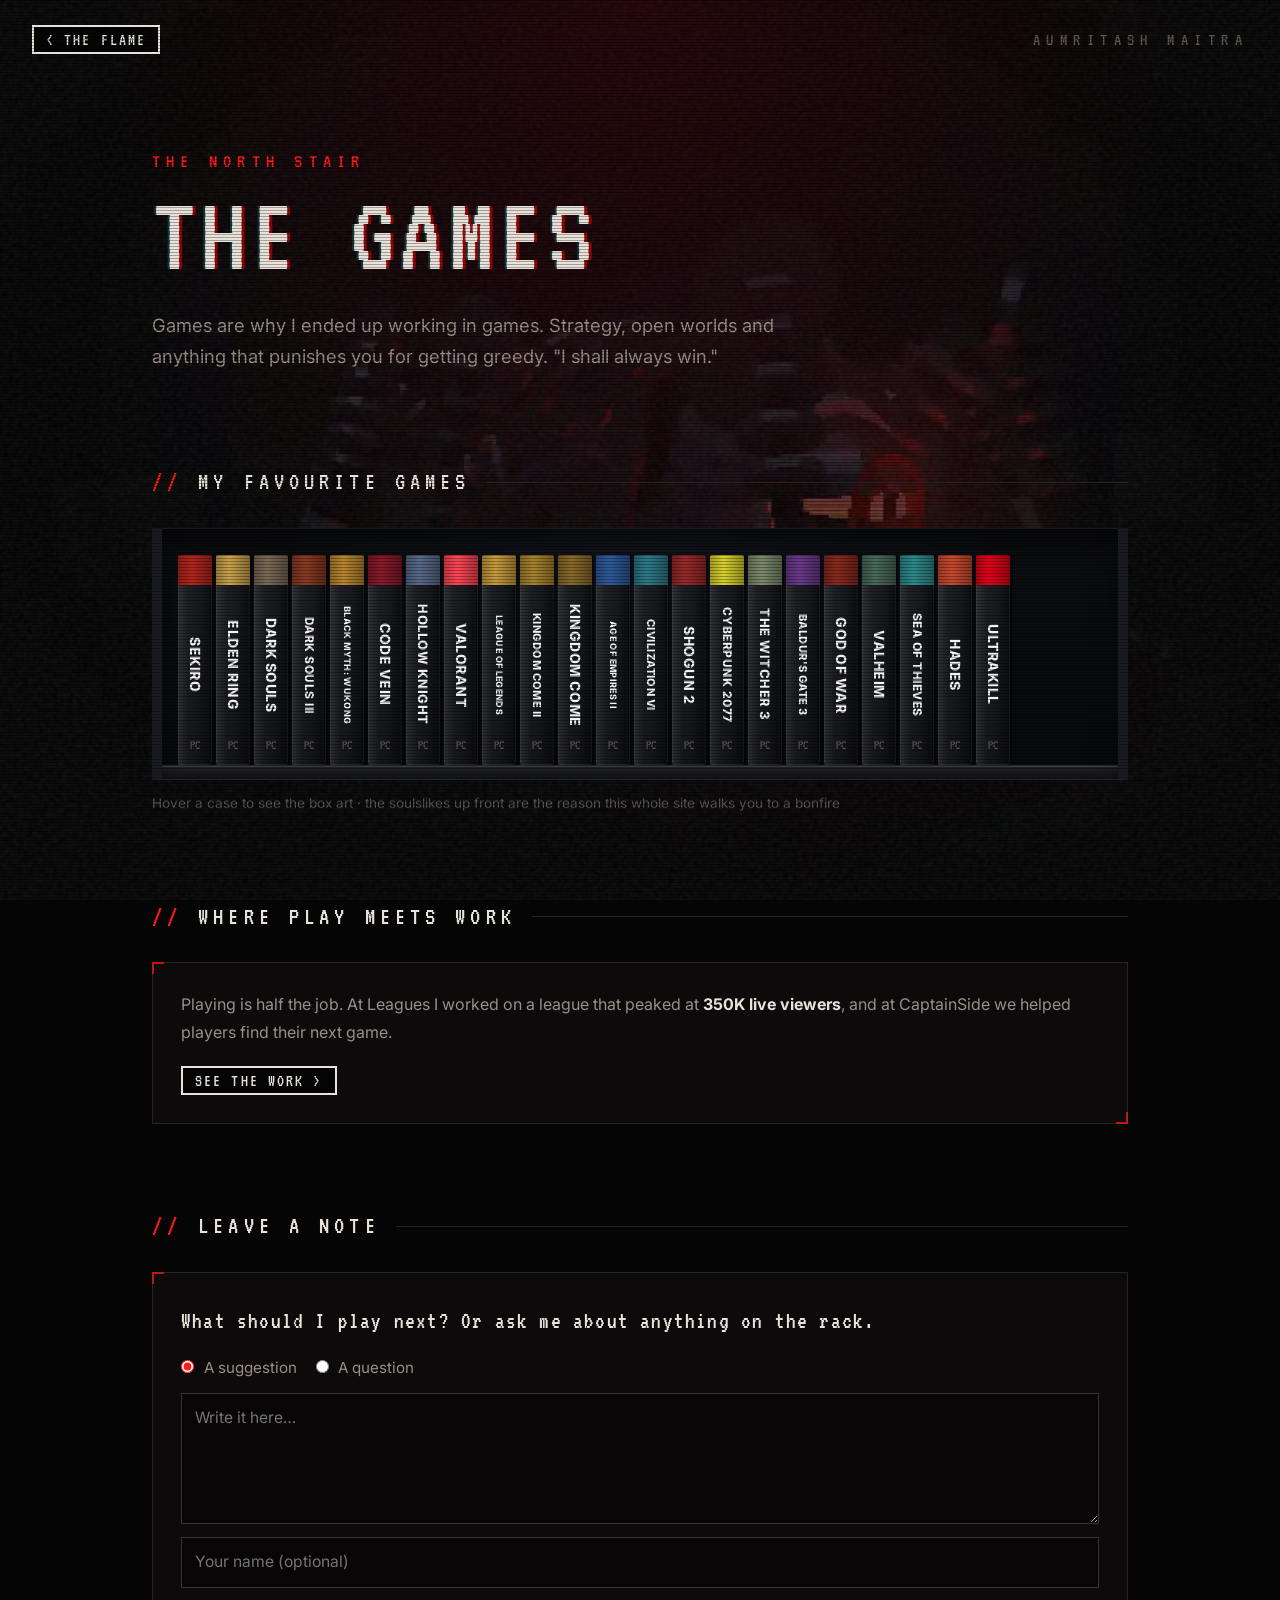
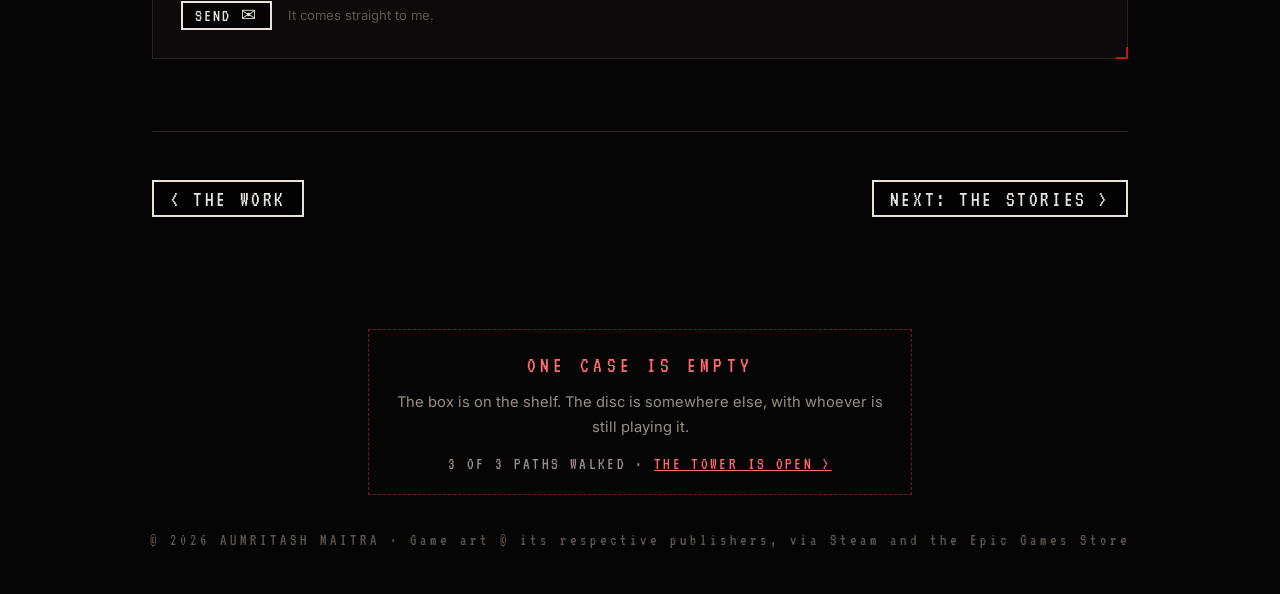
<file: new/games/index.html>
<!DOCTYPE html>
<html lang="en">
<head>
    <meta charset="UTF-8">
    <meta name="robots" content="noindex">
    <title>Moved - Aumritash Maitra</title>
    <link rel="canonical" href="https://aumritash.com/games/">
    <meta http-equiv="refresh" content="0; url=/games/">
    <script>location.replace('/games/' + location.hash);</script>
</head>
<body style="background:#050505;color:#e8e2da;font-family:sans-serif">
    <p>The site moved. <a href="/games/" style="color:#e8e2da">Continue to aumritash.com/games/</a></p>
</body>
</html>
</file>
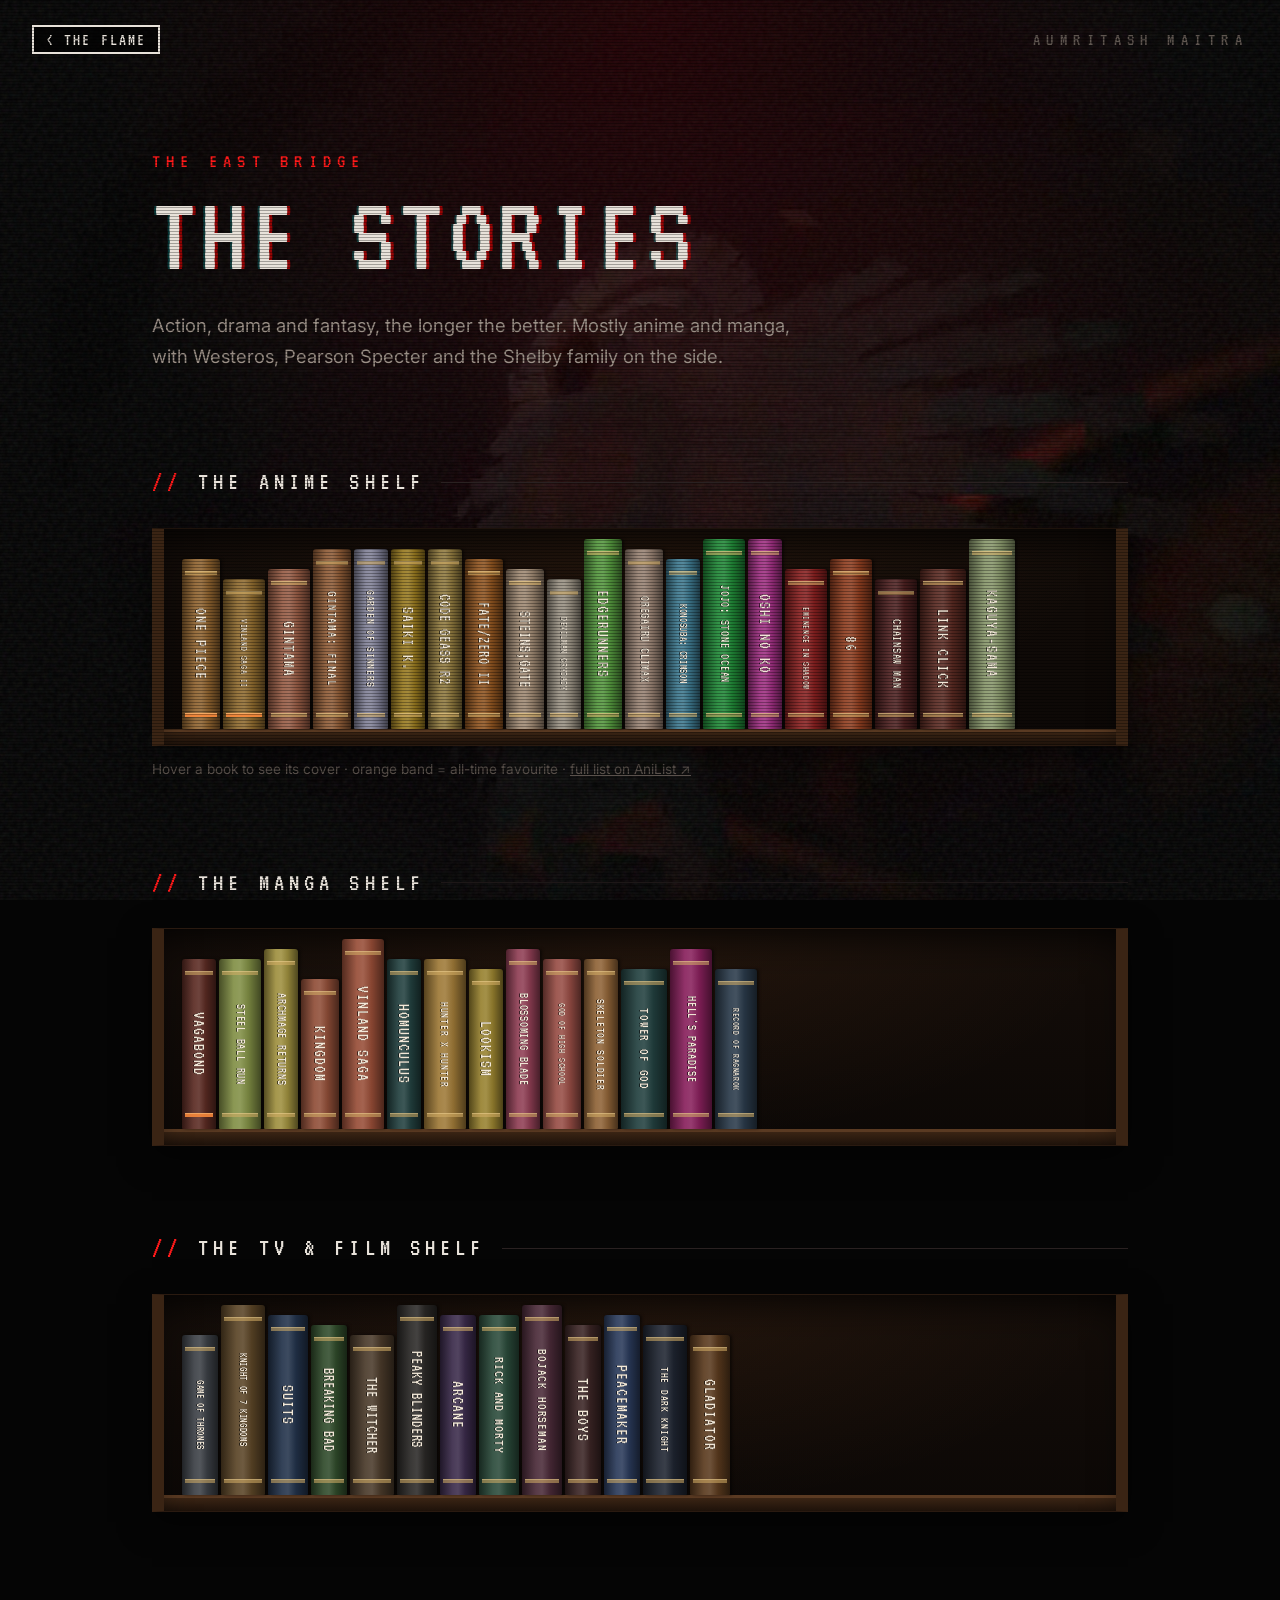
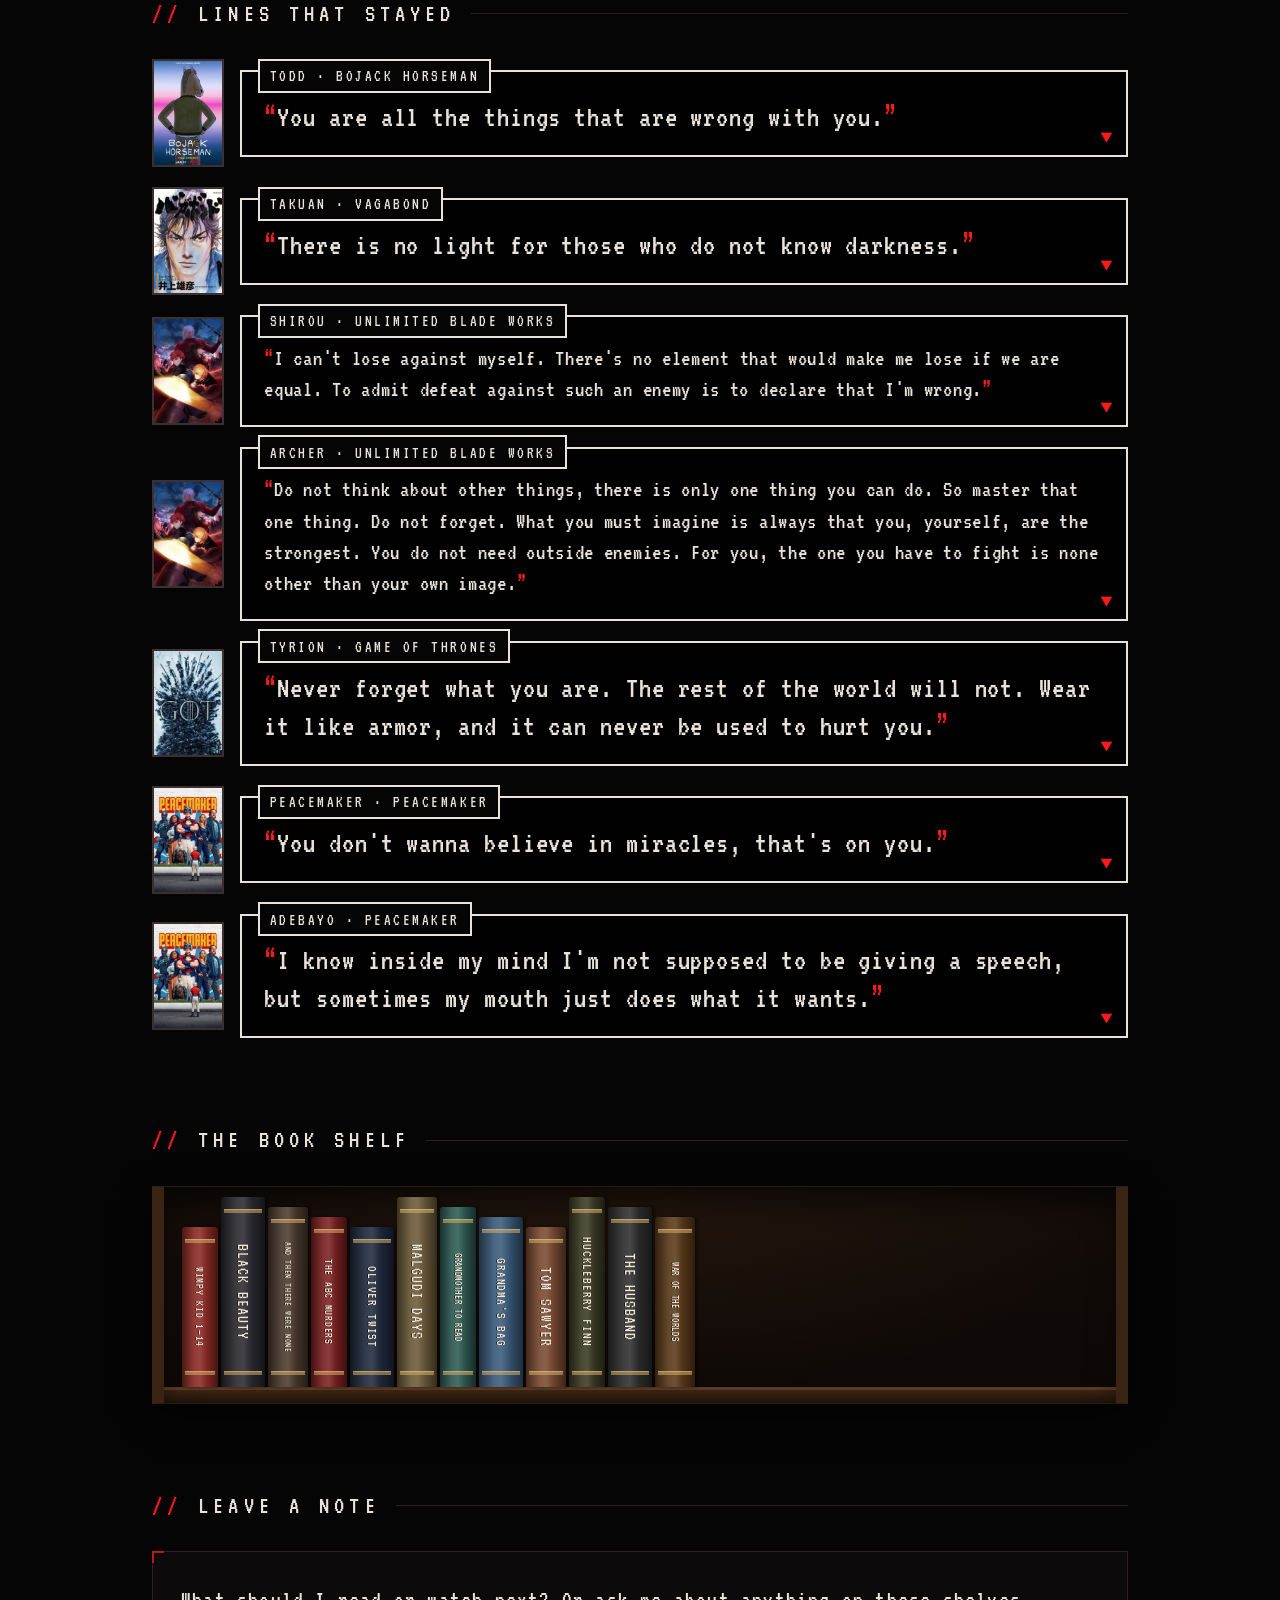
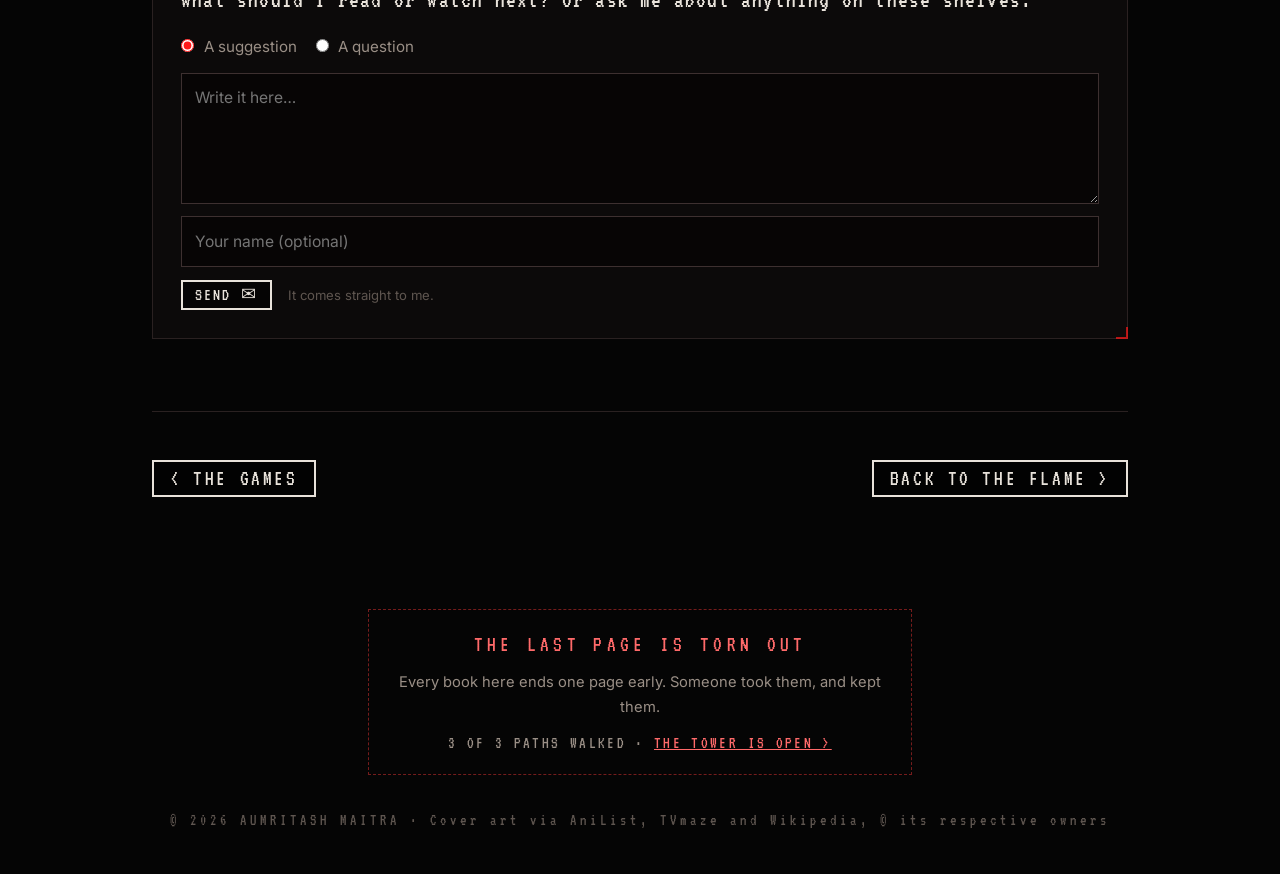
<file: new/stories/index.html>
<!DOCTYPE html>
<html lang="en">
<head>
    <meta charset="UTF-8">
    <meta name="robots" content="noindex">
    <title>Moved - Aumritash Maitra</title>
    <link rel="canonical" href="https://aumritash.com/stories/">
    <meta http-equiv="refresh" content="0; url=/stories/">
    <script>location.replace('/stories/' + location.hash);</script>
</head>
<body style="background:#050505;color:#e8e2da;font-family:sans-serif">
    <p>The site moved. <a href="/stories/" style="color:#e8e2da">Continue to aumritash.com/stories/</a></p>
</body>
</html>
</file>
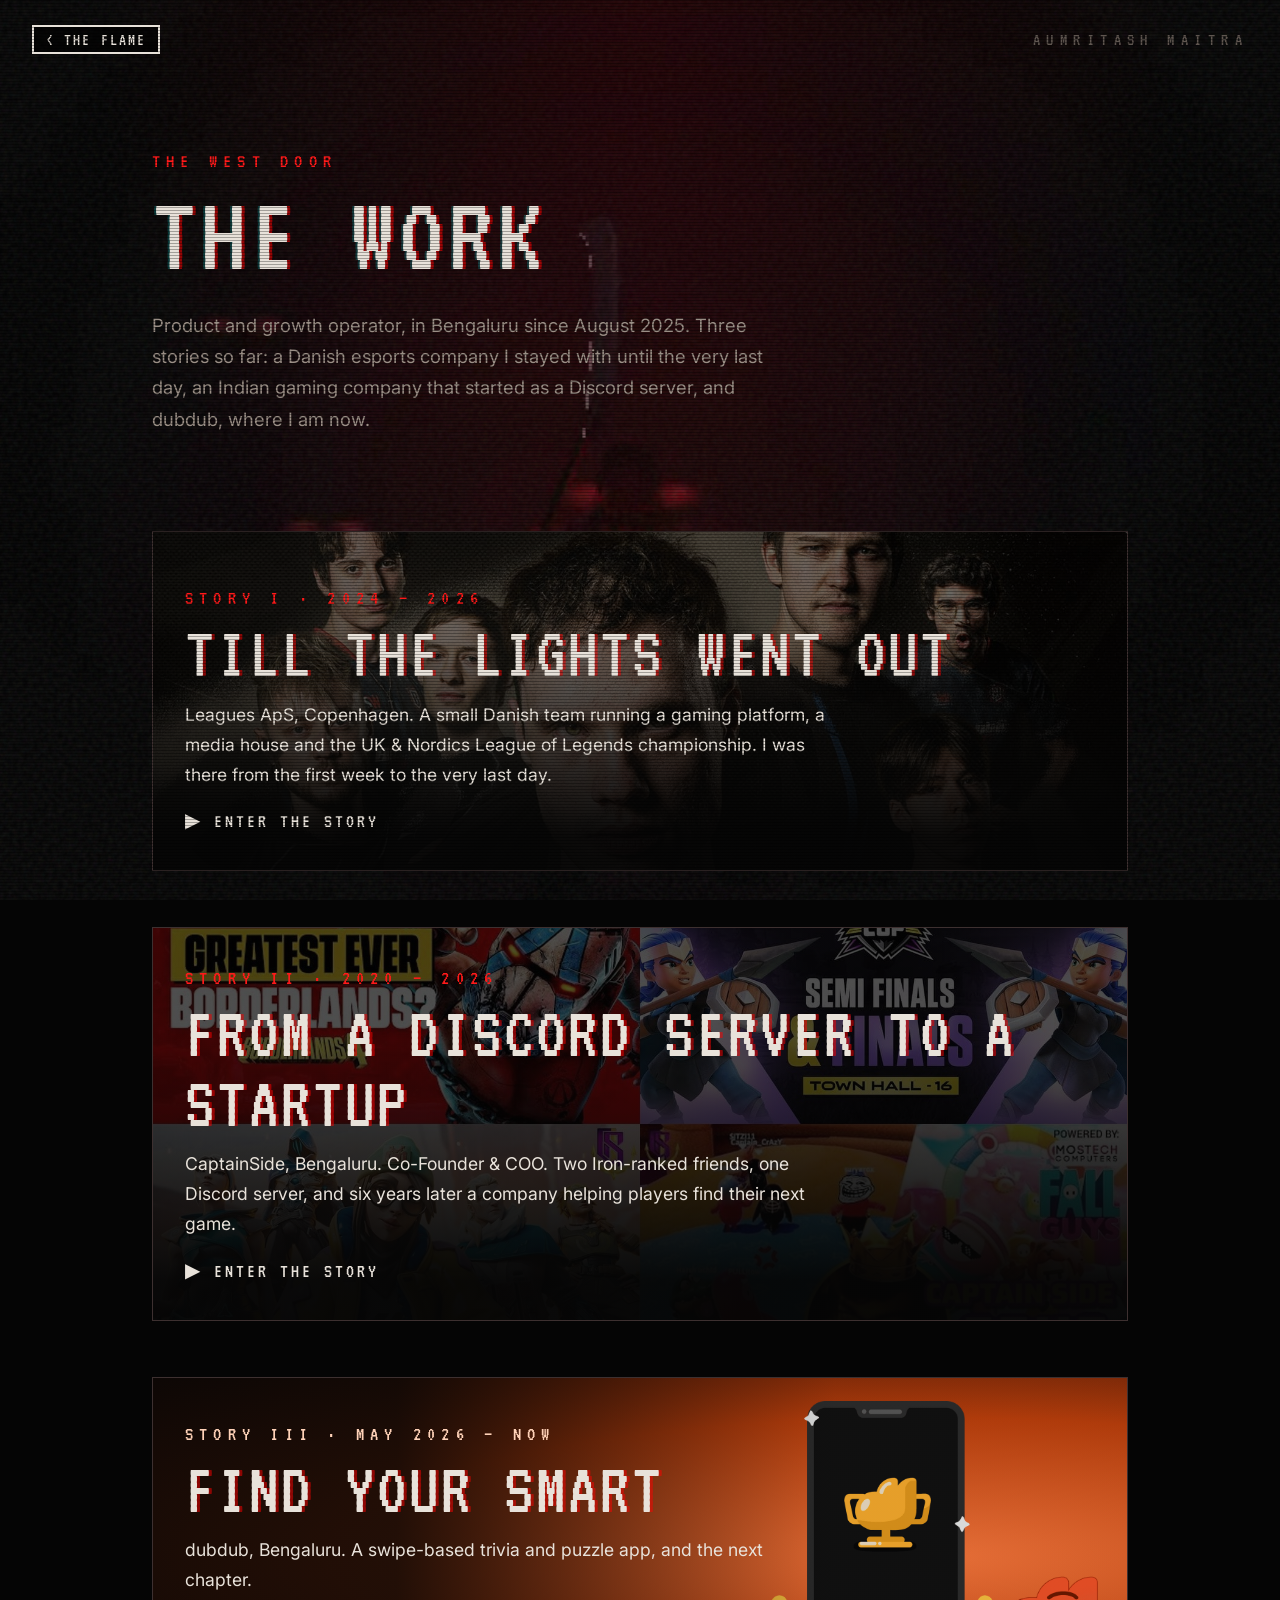
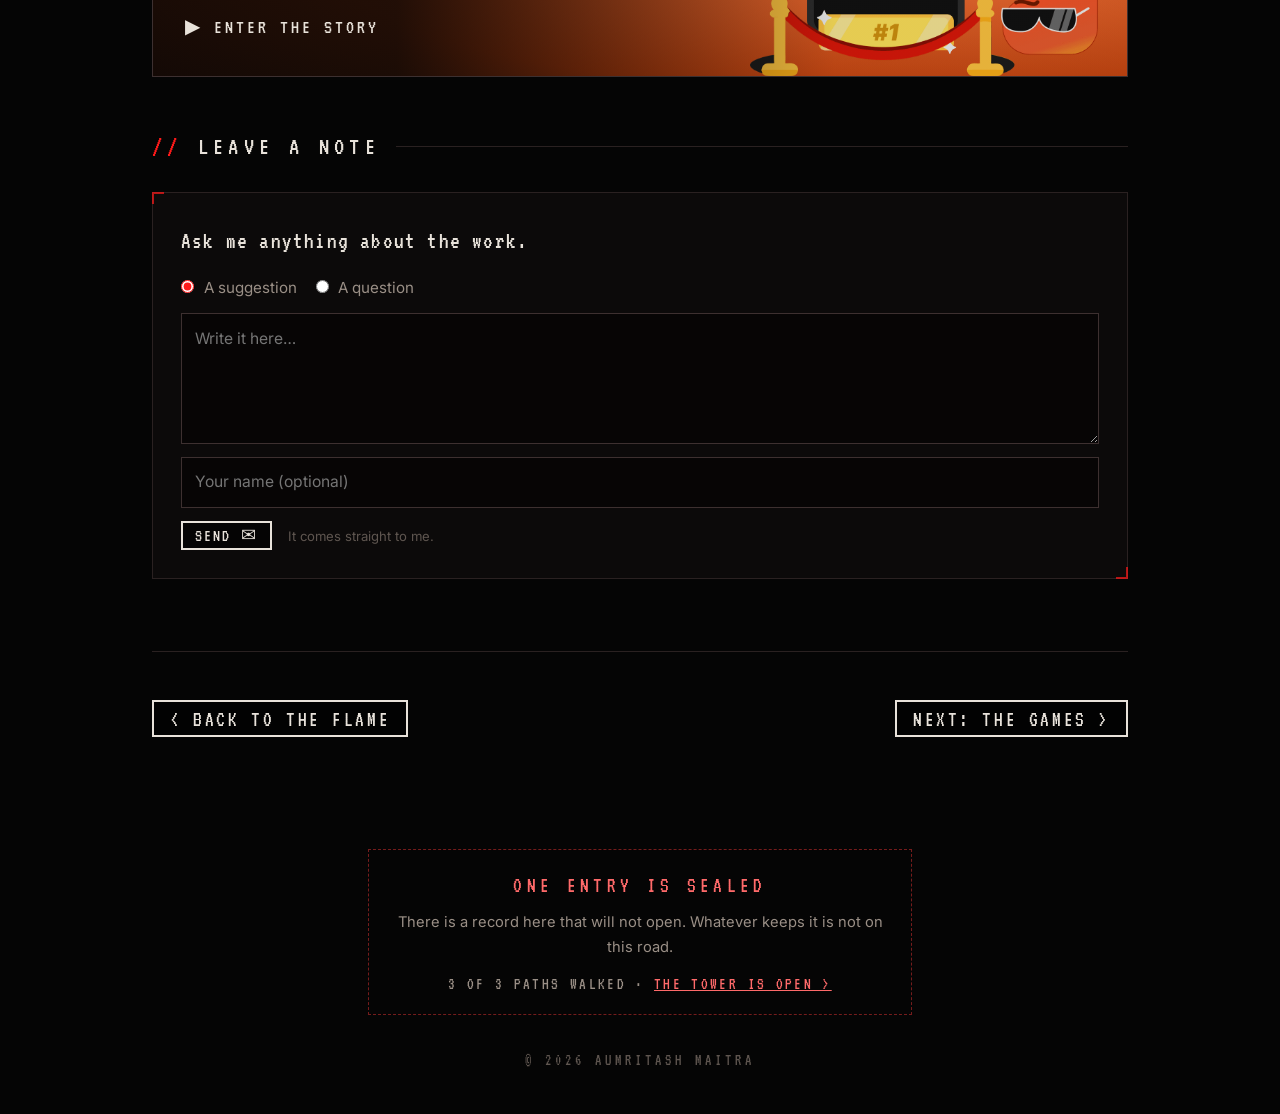
<file: new/work/index.html>
<!DOCTYPE html>
<html lang="en">
<head>
    <meta charset="UTF-8">
    <meta name="robots" content="noindex">
    <title>Moved - Aumritash Maitra</title>
    <link rel="canonical" href="https://aumritash.com/work/">
    <meta http-equiv="refresh" content="0; url=/work/">
    <script>location.replace('/work/' + location.hash);</script>
</head>
<body style="background:#050505;color:#e8e2da;font-family:sans-serif">
    <p>The site moved. <a href="/work/" style="color:#e8e2da">Continue to aumritash.com/work/</a></p>
</body>
</html>
</file>
<file: assets/chapter.css>
/* Shared look for the chapter pages behind "Know more..." */
:root {
    --bg: #050505;
    --panel: #0c0a0a;
    --panel-2: #141010;
    --line: #2a2121;
    --line-2: #3d3030;
    --text: #e8e2da;
    --dim: #9a8f86;
    --muted: #5f5650;
    --red: #ff1a1a;
    --red-dim: rgba(255, 26, 26, 0.1);
    --pixel: 'VT323', monospace;
    --sans: 'Inter', -apple-system, 'Segoe UI', Roboto, sans-serif;
}

* { margin: 0; padding: 0; box-sizing: border-box; }

::selection { background: var(--red); color: #000; }

html { scroll-behavior: smooth; }

body {
    background: var(--bg);
    color: var(--text);
    font-family: var(--sans);
    font-size: 16px;
    line-height: 1.7;
    -webkit-font-smoothing: antialiased;
    min-height: 100vh;
}

/* Grain + scanlines + a faint red glow, same family as the landing page */
body::before {
    content: '';
    position: fixed;
    inset: 0;
    pointer-events: none;
    z-index: 0;
    background:
        radial-gradient(ellipse at 50% 0%, rgba(110, 0, 8, 0.28), transparent 60%),
        url("data:image/svg+xml,%3Csvg viewBox='0 0 200 200' xmlns='http://www.w3.org/2000/svg'%3E%3Cfilter id='n'%3E%3CfeTurbulence type='fractalNoise' baseFrequency='0.9' numOctaves='3' stitchTiles='stitch'/%3E%3C/filter%3E%3Crect width='100%25' height='100%25' filter='url(%23n)' opacity='0.08'/%3E%3C/svg%3E");
}

body::after {
    content: '';
    position: fixed;
    inset: 0;
    pointer-events: none;
    z-index: 100;
    background: repeating-linear-gradient(to bottom, rgba(0, 0, 0, 0.3) 0 1px, transparent 1px 3px);
}

main, header.top, footer { position: relative; z-index: 1; }

a { color: inherit; }

/* ── Top bar ── */
.top {
    display: flex;
    justify-content: space-between;
    align-items: center;
    padding: 1.5rem 2rem;
    font-family: var(--pixel);
    font-size: 1.15rem;
    letter-spacing: 0.15em;
}

.top .name { color: var(--muted); letter-spacing: 0.35em; }

/* ── ULTRAKILL-style boxed buttons ── */
.btn {
    font-family: var(--pixel);
    font-size: 1.35rem;
    line-height: 1;
    letter-spacing: 0.12em;
    text-transform: uppercase;
    text-decoration: none;
    color: var(--text);
    background: rgba(0, 0, 0, 0.55);
    border: 2px solid var(--text);
    padding: 0.4rem 1rem 0.3rem;
    display: inline-flex;
    align-items: center;
    gap: 0.5rem;
    white-space: nowrap;
    cursor: pointer;
}

.btn:hover, .btn:focus-visible { background: var(--text); color: #000; outline: none; }
.btn:active { background: var(--red); border-color: var(--red); color: #000; }

.btn.small { font-size: 1.1rem; padding: 0.3rem 0.75rem 0.2rem; }

/* ── Chapter heading ── */
.wrap {
    max-width: 1040px;
    margin: 0 auto;
    padding: 0 2rem;
}

.chapter-head { padding: 4rem 0 3rem; }

.kicker {
    font-family: var(--pixel);
    font-size: 1.3rem;
    letter-spacing: 0.3em;
    color: var(--red);
}

.chapter-head h1 {
    font-family: var(--pixel);
    font-weight: 400;
    font-size: clamp(3.5rem, 11vw, 7rem);
    line-height: 0.9;
    letter-spacing: 0.04em;
    margin: 0.4rem 0 1.5rem;
    text-shadow: 3px 0 rgba(255, 0, 0, 0.55), -2px 0 rgba(0, 255, 255, 0.2);
}

.lede {
    font-size: 1.15rem;
    color: var(--dim);
    max-width: 640px;
}

/* ── Sections ── */
section { padding: 2.5rem 0; }

.section-title {
    font-family: var(--pixel);
    font-weight: 400;
    font-size: 1.6rem;
    letter-spacing: 0.2em;
    text-transform: uppercase;
    color: var(--text);
    display: flex;
    align-items: center;
    gap: 1rem;
    margin-bottom: 1.5rem;
}

.section-title::before { content: '//'; color: var(--red); }

.section-title::after {
    content: '';
    flex: 1;
    height: 1px;
    background: var(--line);
}

/* ── Panels ── */
.panel {
    background: var(--panel);
    border: 1px solid var(--line);
    padding: 1.75rem;
    position: relative;
}

.panel:hover { border-color: var(--line-2); }

/* Little corner brackets on panels */
.panel::before, .panel::after {
    content: '';
    position: absolute;
    width: 10px;
    height: 10px;
    border-color: var(--red);
    border-style: solid;
    opacity: 0.7;
}

.panel::before { top: -1px; left: -1px; border-width: 2px 0 0 2px; }
.panel::after { bottom: -1px; right: -1px; border-width: 0 2px 2px 0; }

.label {
    font-family: var(--pixel);
    font-size: 1.05rem;
    letter-spacing: 0.2em;
    text-transform: uppercase;
    color: var(--muted);
}

/* ── Stats strip ── */
.stats {
    display: grid;
    grid-template-columns: repeat(4, 1fr);
    gap: 1px;
    background: var(--line);
    border: 1px solid var(--line);
}

.stat { background: var(--panel); padding: 1.4rem 1.2rem; }

.stat-value {
    font-family: var(--pixel);
    font-size: 3rem;
    line-height: 1;
    color: var(--red);
}

.stat-label { font-size: 0.85rem; color: var(--dim); margin-top: 0.35rem; }

/* ── Mission cards (work) ── */
.missions { display: flex; flex-direction: column; gap: 1.25rem; }

.mission-top {
    display: flex;
    justify-content: space-between;
    align-items: baseline;
    gap: 1rem;
    flex-wrap: wrap;
}

.mission h3 {
    font-size: 1.35rem;
    font-weight: 600;
    line-height: 1.3;
}

.mission h3 span { color: var(--red); }

.mission-meta { font-family: var(--pixel); font-size: 1.15rem; letter-spacing: 0.1em; color: var(--muted); }

.mission-where { color: var(--dim); font-size: 0.92rem; margin: 0.25rem 0 1.1rem; }

.objectives { list-style: none; display: flex; flex-direction: column; gap: 0.55rem; }

.objectives li {
    padding-left: 1.6rem;
    position: relative;
    color: var(--dim);
}

.objectives li::before {
    content: '[x]';
    position: absolute;
    left: 0;
    font-family: var(--pixel);
    font-size: 1.05rem;
    color: var(--red);
}

.objectives li strong { color: var(--text); font-weight: 600; }

.tags { display: flex; flex-wrap: wrap; gap: 0.5rem; margin-top: 1.25rem; }

.tag {
    font-family: var(--pixel);
    font-size: 1rem;
    letter-spacing: 0.1em;
    text-transform: uppercase;
    color: var(--dim);
    border: 1px solid var(--line-2);
    padding: 0.05rem 0.55rem;
}

.links { display: flex; flex-wrap: wrap; gap: 0.75rem; margin-top: 1.25rem; }

/* ── Timeline (the Leagues.gg run) ── */
.run {
    list-style: none;
    position: relative;
    display: flex;
    flex-direction: column;
    gap: 1rem;
    padding-left: 1.75rem;
}

.run::before {
    content: '';
    position: absolute;
    left: 0.45rem;
    top: 0.5rem;
    bottom: 0.5rem;
    width: 2px;
    background: linear-gradient(to bottom, var(--red), var(--line-2) 85%, transparent);
}

.run > li { position: relative; }

.run > li::marker { content: none; }

.run > li > .run-date::before {
    content: '';
    position: absolute;
    left: -1.65rem;
    top: 1.95rem;
    width: 10px;
    height: 10px;
    background: var(--bg);
    border: 2px solid var(--red);
    transform: rotate(45deg);
}

.run-date {
    font-family: var(--pixel);
    font-size: 1.15rem;
    letter-spacing: 0.2em;
    color: var(--red);
}

.run h3 { font-size: 1.2rem; font-weight: 600; margin: 0.15rem 0 0.4rem; }
.run p:not(.run-date) { color: var(--dim); }
.run strong { color: var(--text); font-weight: 600; }
.run-src { color: var(--muted); font-size: 0.8rem; margin-top: 1rem; }

/* ── Card grids (games, stories) ── */
.grid {
    display: grid;
    grid-template-columns: repeat(3, 1fr);
    gap: 1rem;
}

.card h3 { font-size: 1.15rem; font-weight: 600; margin: 0.4rem 0 0.35rem; }
.card p { color: var(--dim); font-size: 0.95rem; }

.card.empty {
    border-style: dashed;
    background: transparent;
}

.card.empty::before, .card.empty::after { display: none; }
.card.empty h3 { color: var(--muted); }
.card.empty p { color: var(--muted); }

/* ── Two columns ── */
.split { display: grid; grid-template-columns: 1fr 1fr; gap: 1rem; }

/* ── Chapter nav at the bottom ── */
.chapter-nav {
    display: flex;
    justify-content: space-between;
    gap: 1rem;
    flex-wrap: wrap;
    padding: 3rem 0 4rem;
    border-top: 1px solid var(--line);
    margin-top: 2rem;
}

footer {
    text-align: center;
    padding: 0 2rem 2.5rem;
    font-family: var(--pixel);
    font-size: 1rem;
    letter-spacing: 0.25em;
    color: var(--muted);
}

/* ── Arriving from the flame: black, the place's name, then the page ── */
.arrive {
    position: fixed;
    inset: 0;
    z-index: 200;
    background: #000;
    display: grid;
    place-items: center;
    transition: opacity 1.4s ease;
}

.arrive > div { text-align: center; padding: 0 1.5rem; }

.arrive .arrive-name {
    font-family: var(--pixel);
    font-size: clamp(2.4rem, 8vw, 4.5rem);
    letter-spacing: 0.25em;
    color: #ffd9a0;
    text-shadow: 0 0 18px rgba(255, 150, 60, 0.7);
    animation: arrive-in 1.1s ease both;
}

.arrive .arrive-line {
    margin-top: 1rem;
    font-family: var(--pixel);
    font-size: clamp(1.2rem, 3.2vw, 1.6rem);
    letter-spacing: 0.08em;
    color: var(--dim);
    animation: fade-up 1s ease 0.9s both;
}

@keyframes fade-up { from { opacity: 0; transform: translateY(6px); } to { opacity: 1; transform: none; } }

.arrive.out { opacity: 0; pointer-events: none; }
.arrive.again .arrive-name { animation-duration: 0.3s; }
.arrive.again .arrive-line { animation-duration: 0.3s; animation-delay: 0.1s; }
.arrive:not(.again) .arrive-name { animation-duration: 0.7s; }
.arrive:not(.again) .arrive-line { animation-duration: 0.6s; animation-delay: 0.45s; }

@keyframes arrive-in { from { opacity: 0; letter-spacing: 0.45em; } to { opacity: 1; letter-spacing: 0.25em; } }

/* ── Leave a note ── */
.ask-form { display: flex; flex-direction: column; gap: 0.8rem; }
.ask-prompt { font-family: var(--pixel); font-size: 1.5rem; letter-spacing: 0.05em; }
.ask-kind { display: flex; gap: 1.2rem; flex-wrap: wrap; color: var(--dim); font-size: 0.95rem; }
.ask-kind input { accent-color: var(--red); margin-right: 0.35rem; }
.ask-form textarea, .ask-form input[type="text"] {
    width: 100%;
    background: #070505;
    color: var(--text);
    border: 1px solid var(--line-2);
    padding: 0.7rem 0.8rem;
    font: inherit;
    font-size: 0.98rem;
    resize: vertical;
}
.ask-form textarea:focus, .ask-form input[type="text"]:focus { outline: none; border-color: var(--text); }
.ask-row { display: flex; align-items: center; gap: 1rem; flex-wrap: wrap; }
.ask-hint { color: var(--muted); font-size: 0.82rem; }

/* ── Phones ── */
@media (max-width: 760px) {
    .top { padding: 1rem 1rem; }
    .top .name { display: none; }
    .wrap { padding: 0 1rem; }
    .chapter-head { padding: 2.5rem 0 2rem; }
    .stats { grid-template-columns: repeat(2, 1fr); }
    .grid, .split { grid-template-columns: 1fr; }
    .panel { padding: 1.3rem; }
    .btn { font-size: 1.2rem; }
}

/* The one thing each chapter is missing: a hint at the tower */
.missing { position: relative; z-index: 1; max-width: 34rem; margin: 3rem auto 2rem; padding: 1.1rem 1.3rem 1rem; border: 1px dashed rgba(255, 58, 58, 0.45); text-align: center; }
.missing-title { font-family: var(--pixel); font-size: 1.35rem; letter-spacing: 0.2em; color: #ff6a6a; }
.missing-line { color: var(--dim); font-size: 0.92rem; margin-top: 0.35rem; }
.missing-count { font-family: var(--pixel); font-size: 1.05rem; letter-spacing: 0.14em; color: var(--dim); margin-top: 0.6rem; }
.missing-count a { color: #ff6a6a; }
.missing.kept { border-color: rgba(255, 207, 138, 0.5); }
.missing.kept .missing-title { color: #ffd9a0; }

/* ── Something from the tower, far back behind each chapter ──
   A plain still picture: its dimness and its fade into the page's black are in the image itself, and nothing about
   it moves, so it costs nothing while the page scrolls. */
.lurk {
    position: fixed;
    inset: 0;
    z-index: -1;
    pointer-events: none;
    background: #050505 center / cover no-repeat;
    transform: translateZ(0);
}
.lurk-work { background-image: url(bg/work.webp); background-position: 40% 60%; }
.lurk-games { background-image: url(bg/games.webp); background-position: 35% 70%; }
.lurk-stories { background-image: url(bg/stories.webp); background-position: 60% 40%; }
</file>
